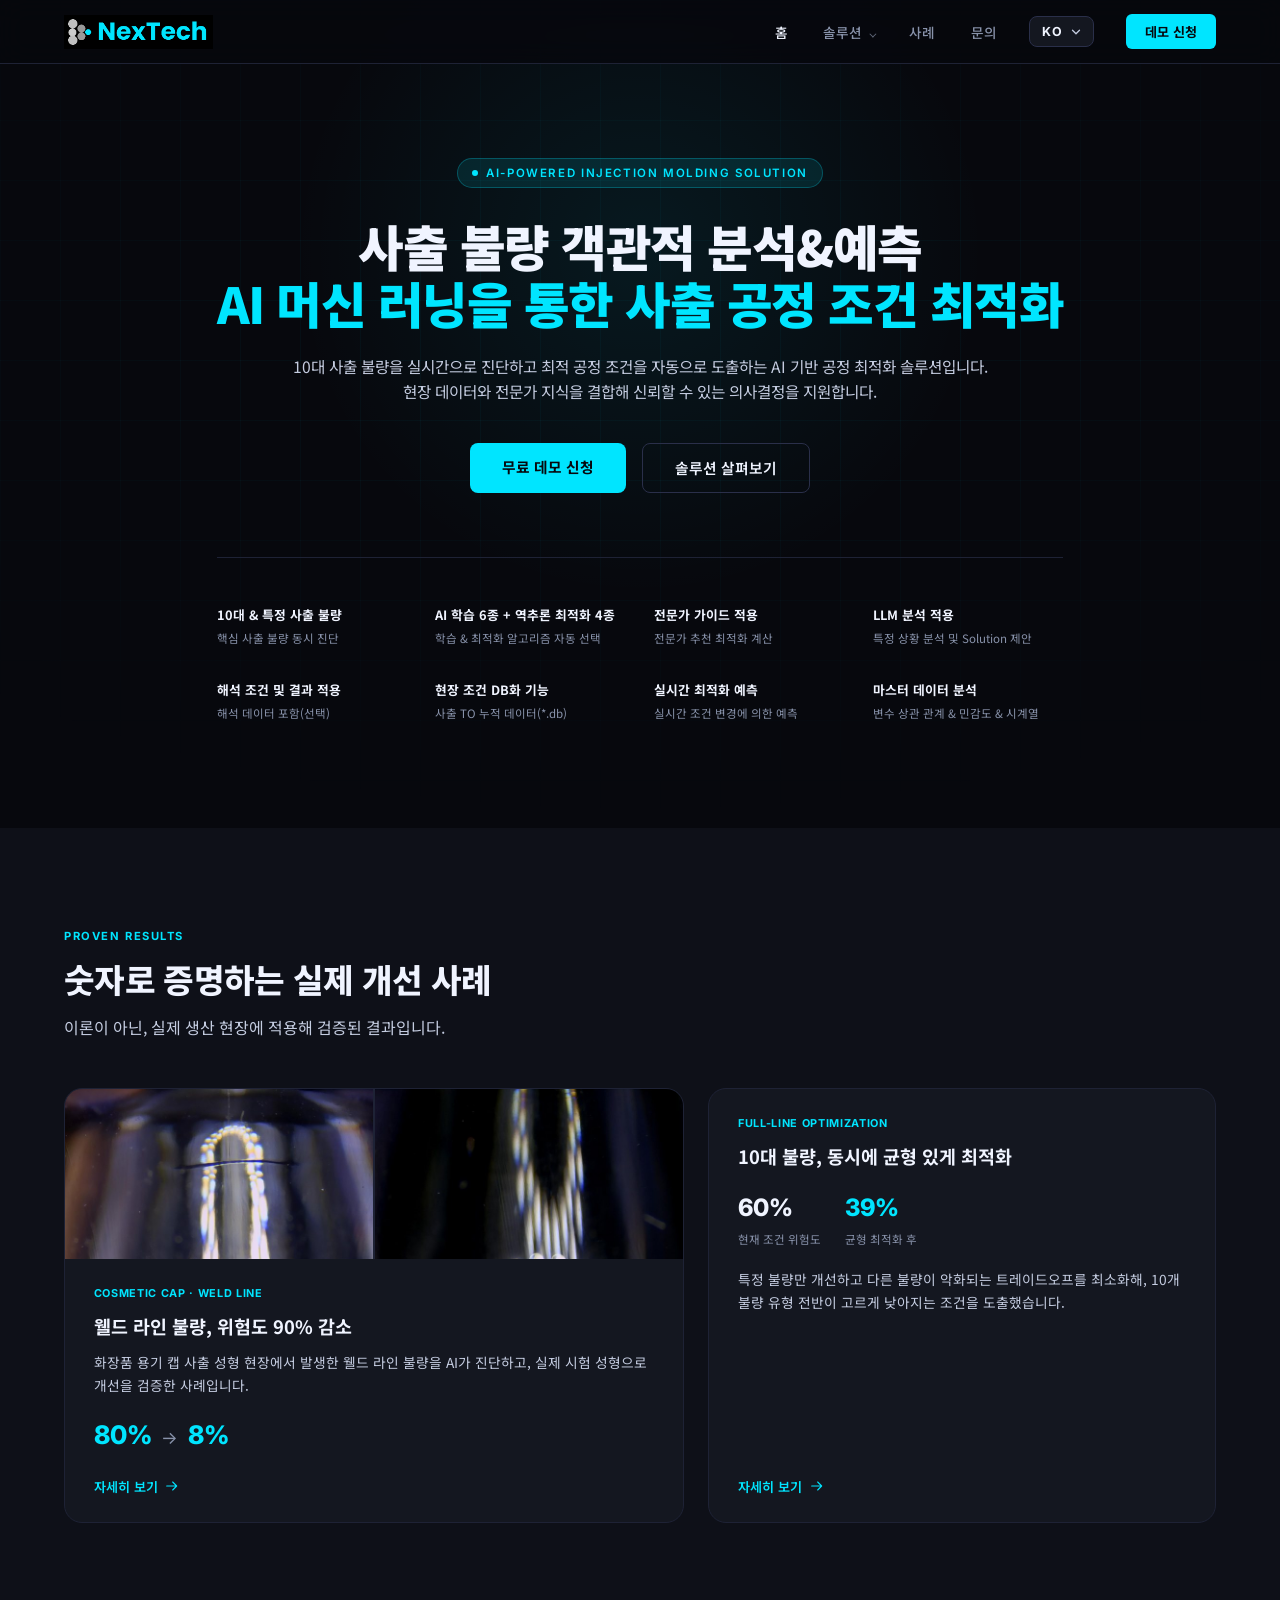
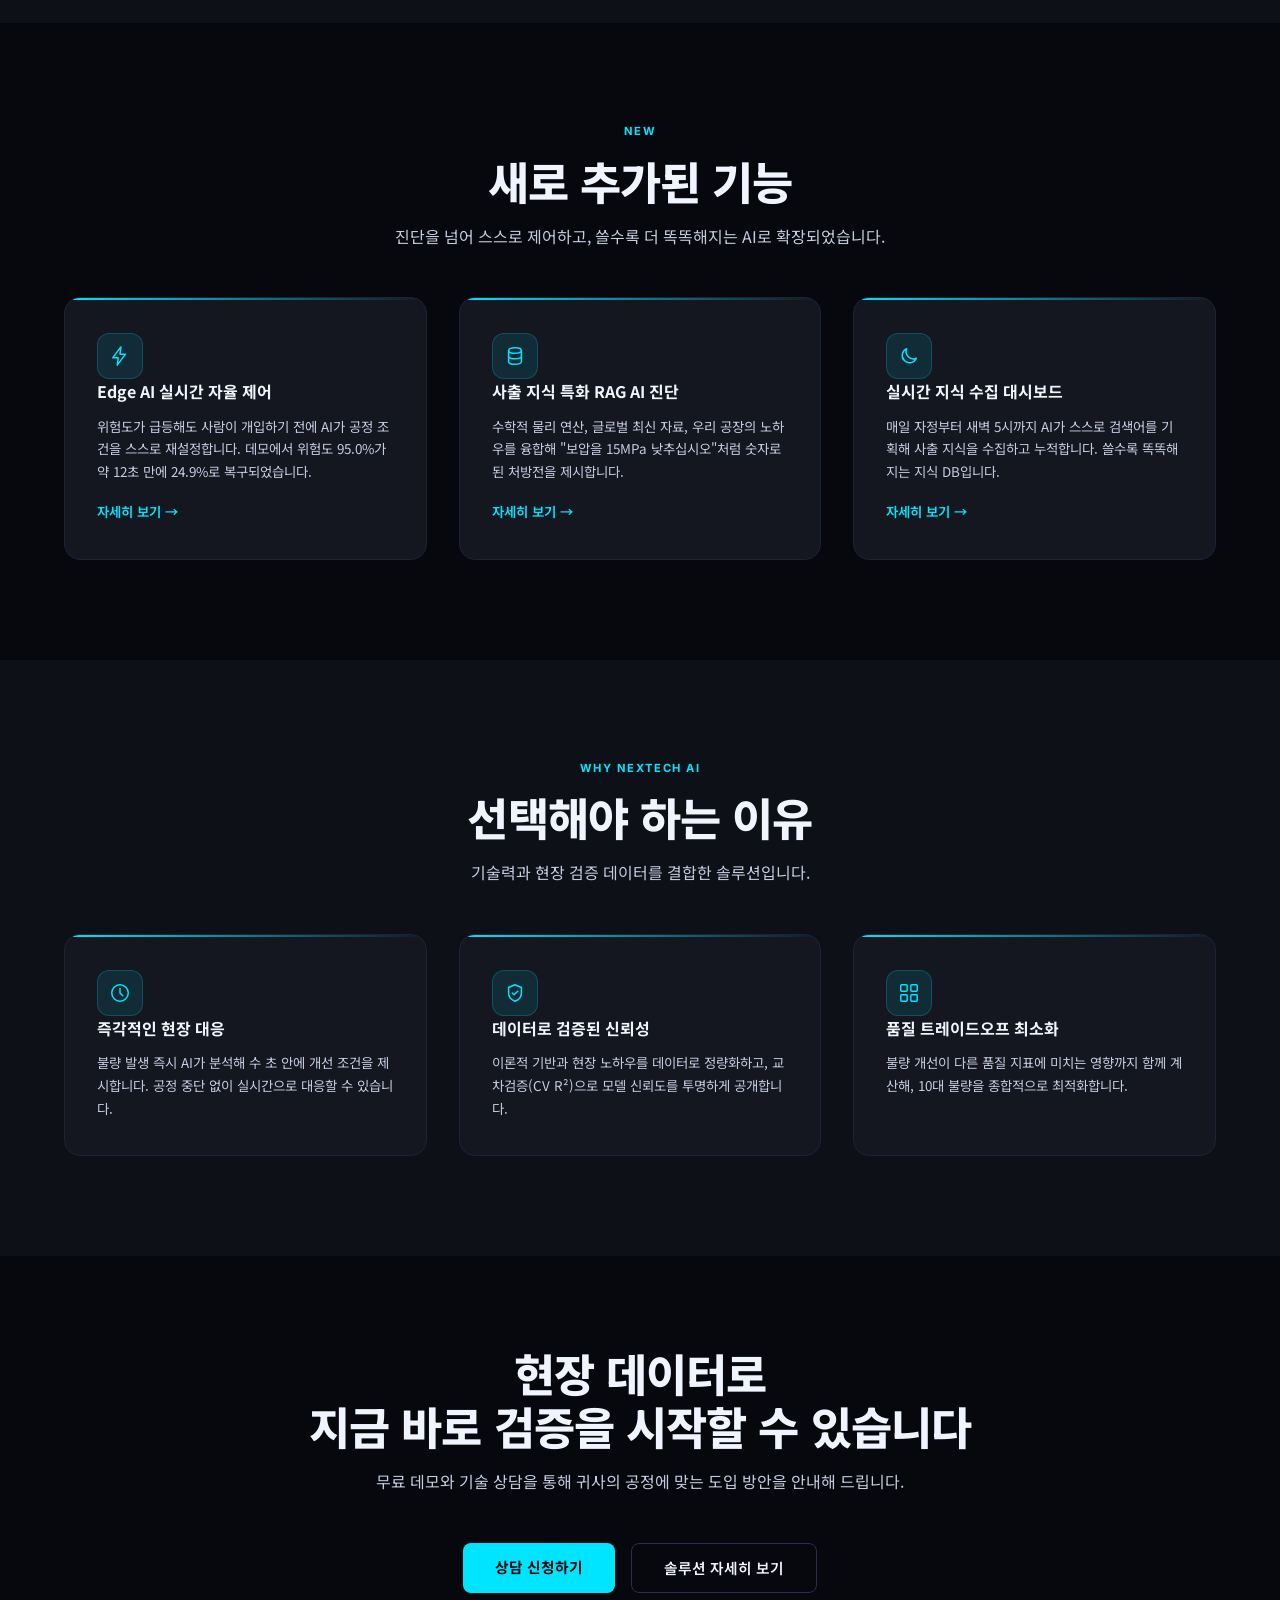
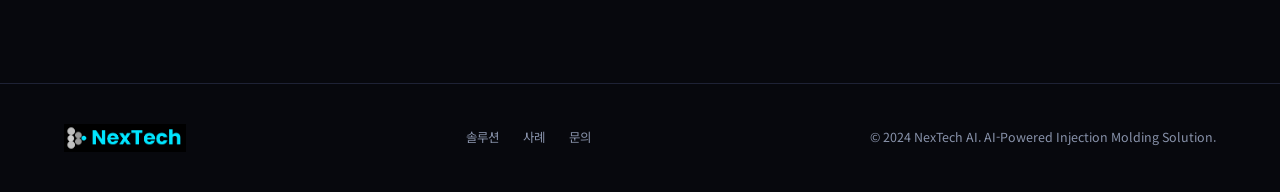
<file: index.html>
<!DOCTYPE html>
<html lang="ko">
<head>
<meta charset="UTF-8">
<meta name="viewport" content="width=device-width, initial-scale=1.0">
<title data-i18n="page-title">NexTech AI — 사출 AI 솔루션 | 통합 사출 불량 AI 진단·최적화</title>

<meta name="description" content="사출 AI 솔루션 NexTech AI — 10대 사출 불량(웰드라인, 싱크마크, 플래시, 미성형 등)을 AI가 실시간 진단하고 최적 공정 조건을 자동 도출합니다. 현장 전문가 노하우와 머신러닝을 결합한 사출 성형 불량 개선 솔루션.">
<meta name="keywords" content="사출 AI, 사출 불량, 사출 성형 AI, 웰드라인 개선, 싱크마크, 사출 공정 최적화, 머신러닝 품질관리, 스마트팩토리, 사출성형 불량 진단, NexTech AI">
<meta name="author" content="NexTech AI">
<link rel="canonical" href="https://nextech315.github.io/Injection-Molding-Solution/">
<meta property="og:type" content="website">
<meta property="og:site_name" content="NexTech AI">
<meta property="og:title" content="NexTech AI — 사출 AI 솔루션">
<meta property="og:description" content="10대 사출 불량을 실시간으로 진단하고, 최적 공정 조건을 자동으로 도출하는 AI 기반 사출 성형 최적화 솔루션.">
<meta property="og:url" content="https://nextech315.github.io/Injection-Molding-Solution/">
<meta property="og:locale" content="ko_KR">
<meta name="twitter:card" content="summary">
<meta name="twitter:title" content="NexTech AI — 사출 AI 솔루션">
<meta name="twitter:description" content="10대 사출 불량을 실시간으로 진단하고, 최적 공정 조건을 자동으로 도출하는 AI 기반 사출 성형 최적화 솔루션.">
<script type="application/ld+json">
{
  "@context": "https://schema.org",
  "@type": "SoftwareApplication",
  "name": "NexTech AI 사출 AI 솔루션",
  "applicationCategory": "BusinessApplication",
  "operatingSystem": "Web",
  "description": "10대 사출 불량을 실시간으로 진단하고 최적 공정 조건을 자동으로 도출하는 AI 기반 공정 최적화 솔루션.",
  "url": "https://nextech315.github.io/Injection-Molding-Solution/",
  "provider": { "@type": "Organization", "name": "NexTech AI", "email": "nextech315@gmail.com" },
  "inLanguage": ["ko", "en"]
}
</script>

<link rel="preconnect" href="https://fonts.googleapis.com">
<link href="https://fonts.googleapis.com/css2?family=Inter:wght@300;400;500;600;700;800;900&family=Noto+Sans+KR:wght@300;400;500;700;900&family=Noto+Sans+JP:wght@300;400;500;700;900&display=swap" rel="stylesheet">
<link rel="stylesheet" href="css/style.css?v=5">
<link rel="stylesheet" href="css/nav-extra.css?v=2">
</head>
<body>

<!-- NAV -->
<nav>
  <a href="index.html" class="nav-logo"><img src="images/logo/logo-nav.png" alt="NexTech"></a>
  <div class="nav-right">
    <ul class="nav-links">
      <li><a href="index.html" data-i18n="nav-home">홈</a></li>
      <li><a href="solution.html" data-i18n="nav-solution">솔루션</a></li>
      <li><a href="case.html" data-i18n="nav-case">사례</a></li>
      <li><a href="contact.html" data-i18n="nav-contact">문의</a></li>
    </ul>
    <div class="lang-select">
      <button type="button" class="lang-current" aria-haspopup="listbox" aria-expanded="false" aria-label="Language"><span class="lang-current-code">KO</span><svg class="lang-chev" viewBox="0 0 24 24" aria-hidden="true"><path d="M6 9l6 6 6-6"/></svg></button>
      <div class="lang-menu" role="listbox" aria-label="Language">
        <button type="button" class="lang-btn active" data-lang-btn="ko" role="option">KO</button>
        <button type="button" class="lang-btn" data-lang-btn="en" role="option">EN</button>
        <button type="button" class="lang-btn" data-lang-btn="ja" role="option">JA</button>
      </div>
    </div>
    <a href="contact.html" class="nav-cta" data-i18n="nav-cta">데모 신청</a>
  </div>
  <button type="button" class="nav-toggle" aria-label="메뉴 열기" aria-expanded="false">
    <svg class="icon" viewBox="0 0 24 24"><path d="M3 6h18M3 12h18M3 18h18"/></svg>
  </button>
</nav>
<div class="mobile-menu">
  <a href="index.html" data-i18n="nav-home">홈</a>
  <a href="solution.html" data-i18n="nav-solution">솔루션</a>
  <a href="case.html" data-i18n="nav-case">사례</a>
  <a href="contact.html" data-i18n="nav-contact">문의</a>
  <div class="lang-select">
    <button type="button" class="lang-current" aria-haspopup="listbox" aria-expanded="false" aria-label="Language"><span class="lang-current-code">KO</span><svg class="lang-chev" viewBox="0 0 24 24" aria-hidden="true"><path d="M6 9l6 6 6-6"/></svg></button>
    <div class="lang-menu" role="listbox" aria-label="Language">
      <button type="button" class="lang-btn active" data-lang-btn="ko" role="option">KO</button>
      <button type="button" class="lang-btn" data-lang-btn="en" role="option">EN</button>
      <button type="button" class="lang-btn" data-lang-btn="ja" role="option">JA</button>
    </div>
  </div>
  <a href="contact.html" class="nav-cta" data-i18n="nav-cta">데모 신청</a>
</div>

<!-- HERO -->
<section id="hero">
  <div class="hero-grid"></div>
  <div class="hero-glow"></div>
  <div class="hero-inner">
    <div class="hero-eyebrow">AI-Powered Injection Molding Solution</div>
    <h1 class="hero-title hero-title-sm" data-i18n="hero-title">
      사출 불량 객관적 분석&amp;예측<br>
      <em>AI 머신 러닝을 통한 사출 공정 조건 최적화</em>
    </h1>
    <p class="hero-sub hero-sub-wide" data-i18n="hero-sub">
      10대 사출 불량을 실시간으로 진단하고 최적 공정 조건을 자동으로 도출하는 AI 기반 공정 최적화 솔루션입니다.<br>
      현장 데이터와 전문가 지식을 결합해 신뢰할 수 있는 의사결정을 지원합니다.
    </p>
    <div class="hero-actions">
      <a href="contact.html" class="btn-primary" data-i18n="hero-btn-primary">무료 데모 신청</a>
      <a href="solution.html" class="btn-outline" data-i18n="hero-btn-outline">솔루션 살펴보기</a>
    </div>
    <div class="hero-features-grid">
      <div class="hero-feature-item">
        <div class="main" data-i18n="hf1-main">10대 & 특정 사출 불량</div>
        <div class="sub" data-i18n="hf1-sub">핵심 사출 불량 동시 진단</div>
      </div>
      <div class="hero-feature-item">
        <div class="main" data-i18n="hf2-main">AI 학습 6종 + 역추론 최적화 4종</div>
        <div class="sub" data-i18n="hf2-sub">학습 & 최적화 알고리즘 자동 선택</div>
      </div>
      <div class="hero-feature-item">
        <div class="main" data-i18n="hf3-main">전문가 가이드 적용</div>
        <div class="sub" data-i18n="hf3-sub">전문가 추천 최적화 계산</div>
      </div>
      <div class="hero-feature-item">
        <div class="main" data-i18n="hf4-main">LLM 분석 적용</div>
        <div class="sub" data-i18n="hf4-sub">특정 상황 분석 및 Solution 제안</div>
      </div>
      <div class="hero-feature-item">
        <div class="main" data-i18n="hf5-main">해석 조건 및 결과 적용</div>
        <div class="sub" data-i18n="hf5-sub">해석 데이터 포함(선택)</div>
      </div>
      <div class="hero-feature-item">
        <div class="main" data-i18n="hf6-main">현장 조건 DB화 기능</div>
        <div class="sub" data-i18n="hf6-sub">사출 TO 누적 데이터(*.db)</div>
      </div>
      <div class="hero-feature-item">
        <div class="main" data-i18n="hf7-main">실시간 최적화 예측</div>
        <div class="sub" data-i18n="hf7-sub">실시간 조건 변경에 의한 예측</div>
      </div>
      <div class="hero-feature-item">
        <div class="main" data-i18n="hf8-main">마스터 데이터 분석</div>
        <div class="sub" data-i18n="hf8-sub">변수 상관 관계 & 민감도 & 시계열</div>
      </div>
    </div>
  </div>
</section>

<!-- CASE HIGHLIGHT (사례 우선 배치) -->
<section id="case-highlight">
  <div class="reveal">
    <span class="section-tag">Proven Results</span>
    <h2 class="section-title title-oneline" data-i18n="hl-title">숫자로 증명하는 실제 개선 사례</h2>
    <p class="section-sub" data-i18n="hl-sub">이론이 아닌, 실제 생산 현장에 적용해 검증된 결과입니다.</p>
  </div>
  <div class="highlight-grid reveal">
    <a href="case.html#case" class="highlight-card">
      <div class="highlight-photos">
        <img src="images/case/transparent-before.jpg" alt="개선 전 화장품 캡 웰드 라인 불량" data-i18n-alt="hl-img1-alt">
        <img src="images/case/transparent-after.jpg" alt="개선 후 화장품 캡 웰드 라인 불량 해소" data-i18n-alt="hl-img2-alt">
      </div>
      <div class="highlight-body">
        <div class="highlight-tag">Cosmetic Cap · Weld Line</div>
        <h3 data-i18n="hl-card1-title">웰드 라인 불량, 위험도 90% 감소</h3>
        <p data-i18n="hl-card1-p">화장품 용기 캡 사출 성형 현장에서 발생한 웰드 라인 불량을 AI가 진단하고, 실제 시험 성형으로 개선을 검증한 사례입니다.</p>
        <div class="highlight-result">
          <span class="num accent">80%</span>
          <span class="arrow">→</span>
          <span class="num accent">8%</span>
        </div>
        <div class="highlight-link">
          <span data-i18n="hl-link">자세히 보기</span>
          <svg class="icon" viewBox="0 0 24 24" style="width:16px;height:16px"><path d="M4 12h15M13 6l6 6-6 6"/></svg>
        </div>
      </div>
    </a>
    <a href="case.html#multicase" class="highlight-card compact">
      <div class="highlight-body">
        <div class="highlight-tag">Full-Line Optimization</div>
        <h3 data-i18n="hl-card2-title">10대 불량, 동시에 균형 있게 최적화</h3>
        <div class="highlight-metric-row">
          <div class="highlight-metric">
            <div class="num">60%</div>
            <div class="lbl" data-i18n="hl-card2-m1">현재 조건 위험도</div>
          </div>
          <div class="highlight-metric">
            <div class="num accent">39%</div>
            <div class="lbl" data-i18n="hl-card2-m2">균형 최적화 후</div>
          </div>
        </div>
        <p data-i18n="hl-card2-p">특정 불량만 개선하고 다른 불량이 악화되는 트레이드오프를 최소화해, 10개 불량 유형 전반이 고르게 낮아지는 조건을 도출했습니다.</p>
        <div class="highlight-link">
          <span data-i18n="hl-link">자세히 보기</span>
          <svg class="icon" viewBox="0 0 24 24" style="width:16px;height:16px"><path d="M4 12h15M13 6l6 6-6 6"/></svg>
        </div>
      </div>
    </a>
  </div>
</section>

<!-- NEW FEATURES -->
<section id="new-features">
  <div class="reveal centered">
    <span class="section-tag">New</span>
    <h2 class="section-title" data-i18n="new-title">새로 추가된 기능</h2>
    <p class="section-sub" data-i18n="new-sub">진단을 넘어 스스로 제어하고, 쓸수록 더 똑똑해지는 AI로 확장되었습니다.</p>
  </div>
  <div class="adv-grid reveal">
    <div class="adv-card">
      <div class="icon-wrap">
        <svg class="icon" viewBox="0 0 24 24"><path d="M13 2 4 14h6l-1 8 9-12h-6l1-8z"/></svg>
      </div>
      <h3 data-i18n="new1-h3">Edge AI 실시간 자율 제어</h3>
      <p data-i18n="new1-p">위험도가 급등해도 사람이 개입하기 전에 AI가 공정 조건을 스스로 재설정합니다. 데모에서 위험도 95.0%가 약 12초 만에 24.9%로 복구되었습니다.</p>
      <a href="solution.html#edge-ai" style="display:inline-block; margin-top:1.1rem; color:var(--cyan); font-size:0.84rem; font-weight:600; text-decoration:none" data-i18n="new-more">자세히 보기 →</a>
    </div>
    <div class="adv-card">
      <div class="icon-wrap">
        <svg class="icon" viewBox="0 0 24 24"><ellipse cx="12" cy="6" rx="7" ry="3"/><path d="M5 6v6c0 1.7 3.1 3 7 3s7-1.3 7-3V6M5 12v6c0 1.7 3.1 3 7 3s7-1.3 7-3v-6"/></svg>
      </div>
      <h3 data-i18n="new2-h3">사출 지식 특화 RAG AI 진단</h3>
      <p data-i18n="new2-p">수학적 물리 연산, 글로벌 최신 자료, 우리 공장의 노하우를 융합해 "보압을 15MPa 낮추십시오"처럼 숫자로 된 처방전을 제시합니다.</p>
      <a href="solution.html#rag-diagnosis" style="display:inline-block; margin-top:1.1rem; color:var(--cyan); font-size:0.84rem; font-weight:600; text-decoration:none" data-i18n="new-more2">자세히 보기 →</a>
    </div>
    <div class="adv-card">
      <div class="icon-wrap">
        <svg class="icon" viewBox="0 0 24 24"><path d="M20 14.5A8 8 0 0 1 9.5 4a8 8 0 1 0 10.5 10.5z"/></svg>
      </div>
      <h3 data-i18n="new3-h3">실시간 지식 수집 대시보드</h3>
      <p data-i18n="new3-p">매일 자정부터 새벽 5시까지 AI가 스스로 검색어를 기획해 사출 지식을 수집하고 누적합니다. 쓸수록 똑똑해지는 지식 DB입니다.</p>
      <a href="solution.html#rag-collect" style="display:inline-block; margin-top:1.1rem; color:var(--cyan); font-size:0.84rem; font-weight:600; text-decoration:none" data-i18n="new-more3">자세히 보기 →</a>
    </div>
  </div>
</section>

<!-- WHY (condensed) -->
<section id="why" style="background:var(--surface)">
  <div class="reveal centered">
    <span class="section-tag">Why NexTech AI</span>
    <h2 class="section-title" data-i18n="why-title">선택해야 하는 이유</h2>
    <p class="section-sub" data-i18n="why-sub">기술력과 현장 검증 데이터를 결합한 솔루션입니다.</p>
  </div>
  <div class="adv-grid reveal">
    <div class="adv-card">
      <div class="icon-wrap">
        <svg class="icon" viewBox="0 0 24 24"><circle cx="12" cy="12" r="9"/><path d="M12 7v5l3 3"/></svg>
      </div>
      <h3 data-i18n="why1-h3">즉각적인 현장 대응</h3>
      <p data-i18n="why1-p">불량 발생 즉시 AI가 분석해 수 초 안에 개선 조건을 제시합니다. 공정 중단 없이 실시간으로 대응할 수 있습니다.</p>
    </div>
    <div class="adv-card">
      <div class="icon-wrap">
        <svg class="icon" viewBox="0 0 24 24"><path d="M12 3l7 3v6c0 4.5-3 7.5-7 9-4-1.5-7-4.5-7-9V6z"/><path d="M9 12l2 2 4-4"/></svg>
      </div>
      <h3 data-i18n="why2-h3">데이터로 검증된 신뢰성</h3>
      <p data-i18n="why2-p">이론적 기반과 현장 노하우를 데이터로 정량화하고, 교차검증(CV R²)으로 모델 신뢰도를 투명하게 공개합니다.</p>
    </div>
    <div class="adv-card">
      <div class="icon-wrap">
        <svg class="icon" viewBox="0 0 24 24"><rect x="3" y="3" width="7" height="7" rx="1"/><rect x="14" y="3" width="7" height="7" rx="1"/><rect x="3" y="14" width="7" height="7" rx="1"/><rect x="14" y="14" width="7" height="7" rx="1"/></svg>
      </div>
      <h3 data-i18n="why3-h3">품질 트레이드오프 최소화</h3>
      <p data-i18n="why3-p">불량 개선이 다른 품질 지표에 미치는 영향까지 함께 계산해, 10대 불량을 종합적으로 최적화합니다.</p>
    </div>
  </div>
</section>

<!-- CONTACT BANNER -->
<section id="cta-banner" style="text-align:center; padding:90px 5vw;">
  <div class="reveal">
    <h2 class="section-title" data-i18n="cta-title">현장 데이터로<br>지금 바로 검증을 시작할 수 있습니다</h2>
    <p class="section-sub" style="margin-left:auto;margin-right:auto" data-i18n="cta-sub">무료 데모와 기술 상담을 통해 귀사의 공정에 맞는 도입 방안을 안내해 드립니다.</p>
    <div class="hero-actions" style="justify-content:center">
      <a href="contact.html" class="btn-primary" data-i18n="cta-btn1">상담 신청하기</a>
      <a href="solution.html" class="btn-outline" data-i18n="cta-btn2">솔루션 자세히 보기</a>
    </div>
  </div>
</section>

<!-- FOOTER -->
<footer>
  <a href="index.html" class="footer-logo"><img src="images/logo/logo-nav.png" alt="NexTech"></a>
  <div class="footer-links">
    <a href="solution.html" data-i18n="nav-solution">솔루션</a>
    <a href="case.html" data-i18n="nav-case">사례</a>
    <a href="contact.html" data-i18n="nav-contact">문의</a>
  </div>
  <span>© 2024 NexTech AI. AI-Powered Injection Molding Solution.</span>
</footer>

<script>
const PAGE_EN = {
  "page-title": "NexTech AI — Integrated Injection Defect AI Solution",
  "nav-home": "Home",
  "nav-solution": "Solution",
  "nav-case": "Case Studies",
  "nav-contact": "Contact",
  "nav-cta": "Request Demo",
  "hero-title": "Objective Analysis &amp; Prediction of Injection Defects<br>\n      <em>AI Machine Learning-Based Injection Process Optimization</em>",
  "hero-sub": "An AI-driven process optimization solution that diagnoses the top 10 injection molding defects in real time and automatically derives optimal process conditions.<br>\n      Combines field data with expert knowledge to support reliable decision-making.",
  "hero-btn-primary": "Request Free Demo",
  "hero-btn-outline": "Explore the Solution",
  "hero-stat1-unit": "",
  "hero-stat1-label": "Core defects diagnosed at once",
  "hero-stat2-unit": "",
  "hero-stat2-label": "AI algorithms auto-selected",
  "hero-stat3-unit": "s",
  "hero-stat3-label": "Time to optimal process",
  "hero-stat4-label": "Korean & English supported",
  "hf1-main": "Top 10 &amp; Specific Injection Defects",
  "hf1-sub": "Core defects diagnosed simultaneously",
  "hf2-main": "6 Learning Models + 4 Inverse Optimizers",
  "hf2-sub": "Learning &amp; optimization algorithms auto-selected",
  "hf3-main": "Expert Guidance Applied",
  "hf3-sub": "Expert-recommended optimal calculation",
  "hf4-main": "LLM Analysis Applied",
  "hf4-sub": "Situation-specific analysis and solution proposal",
  "hf5-main": "CAE Conditions &amp; Results Integration",
  "hf5-sub": "CAE simulation data included (optional)",
  "hf6-main": "Field Condition DB Function",
  "hf6-sub": "Accumulated injection TO data (*.db)",
  "hf7-main": "Real-Time Optimization Prediction",
  "hf7-sub": "Prediction based on real-time condition changes",
  "hf8-main": "Master Data Analysis",
  "hf8-sub": "Variable correlation &amp; sensitivity &amp; time series",
  "hl-title": "Results Proven in Numbers",
  "hl-sub": "Not theory &mdash; outcomes verified on the actual production floor.",
  "hl-img1-alt": "Before: cosmetic cap with weld line defect",
  "hl-img2-alt": "After: cosmetic cap weld line defect resolved",
  "hl-card1-title": "Weld Line Risk Cut by 90%",
  "hl-card1-p": "AI diagnosed a weld line defect on a cosmetic cap injection line, and the improvement was verified through actual trial molding.",
  "hl-card2-title": "All 10 Defects Optimized Together, in Balance",
  "hl-card2-m1": "Current condition risk",
  "hl-card2-m2": "After balanced optimization",
  "hl-card2-p": "Minimizes the trade-off where fixing one defect worsens another, arriving at conditions where all 10 defect types decrease evenly.",
  "hl-link": "View Details",
  "why-title": "Why Choose NexTech AI",
  "why-sub": "A solution built by combining technical expertise with field-verified data.",
  "why1-h3": "Immediate On-Site Response",
  "why1-p": "The moment a defect occurs, AI analyzes it and proposes improved conditions within seconds &mdash; enabling real-time response without stopping production.",
  "why2-h3": "Reliability Backed by Data",
  "why2-p": "Quantifies theoretical foundations and field know-how as data, transparently disclosing model reliability through cross-validation (CV R&sup2;).",
  "why3-h3": "Minimized Quality Trade-Offs",
  "why3-p": "Calculates how improving one defect affects other quality metrics, comprehensively optimizing across all 10 defect types.",
  "new-title": "New Features",
  "new-sub": "Now going beyond diagnosis &mdash; AI that controls on its own and gets smarter the more you use it.",
  "new1-h3": "Edge AI Real-Time Autonomous Control",
  "new1-p": "Even when risk spikes, AI resets the process conditions on its own before a human has to step in. In the demo, risk of 95.0% was brought back to 24.9% in about 12 seconds.",
  "new-more": "Learn more &rarr;",
  "new2-h3": "Knowledge-RAG AI Diagnosis for Injection Molding",
  "new2-p": "It fuses physics-based calculation, the latest global research, and your plant&rsquo;s own know-how to prescribe in numbers &mdash; like &ldquo;lower the packing pressure by 15 MPa.&rdquo;",
  "new-more2": "Learn more &rarr;",
  "new3-h3": "Real-Time Knowledge Collection Dashboard",
  "new3-p": "From midnight to 5 a.m. every day, AI plans its own search queries to collect and accumulate injection molding knowledge &mdash; a knowledge DB that gets smarter the more it is used.",
  "new-more3": "Learn more &rarr;",
  "cta-title": "Start Verification Right Now<br>With Your Field Data",
  "cta-sub": "We'll guide you through a deployment plan tailored to your process via a free demo and technical consultation.",
  "cta-btn1": "Request a Consultation",
  "cta-btn2": "Explore the Solution"
};
const PAGE_JA = {
  "page-title": "NexTech AI — 射出成形不良 統合AIソリューション",
  "nav-home": "ホーム",
  "nav-solution": "ソリューション",
  "nav-case": "導入事例",
  "nav-contact": "お問い合わせ",
  "nav-cta": "デモ申込",
  "hero-title": "射出成形不良を客観的に分析・予測<br>\n      <em>AI機械学習による射出成形条件の最適化</em>",
  "hero-sub": "射出成形の10大不良をリアルタイムで診断し、最適な成形条件を自動で導き出すAIベースの工程最適化ソリューションです。<br>\n      現場データと専門家の知見を組み合わせ、信頼できる意思決定を支援します。",
  "hero-btn-primary": "無料デモを申し込む",
  "hero-btn-outline": "ソリューションを見る",
  "hf1-main": "10大不良 &amp; 特定の射出成形不良",
  "hf1-sub": "主要不良を同時に診断",
  "hf2-main": "学習モデル6種 + 逆最適化4種",
  "hf2-sub": "学習・最適化アルゴリズムを自動選択",
  "hf3-main": "専門家ガイドを反映",
  "hf3-sub": "専門家の推奨を反映した最適計算",
  "hf4-main": "LLM分析を適用",
  "hf4-sub": "状況に応じた分析と解決策の提案",
  "hf5-main": "CAE条件・結果の統合",
  "hf5-sub": "CAEシミュレーションデータを含む(任意)",
  "hf6-main": "現場条件DB機能",
  "hf6-sub": "射出成形トライ(T/O)データの蓄積 (*.db)",
  "hf7-main": "リアルタイム最適化予測",
  "hf7-sub": "条件変更に応じたリアルタイム予測",
  "hf8-main": "マスターデータ分析",
  "hf8-sub": "変数の相関・感度・時系列",
  "hl-title": "数字で証明された成果",
  "hl-sub": "理論ではなく、実際の生産現場で検証した結果です。",
  "hl-img1-alt": "改善前：ウェルドライン不良が発生した化粧品キャップ",
  "hl-img2-alt": "改善後：ウェルドライン不良が解消された化粧品キャップ",
  "hl-card1-title": "ウェルドラインのリスクを90%低減",
  "hl-card1-p": "化粧品キャップの射出成形ラインで発生したウェルドライン不良をAIが診断し、実際の試し打ちで改善効果を確認しました。",
  "hl-card2-title": "10大不良をバランスよく同時最適化",
  "hl-card2-m1": "現在条件のリスク",
  "hl-card2-m2": "バランス最適化後",
  "hl-card2-p": "ある不良を改善すると別の不良が悪化するトレードオフを最小限に抑え、10種類の不良すべてが均等に下がる条件を導き出します。",
  "hl-link": "詳しく見る",
  "why-title": "NexTech AIが選ばれる理由",
  "why-sub": "技術的な専門性と現場で検証されたデータを組み合わせて作ったソリューションです。",
  "why1-h3": "現場で即時対応",
  "why1-p": "不良が発生した瞬間にAIが分析し、数秒で改善条件を提案します。生産を止めずにリアルタイムで対応できます。",
  "why2-h3": "データに裏付けられた信頼性",
  "why2-p": "理論的な根拠と現場のノウハウをデータとして定量化し、交差検証(CV R&sup2;)によってモデルの信頼性を透明に開示します。",
  "why3-h3": "品質トレードオフを最小化",
  "why3-p": "ある不良の改善がほかの品質指標にどう影響するかを計算し、10種類の不良全体で総合的に最適化します。",
  "new-title": "新機能",
  "new-sub": "診断にとどまらず、自ら制御し、使うほど賢くなるAIへ。",
  "new1-h3": "Edge AI リアルタイム自律制御",
  "new1-p": "リスクが急上昇しても、人が介入する前にAIが自ら成形条件を再設定します。デモでは95.0%のリスクを約12秒で24.9%まで戻しました。",
  "new-more": "詳しく見る &rarr;",
  "new2-h3": "射出成形特化 ナレッジRAG AI診断",
  "new2-p": "物理ベースの計算、世界の最新研究、自社工場のノウハウを融合し、「保圧を15 MPa下げる」といった数値で処方します。",
  "new-more2": "詳しく見る &rarr;",
  "new3-h3": "リアルタイム知識収集ダッシュボード",
  "new3-p": "毎日深夜0時から午前5時まで、AIが自ら検索クエリを立てて射出成形の知識を収集・蓄積します。使うほど賢くなる知識DBです。",
  "new-more3": "詳しく見る &rarr;",
  "cta-title": "現場データで<br>今すぐ検証を始めましょう",
  "cta-sub": "無料デモと技術相談を通じて、お客様の工程に合わせた導入プランをご案内します。",
  "cta-btn1": "相談を申し込む",
  "cta-btn2": "ソリューションを見る"
};
</script>
<script src="js/main.js?v=3"></script>
<script src="js/nav-extra.js?v=2"></script>
</body>
</html>
</file>
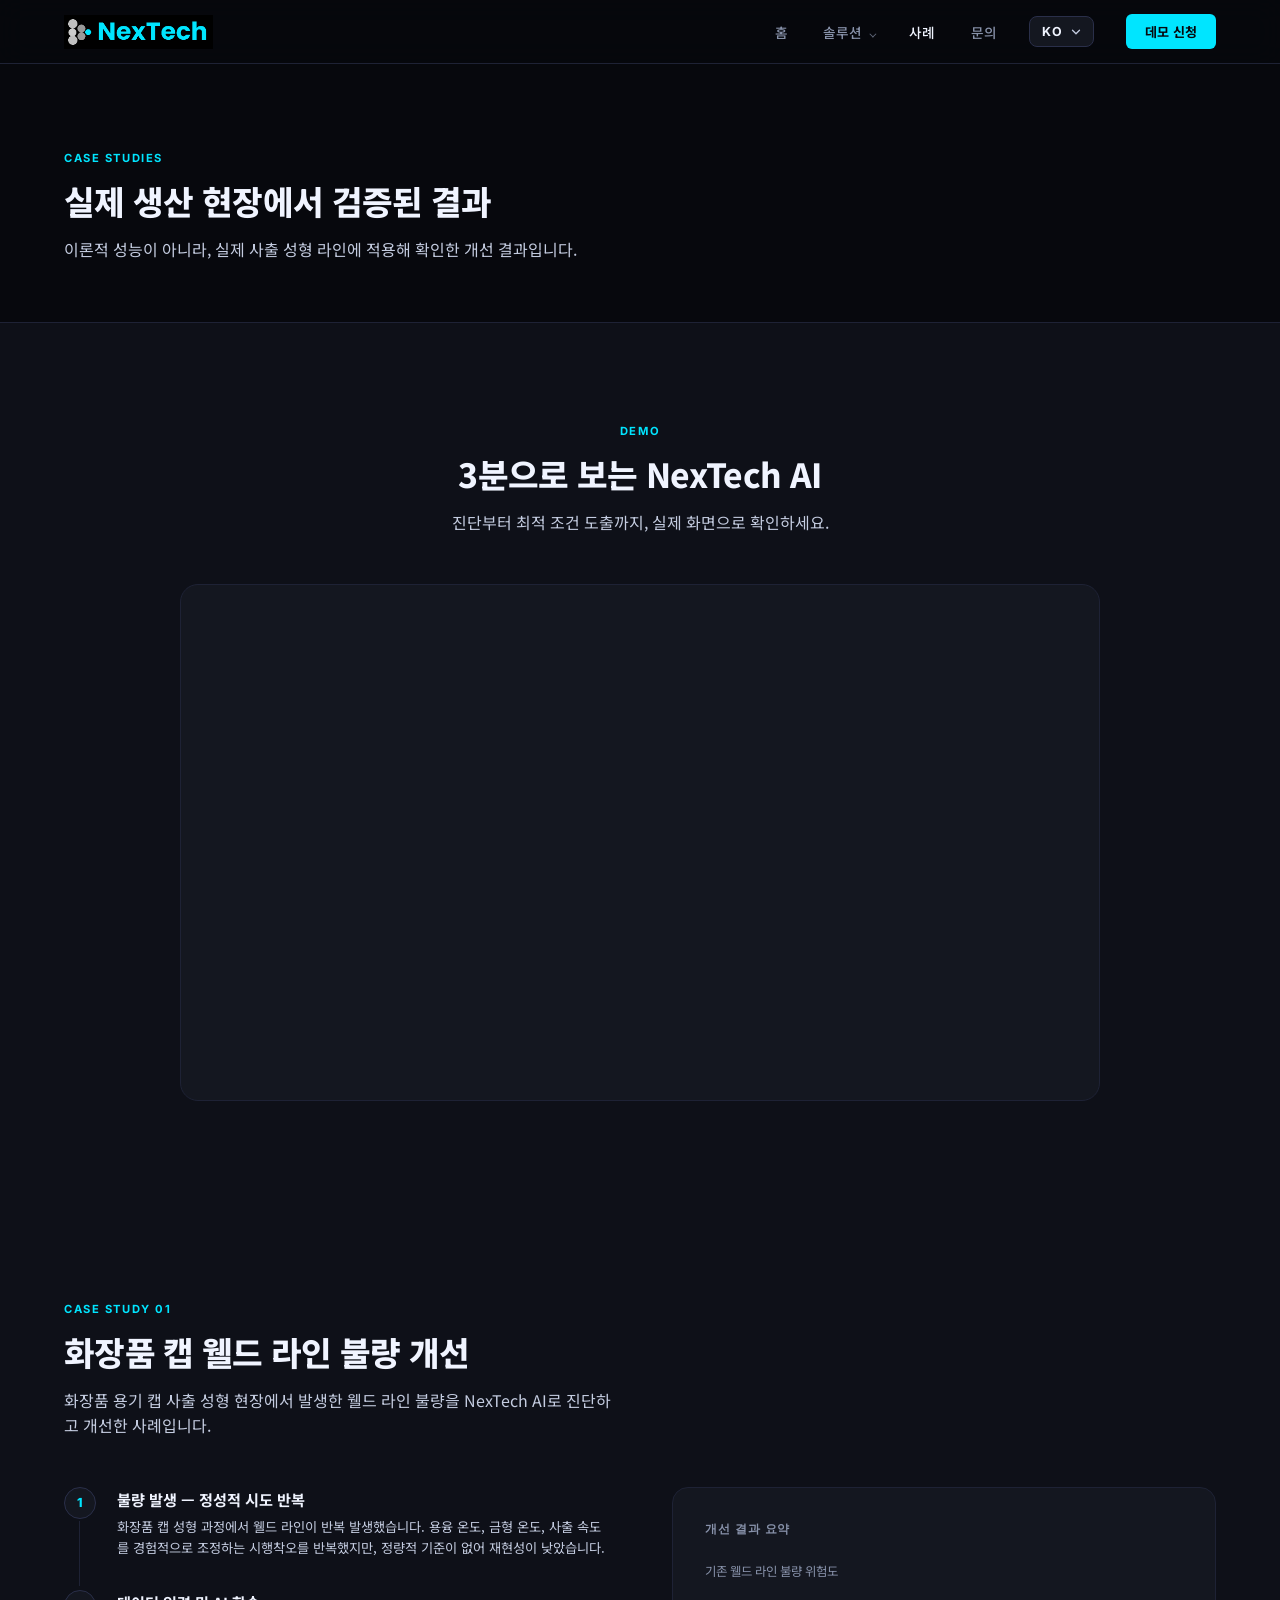
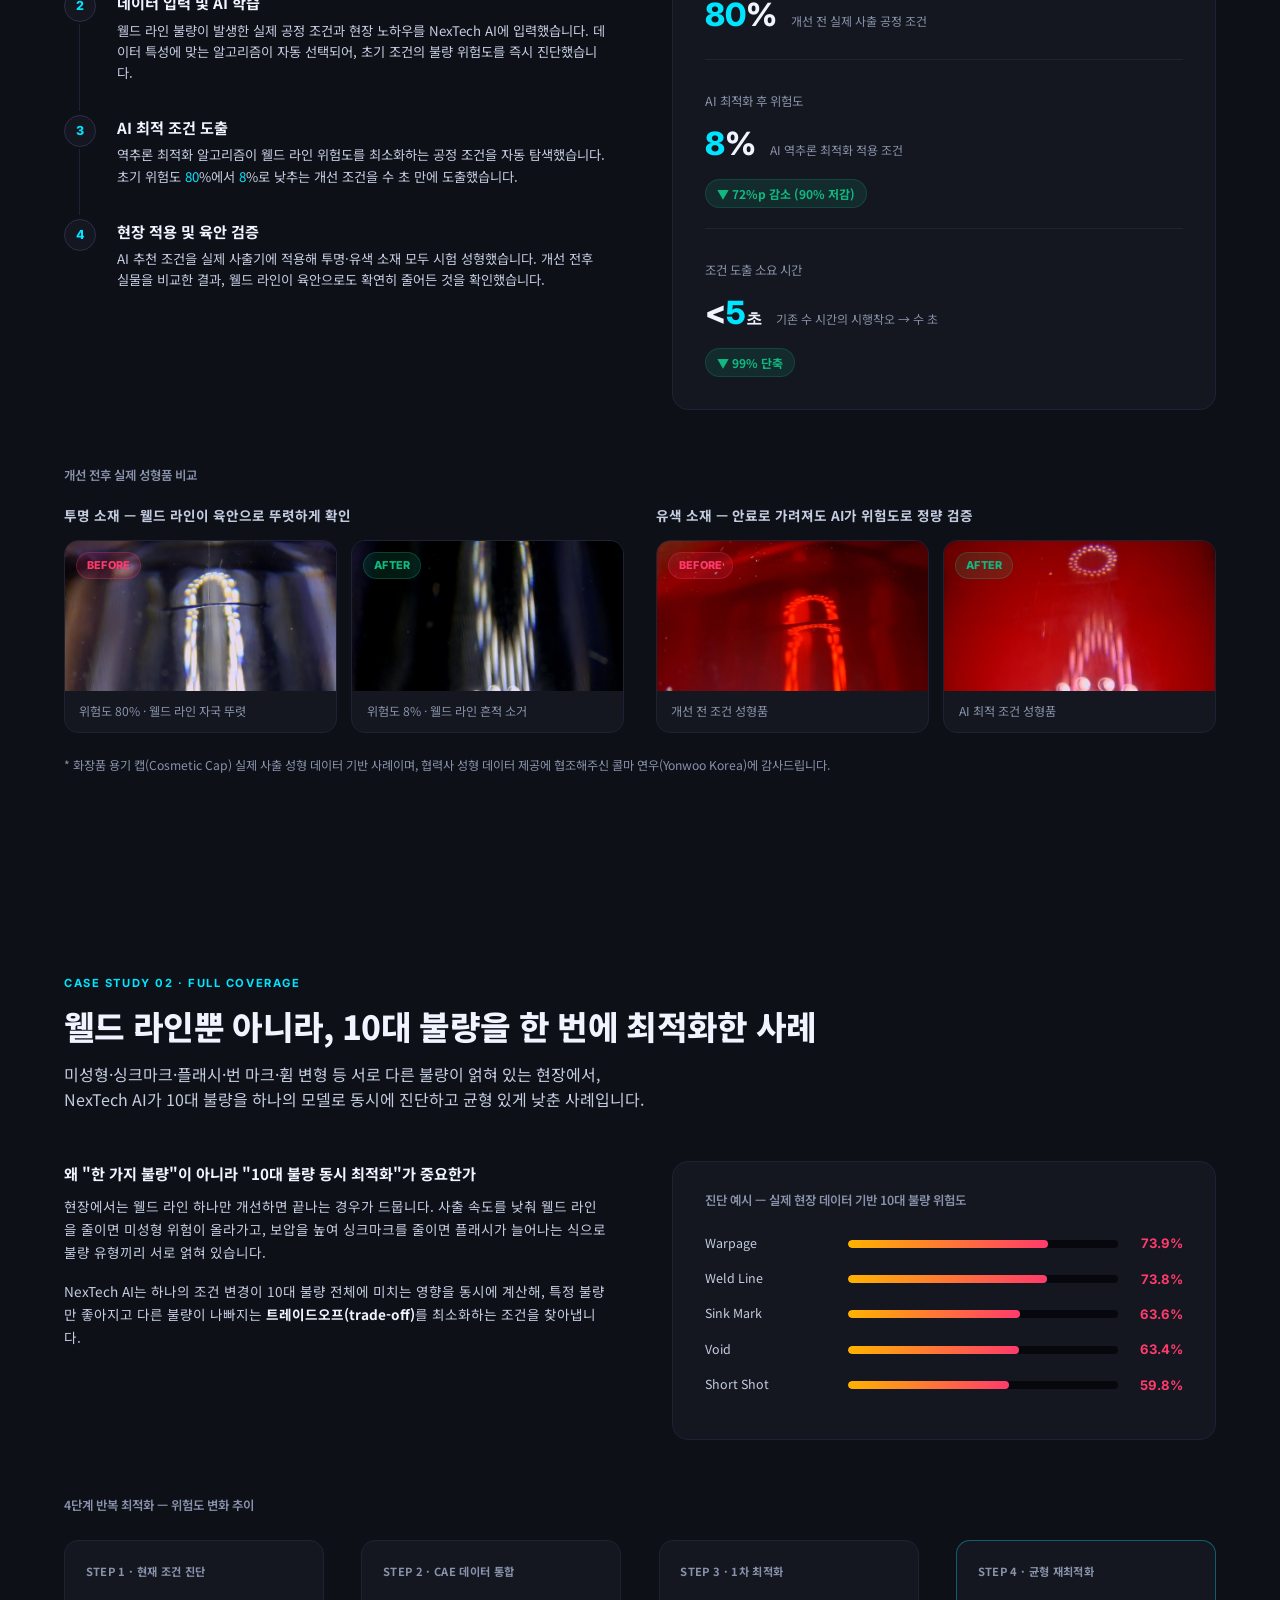
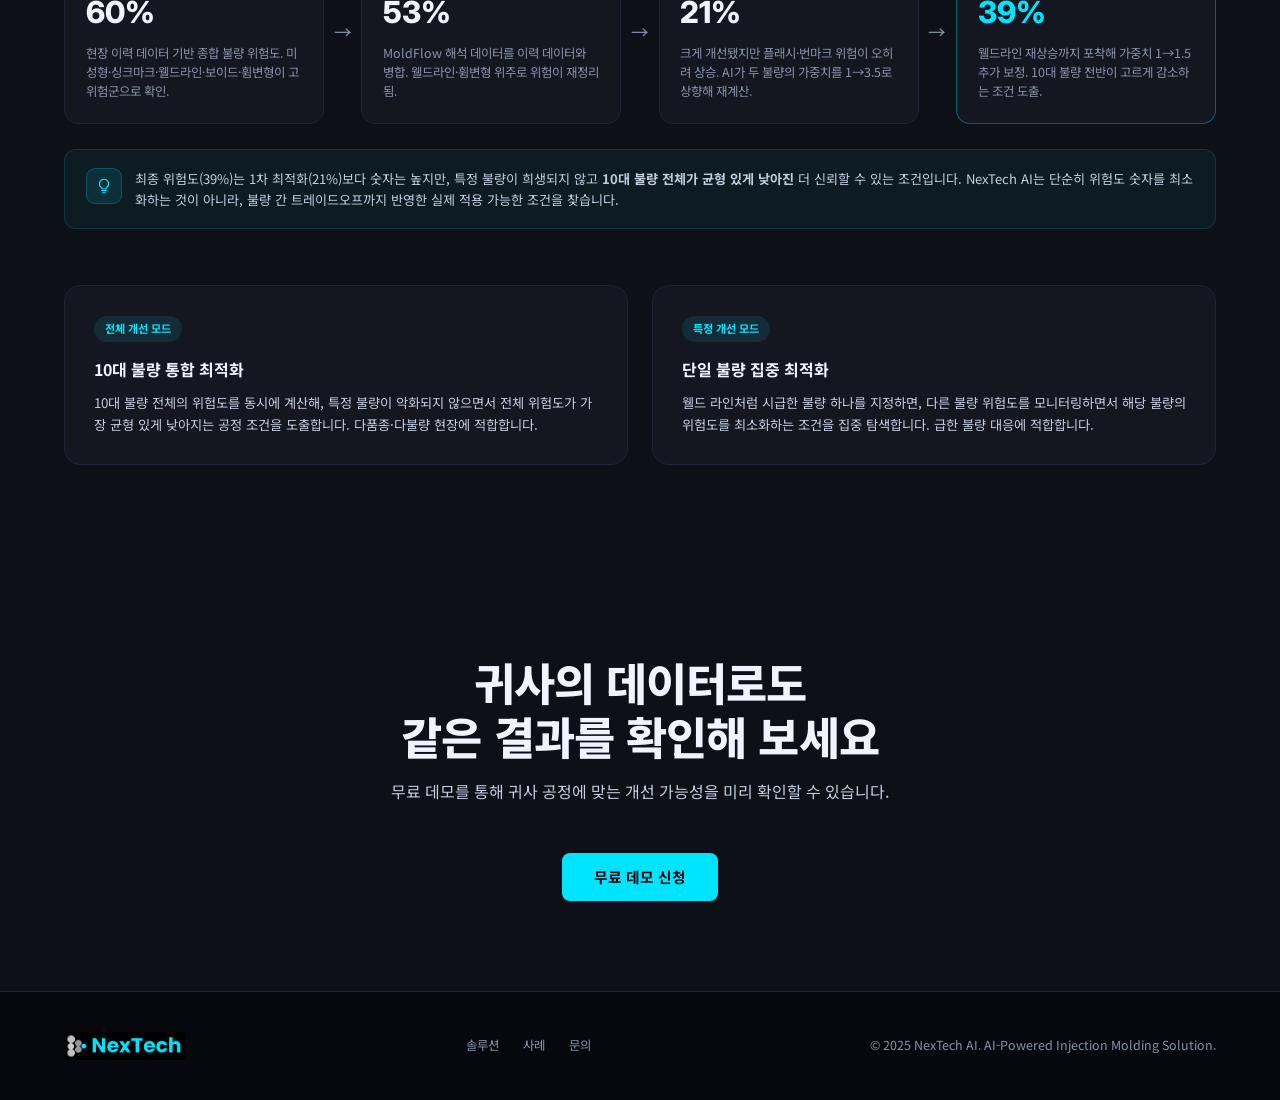
<file: case.html>
<!DOCTYPE html>
<html lang="ko">
<head>
<meta charset="UTF-8">
<meta name="viewport" content="width=device-width, initial-scale=1.0">
<title data-i18n="page-title">적용 사례 | NexTech AI 사출 불량 개선 솔루션</title>
<meta name="description" content="화장품 캡 웰드 라인 불량 90% 개선, 10대 불량 동시 최적화 등 NexTech AI를 실제 생산 현장에 적용해 검증한 사례를 소개합니다.">
<link rel="canonical" href="https://nextech315.github.io/Injection-Molding-Solution/case.html">
<link rel="preconnect" href="https://fonts.googleapis.com">
<link href="https://fonts.googleapis.com/css2?family=Inter:wght@300;400;500;600;700;800;900&family=Noto+Sans+KR:wght@300;400;500;700;900&family=Noto+Sans+JP:wght@300;400;500;700;900&display=swap" rel="stylesheet">
<link rel="stylesheet" href="css/style.css?v=5">
<link rel="stylesheet" href="css/nav-extra.css?v=2">
</head>
<body>

<!-- NAV -->
<nav>
  <a href="index.html" class="nav-logo"><img src="images/logo/logo-nav.png" alt="NexTech"></a>
  <div class="nav-right">
    <ul class="nav-links">
      <li><a href="index.html" data-i18n="nav-home">홈</a></li>
      <li><a href="solution.html" data-i18n="nav-solution">솔루션</a></li>
      <li><a href="case.html" data-i18n="nav-case">사례</a></li>
      <li><a href="contact.html" data-i18n="nav-contact">문의</a></li>
    </ul>
    <div class="lang-select">
      <button type="button" class="lang-current" aria-haspopup="listbox" aria-expanded="false" aria-label="Language"><span class="lang-current-code">KO</span><svg class="lang-chev" viewBox="0 0 24 24" aria-hidden="true"><path d="M6 9l6 6 6-6"/></svg></button>
      <div class="lang-menu" role="listbox" aria-label="Language">
        <button type="button" class="lang-btn active" data-lang-btn="ko" role="option">KO</button>
        <button type="button" class="lang-btn" data-lang-btn="en" role="option">EN</button>
        <button type="button" class="lang-btn" data-lang-btn="ja" role="option">JA</button>
      </div>
    </div>
    <a href="contact.html" class="nav-cta" data-i18n="nav-cta">데모 신청</a>
  </div>
  <button type="button" class="nav-toggle" aria-label="메뉴 열기" aria-expanded="false">
    <svg class="icon" viewBox="0 0 24 24"><path d="M3 6h18M3 12h18M3 18h18"/></svg>
  </button>
</nav>
<div class="mobile-menu">
  <a href="index.html" data-i18n="nav-home">홈</a>
  <a href="solution.html" data-i18n="nav-solution">솔루션</a>
  <a href="case.html" data-i18n="nav-case">사례</a>
  <a href="contact.html" data-i18n="nav-contact">문의</a>
  <div class="lang-select">
    <button type="button" class="lang-current" aria-haspopup="listbox" aria-expanded="false" aria-label="Language"><span class="lang-current-code">KO</span><svg class="lang-chev" viewBox="0 0 24 24" aria-hidden="true"><path d="M6 9l6 6 6-6"/></svg></button>
    <div class="lang-menu" role="listbox" aria-label="Language">
      <button type="button" class="lang-btn active" data-lang-btn="ko" role="option">KO</button>
      <button type="button" class="lang-btn" data-lang-btn="en" role="option">EN</button>
      <button type="button" class="lang-btn" data-lang-btn="ja" role="option">JA</button>
    </div>
  </div>
  <a href="contact.html" class="nav-cta" data-i18n="nav-cta">데모 신청</a>
</div>

<!-- PAGE HEADER -->
<header class="page-header">
  <span class="section-tag">Case Studies</span>
  <h1 class="title-oneline" data-i18n="ph-h1">실제 생산 현장에서 검증된 결과</h1>
  <p data-i18n="ph-p">이론적 성능이 아니라, 실제 사출 성형 라인에 적용해 확인한 개선 결과입니다.</p>
</header>

<!-- DEMO VIDEO -->
<section id="demo">
  <div class="reveal centered">
    <span class="section-tag">Demo</span>
    <h2 class="section-title title-oneline" data-i18n="demo-title">3분으로 보는 NexTech AI</h2>
    <p class="section-sub" data-i18n="demo-sub">진단부터 최적 조건 도출까지, 실제 화면으로 확인하세요.</p>
  </div>
  <div class="video-frame reveal" style="margin-left:auto;margin-right:auto">
    <iframe src="https://www.youtube.com/embed/htqqAATOg1E" title="NexTech AI Demo" allow="accelerometer; autoplay; clipboard-write; encrypted-media; gyroscope; picture-in-picture; web-share" allowfullscreen loading="lazy"></iframe>
  </div>
</section>

<!-- CASE STUDY -->
<section id="case" style="background:var(--surface)">
  <div class="reveal">
    <span class="section-tag">Case Study 01</span>
    <h2 class="section-title title-oneline" data-i18n="case-title">화장품 캡 웰드 라인 불량 개선</h2>
    <p class="section-sub" data-i18n="case-sub">화장품 용기 캡 사출 성형 현장에서 발생한 웰드 라인 불량을 NexTech AI로 진단하고 개선한 사례입니다.</p>
  </div>
  <div class="case-wrap reveal">
    <div class="case-timeline">
      <div class="case-step">
        <div class="case-dot">1</div>
        <div class="case-step-body">
          <h4 data-i18n="case1-h4">불량 발생 — 정성적 시도 반복</h4>
          <p data-i18n="case1-p">화장품 캡 성형 과정에서 웰드 라인이 반복 발생했습니다. 용융 온도, 금형 온도, 사출 속도를 경험적으로 조정하는 시행착오를 반복했지만, 정량적 기준이 없어 재현성이 낮았습니다.</p>
        </div>
      </div>
      <div class="case-step">
        <div class="case-dot">2</div>
        <div class="case-step-body">
          <h4 data-i18n="case2-h4">데이터 입력 및 AI 학습</h4>
          <p data-i18n="case2-p">웰드 라인 불량이 발생한 실제 공정 조건과 현장 노하우를 NexTech AI에 입력했습니다. 데이터 특성에 맞는 알고리즘이 자동 선택되어, 초기 조건의 불량 위험도를 즉시 진단했습니다.</p>
        </div>
      </div>
      <div class="case-step">
        <div class="case-dot">3</div>
        <div class="case-step-body">
          <h4 data-i18n="case3-h4">AI 최적 조건 도출</h4>
          <p data-i18n="case3-p">역추론 최적화 알고리즘이 웰드 라인 위험도를 최소화하는 공정 조건을 자동 탐색했습니다. 초기 위험도 <span class="accent">80</span>%에서 <span class="accent">8</span>%로 낮추는 개선 조건을 수 초 만에 도출했습니다.</p>
        </div>
      </div>
      <div class="case-step">
        <div class="case-dot">4</div>
        <div class="case-step-body">
          <h4 data-i18n="case4-h4">현장 적용 및 육안 검증</h4>
          <p data-i18n="case4-p">AI 추천 조건을 실제 사출기에 적용해 투명·유색 소재 모두 시험 성형했습니다. 개선 전후 실물을 비교한 결과, 웰드 라인이 육안으로도 확연히 줄어든 것을 확인했습니다.</p>
        </div>
      </div>
    </div>
    <div>
      <div class="case-result">
        <div class="case-result-title" data-i18n="case-result-title">개선 결과 요약</div>
        <div class="case-metrics">
          <div class="case-metric">
            <div class="case-metric-label" data-i18n="case-m1-label">기존 웰드 라인 불량 위험도</div>
            <div class="case-metric-row">
              <div class="case-metric-val"><span class="accent">80</span>%</div>
              <div class="case-metric-sub" data-i18n="case-m1-sub">개선 전 실제 사출 공정 조건</div>
            </div>
          </div>
          <div class="case-metric">
            <div class="case-metric-label" data-i18n="case-m2-label">AI 최적화 후 위험도</div>
            <div class="case-metric-row">
              <div class="case-metric-val"><span class="accent">8</span>%</div>
              <div class="case-metric-sub" data-i18n="case-m2-sub">AI 역추론 최적화 적용 조건</div>
            </div>
            <span class="case-badge badge-green" data-i18n="case-m2-badge">▼ 72%p 감소 (90% 저감)</span>
          </div>
          <div class="case-metric">
            <div class="case-metric-label" data-i18n="case-m3-label">조건 도출 소요 시간</div>
            <div class="case-metric-row">
              <div class="case-metric-val">&lt;<span class="accent">5</span><span data-i18n="case-m3-unit" style="font-size:1rem">초</span></div>
              <div class="case-metric-sub" data-i18n="case-m3-sub">기존 수 시간의 시행착오 → 수 초</div>
            </div>
            <span class="case-badge badge-green" data-i18n="case-m3-badge">▼ 99% 단축</span>
          </div>
        </div>
      </div>
    </div>
  </div>

  <div class="case-photos reveal">
    <div class="case-photos-label" data-i18n="case-photos-label">개선 전후 실제 성형품 비교</div>
    <div class="case-photo-groups">
      <div>
        <div class="case-photo-group-title" data-i18n="case-group1-title">투명 소재 — 웰드 라인이 육안으로 뚜렷하게 확인</div>
        <div class="case-photo-pair">
          <div class="case-photo-card">
            <span class="case-photo-tag tag-before">Before</span>
            <img src="images/case/transparent-before.jpg" alt="개선 전 투명 화장품 캡 - 웰드 라인 불량 발생" data-i18n-alt="case-img1-alt" loading="lazy">
            <div class="case-photo-caption" data-i18n="case-cap1">위험도 80% · 웰드 라인 자국 뚜렷</div>
          </div>
          <div class="case-photo-card">
            <span class="case-photo-tag tag-after">After</span>
            <img src="images/case/transparent-after.jpg" alt="개선 후 투명 화장품 캡 - 웰드 라인 불량 개선" data-i18n-alt="case-img2-alt" loading="lazy">
            <div class="case-photo-caption" data-i18n="case-cap2">위험도 8% · 웰드 라인 흔적 소거</div>
          </div>
        </div>
      </div>
      <div>
        <div class="case-photo-group-title" data-i18n="case-group2-title">유색 소재 — 안료로 가려져도 AI가 위험도로 정량 검증</div>
        <div class="case-photo-pair">
          <div class="case-photo-card">
            <span class="case-photo-tag tag-before">Before</span>
            <img src="images/case/colored-before.jpg" alt="개선 전 유색 화장품 캡" data-i18n-alt="case-img3-alt" loading="lazy">
            <div class="case-photo-caption" data-i18n="case-cap3">개선 전 조건 성형품</div>
          </div>
          <div class="case-photo-card">
            <span class="case-photo-tag tag-after">After</span>
            <img src="images/case/colored-after.jpg" alt="개선 후 유색 화장품 캡" data-i18n-alt="case-img4-alt" loading="lazy">
            <div class="case-photo-caption" data-i18n="case-cap4">AI 최적 조건 성형품</div>
          </div>
        </div>
      </div>
    </div>
    <p class="case-photo-note" data-i18n="case-note">* 화장품 용기 캡(Cosmetic Cap) 실제 사출 성형 데이터 기반 사례이며, 협력사 성형 데이터 제공에 협조해주신 콜마 연우(Yonwoo Korea)에 감사드립니다.</p>
  </div>
</section>

<!-- MULTI-DEFECT CASE -->
<section id="multicase">
  <div class="reveal">
    <span class="section-tag">Case Study 02 · Full Coverage</span>
    <h2 class="section-title title-oneline" data-i18n="multi-title">웰드 라인뿐 아니라, 10대 불량을 한 번에 최적화한 사례</h2>
    <p class="section-sub section-sub-wide" data-i18n="multi-sub">미성형·싱크마크·플래시·번 마크·휨 변형 등 서로 다른 불량이 얽혀 있는 현장에서,<br>NexTech AI가 10대 불량을 하나의 모델로 동시에 진단하고 균형 있게 낮춘 사례입니다.</p>
  </div>

  <div class="multi-intro reveal">
    <div class="multi-intro-text">
      <h4 data-i18n="multi-h4">왜 "한 가지 불량"이 아니라 "10대 불량 동시 최적화"가 중요한가</h4>
      <p data-i18n="multi-p1">현장에서는 웰드 라인 하나만 개선하면 끝나는 경우가 드뭅니다. 사출 속도를 낮춰 웰드 라인을 줄이면 미성형 위험이 올라가고, 보압을 높여 싱크마크를 줄이면 플래시가 늘어나는 식으로 불량 유형끼리 서로 얽혀 있습니다.</p>
      <p data-i18n="multi-p2">NexTech AI는 하나의 조건 변경이 10대 불량 전체에 미치는 영향을 동시에 계산해, 특정 불량만 좋아지고 다른 불량이 나빠지는 <strong style="color:var(--white)">트레이드오프(trade-off)</strong>를 최소화하는 조건을 찾아냅니다.</p>
    </div>
    <div class="riskbars">
      <div class="riskbars-title" data-i18n="riskbars-title">진단 예시 — 실제 현장 데이터 기반 10대 불량 위험도</div>
      <div class="riskbar-row"><div class="riskbar-label">Warpage</div><div class="riskbar-track"><div class="riskbar-fill" style="width:73.9%"></div></div><div class="riskbar-val">73.9%</div></div>
      <div class="riskbar-row"><div class="riskbar-label">Weld Line</div><div class="riskbar-track"><div class="riskbar-fill" style="width:73.8%"></div></div><div class="riskbar-val">73.8%</div></div>
      <div class="riskbar-row"><div class="riskbar-label">Sink Mark</div><div class="riskbar-track"><div class="riskbar-fill" style="width:63.6%"></div></div><div class="riskbar-val">63.6%</div></div>
      <div class="riskbar-row"><div class="riskbar-label">Void</div><div class="riskbar-track"><div class="riskbar-fill" style="width:63.4%"></div></div><div class="riskbar-val">63.4%</div></div>
      <div class="riskbar-row"><div class="riskbar-label">Short Shot</div><div class="riskbar-track"><div class="riskbar-fill" style="width:59.8%"></div></div><div class="riskbar-val">59.8%</div></div>
    </div>
  </div>

  <div class="multi-flow reveal">
    <div class="multi-flow-label" data-i18n="multi-flow-label">4단계 반복 최적화 — 위험도 변화 추이</div>
    <div class="risk-flow">
      <div class="risk-flow-step">
        <div class="risk-flow-tag" data-i18n="flow1-tag">Step 1 · 현재 조건 진단</div>
        <div class="risk-flow-num">60%</div>
        <div class="risk-flow-desc" data-i18n="flow1-desc">현장 이력 데이터 기반 종합 불량 위험도. 미성형·싱크마크·웰드라인·보이드·휨변형이 고위험군으로 확인.</div>
      </div>
      <div class="risk-flow-arrow">→</div>
      <div class="risk-flow-step">
        <div class="risk-flow-tag" data-i18n="flow2-tag">Step 2 · CAE 데이터 통합</div>
        <div class="risk-flow-num">53%</div>
        <div class="risk-flow-desc" data-i18n="flow2-desc">MoldFlow 해석 데이터를 이력 데이터와 병합. 웰드라인·휨변형 위주로 위험이 재정리됨.</div>
      </div>
      <div class="risk-flow-arrow">→</div>
      <div class="risk-flow-step">
        <div class="risk-flow-tag" data-i18n="flow3-tag">Step 3 · 1차 최적화</div>
        <div class="risk-flow-num">21%</div>
        <div class="risk-flow-desc" data-i18n="flow3-desc">크게 개선됐지만 플래시·번마크 위험이 오히려 상승. AI가 두 불량의 가중치를 1→3.5로 상향해 재계산.</div>
      </div>
      <div class="risk-flow-arrow">→</div>
      <div class="risk-flow-step final">
        <div class="risk-flow-tag" data-i18n="flow4-tag">Step 4 · 균형 재최적화</div>
        <div class="risk-flow-num">39%</div>
        <div class="risk-flow-desc" data-i18n="flow4-desc">웰드라인 재상승까지 포착해 가중치 1→1.5 추가 보정. 10대 불량 전반이 고르게 감소하는 조건 도출.</div>
      </div>
    </div>
    <div class="multi-note">
      <div class="icon-wrap sm"><svg class="icon" viewBox="0 0 24 24"><path d="M9 18h6M10 21h4"/><path d="M12 3a6 6 0 0 0-3.5 10.9c.6.4 1 1.1 1 1.9v.2h5v-.2c0-.8.4-1.5 1-1.9A6 6 0 0 0 12 3z"/></svg></div>
      <div data-i18n="multi-note">최종 위험도(39%)는 1차 최적화(21%)보다 숫자는 높지만, 특정 불량이 희생되지 않고 <strong>10대 불량 전체가 균형 있게 낮아진</strong> 더 신뢰할 수 있는 조건입니다. NexTech AI는 단순히 위험도 숫자를 최소화하는 것이 아니라, 불량 간 트레이드오프까지 반영한 실제 적용 가능한 조건을 찾습니다.</div>
    </div>
  </div>

  <div class="mode-grid reveal">
    <div class="mode-card">
      <span class="mode-card-tag" data-i18n="mode1-tag">전체 개선 모드</span>
      <h4 data-i18n="mode1-h4">10대 불량 통합 최적화</h4>
      <p data-i18n="mode1-p">10대 불량 전체의 위험도를 동시에 계산해, 특정 불량이 악화되지 않으면서 전체 위험도가 가장 균형 있게 낮아지는 공정 조건을 도출합니다. 다품종·다불량 현장에 적합합니다.</p>
    </div>
    <div class="mode-card">
      <span class="mode-card-tag" data-i18n="mode2-tag">특정 개선 모드</span>
      <h4 data-i18n="mode2-h4">단일 불량 집중 최적화</h4>
      <p data-i18n="mode2-p">웰드 라인처럼 시급한 불량 하나를 지정하면, 다른 불량 위험도를 모니터링하면서 해당 불량의 위험도를 최소화하는 조건을 집중 탐색합니다. 급한 불량 대응에 적합합니다.</p>
    </div>
  </div>
</section>

<!-- CTA -->
<section id="cta-banner" style="text-align:center; padding:90px 5vw; background:var(--surface)">
  <div class="reveal">
    <h2 class="section-title" data-i18n="cta3-title">귀사의 데이터로도<br>같은 결과를 확인해 보세요</h2>
    <p class="section-sub" style="margin-left:auto;margin-right:auto" data-i18n="cta3-sub">무료 데모를 통해 귀사 공정에 맞는 개선 가능성을 미리 확인할 수 있습니다.</p>
    <div class="hero-actions" style="justify-content:center">
      <a href="contact.html" class="btn-primary" data-i18n="cta3-btn">무료 데모 신청</a>
    </div>
  </div>
</section>

<!-- FOOTER -->
<footer>
  <a href="index.html" class="footer-logo"><img src="images/logo/logo-nav.png" alt="NexTech"></a>
  <div class="footer-links">
    <a href="solution.html" data-i18n="nav-solution">솔루션</a>
    <a href="case.html" data-i18n="nav-case">사례</a>
    <a href="contact.html" data-i18n="nav-contact">문의</a>
  </div>
  <span>© 2025 NexTech AI. AI-Powered Injection Molding Solution.</span>
</footer>

<script>
const PAGE_EN = {
  "page-title": "Case Studies | NexTech AI Injection Defect Solution",
  "nav-home": "Home", "nav-solution": "Solution", "nav-case": "Case Studies", "nav-contact": "Contact", "nav-cta": "Request Demo",
  "ph-h1": "Results Proven on the Production Floor",
  "ph-p": "Not theoretical performance &mdash; improvements verified on an actual injection molding line.",
  "demo-title": "NexTech AI in 3 Minutes",
  "demo-sub": "See the flow from diagnosis to optimal conditions, on the real screen.",
  "demo-placeholder": "Demo video coming soon.",
  "case-title": "Cosmetic Cap Weld Line Defect Improvement",
  "case-sub": "A real case where NexTech AI diagnosed and improved a weld line defect on a cosmetic cap injection line.",
  "case1-h4": "Defect Occurs &mdash; Repeated Trial and Error",
  "case1-p": "Weld lines kept appearing during cosmetic cap molding. The team adjusted melt temperature, mold temperature, and injection speed by experience, but without quantitative criteria the results weren&rsquo;t reproducible.",
  "case2-h4": "Data Input &amp; AI Training",
  "case2-p": "The actual process conditions where weld lines occurred, plus field know-how, were entered into NexTech AI. A suited algorithm was auto-selected, instantly diagnosing the initial defect risk.",
  "case3-h4": "AI Derives Optimal Conditions",
  "case3-p": "An inverse optimization algorithm automatically searched for conditions minimizing weld line risk, deriving in seconds an improved condition that lowered risk from <span class=\"accent\">80</span>% to <span class=\"accent\">8</span>%.",
  "case4-h4": "Field Application &amp; Visual Verification",
  "case4-p": "The AI-recommended conditions were applied on the actual molding machine, trial-molding both transparent and colored materials. Before/after comparison confirmed the weld line was visibly reduced.",
  "case-result-title": "Summary of Results",
  "case-m1-label": "Initial weld line defect risk",
  "case-m1-sub": "Actual process conditions before improvement",
  "case-m2-label": "Risk after AI optimization",
  "case-m2-sub": "Conditions with AI inverse optimization applied",
  "case-m2-badge": "&#9660; 72pp reduction (90% decrease)",
  "case-m3-label": "Time to derive conditions",
  "case-m3-sub": "From hours of trial and error &rarr; seconds",
  "case-m3-badge": "&#9660; 99% faster",
  "case-photos-label": "Before &amp; After: Actual Molded Parts",
  "case-group1-title": "Transparent Material &mdash; Weld Line Clearly Visible",
  "case-img1-alt": "Before: transparent cosmetic cap with weld line defect",
  "case-cap1": "80% risk &middot; Weld line mark clearly visible",
  "case-img2-alt": "After: transparent cosmetic cap with weld line improved",
  "case-cap2": "8% risk &middot; Weld line mark eliminated",
  "case-group2-title": "Colored Material &mdash; AI Quantifies Risk Even When Pigment Hides It",
  "case-img3-alt": "Before: colored cosmetic cap",
  "case-cap3": "Part molded under pre-improvement conditions",
  "case-img4-alt": "After: colored cosmetic cap",
  "case-cap4": "Part molded under AI-optimized conditions",
  "case-note": "* This case is based on real injection molding data for a cosmetic container cap. Thanks to Yonwoo Korea for providing the partner molding data used.",
  "multi-title": "Not Just Weld Lines &mdash; Optimizing All 10 Defects at Once",
  "multi-sub": "On a line where short shots, sink marks, flash, burn marks, and warpage are all intertwined,<br>here&rsquo;s how NexTech AI diagnosed and balanced all 10 defect types with a single model.",
  "multi-h4": "Why &ldquo;All 10 Defects at Once&rdquo; Beats Fixing Just One",
  "multi-p1": "On the shop floor, fixing just one defect is rarely the end of the story. Lower injection speed to reduce weld lines and short shot risk rises; raise holding pressure to reduce sink marks and flash increases. Defect types are inherently intertwined.",
  "multi-p2": "NexTech AI calculates how one condition change affects all 10 defect types at once, finding conditions that minimize the <strong style=\"color:var(--white)\">trade-off</strong> where one defect improves while another worsens.",
  "riskbars-title": "Sample Diagnosis &mdash; Risk Across 10 Defects From Real Field Data",
  "multi-flow-label": "4-Stage Iterative Optimization &mdash; Risk Trend",
  "flow1-tag": "Step 1 &middot; Diagnose Current Conditions",
  "flow1-desc": "Overall defect risk from field history data. Short shot, sink mark, weld line, void, and warpage identified as high-risk.",
  "flow2-tag": "Step 2 &middot; Integrate CAE Data",
  "flow2-desc": "MoldFlow simulation data merged with history data. Risk reorganizes around weld line and warpage.",
  "flow3-tag": "Step 3 &middot; First-Pass Optimization",
  "flow3-desc": "Major improvement, but flash and burn mark risk actually rose. AI raised their weights from 1&rarr;3.5 and recalculated.",
  "flow4-tag": "Step 4 &middot; Rebalanced Optimization",
  "flow4-desc": "Also caught a renewed rise in weld line risk and applied a further 1&rarr;1.5 correction, arriving at conditions where all 10 defects decrease evenly.",
  "multi-note": "The final risk (39%) is numerically higher than the first-pass result (21%), but it&rsquo;s more trustworthy &mdash; <strong>all 10 defects decrease in a balanced way</strong> without sacrificing any single one. NexTech AI doesn&rsquo;t just minimize a risk number; it finds practically applicable conditions that account for trade-offs.",
  "mode1-tag": "Full Optimization Mode",
  "mode1-h4": "Integrated Optimization of All 10 Defects",
  "mode1-p": "Calculates risk across all 10 defects at once, deriving conditions where overall risk drops in the most balanced way without worsening any single defect. Ideal for lines with many products and defect types.",
  "mode2-tag": "Targeted Optimization Mode",
  "mode2-h4": "Focused Optimization on a Single Defect",
  "mode2-p": "Specify one urgent defect, like weld line, and the system focuses on minimizing its risk while monitoring the others. Ideal for responding to urgent issues.",
  "cta3-title": "See the Same Results<br>With Your Own Data",
  "cta3-sub": "A free demo lets you preview the improvement potential for your own process.",
  "cta3-btn": "Request Free Demo"
};
const PAGE_JA = {
  "page-title": "導入事例 | NexTech AI 射出成形不良ソリューション",
  "nav-home": "ホーム", "nav-solution": "ソリューション", "nav-case": "導入事例", "nav-contact": "お問い合わせ", "nav-cta": "デモ申込",
  "ph-h1": "生産現場で証明された成果",
  "ph-p": "理論上の性能ではなく、実際の射出成形ラインで検証した改善結果です。",
  "demo-title": "3分でわかるNexTech AI",
  "demo-sub": "診断から最適条件の導出までの流れを、実際の画面でご覧ください。",
  "case-title": "化粧品キャップのウェルドライン不良改善",
  "case-sub": "化粧品キャップの射出成形ラインで発生したウェルドライン不良を、NexTech AIが診断して改善した実例です。",
  "case1-h4": "不良発生 &mdash; 試行錯誤の繰り返し",
  "case1-p": "化粧品キャップの成形中にウェルドラインが繰り返し発生しました。樹脂温度、金型温度、射出速度を経験で調整しましたが、定量的な基準がないため結果を再現できませんでした。",
  "case2-h4": "データ入力 &amp; AI学習",
  "case2-p": "ウェルドラインが発生した実際の成形条件と現場のノウハウをNexTech AIに入力しました。最適なアルゴリズムが自動で選ばれ、初期の不良リスクを即座に診断しました。",
  "case3-h4": "AIが最適条件を導出",
  "case3-p": "逆最適化アルゴリズムがウェルドラインのリスクを最小にする条件を自動で探索し、リスクを<span class=\"accent\">80</span>%から<span class=\"accent\">8</span>%まで下げる改善条件を数秒で導き出しました。",
  "case4-h4": "現場適用 &amp; 目視検証",
  "case4-p": "AIが推奨した条件を実際の成形機に適用し、透明材と着色材の両方で試し打ちを行いました。改善前後の比較で、ウェルドラインが目に見えて減ったことを確認しました。",
  "case-result-title": "成果のまとめ",
  "case-m1-label": "初期のウェルドライン不良リスク",
  "case-m1-sub": "改善前の実際の成形条件",
  "case-m2-label": "AI最適化後のリスク",
  "case-m2-sub": "AI逆最適化を適用した条件",
  "case-m2-badge": "&#9660; 72ポイント減少(90%低減)",
  "case-m3-label": "条件導出にかかる時間",
  "case-m3-unit": "秒",
  "case-m3-sub": "これまで数時間の試行錯誤 &rarr; 数秒",
  "case-m3-badge": "&#9660; 99%短縮",
  "case-photos-label": "改善前後：実際の成形品",
  "case-group1-title": "透明材 &mdash; ウェルドラインがはっきり見える",
  "case-img1-alt": "改善前：ウェルドライン不良が発生した透明の化粧品キャップ",
  "case-cap1": "リスク80% &middot; ウェルドラインの跡がはっきり見える",
  "case-img2-alt": "改善後：ウェルドラインが改善された透明の化粧品キャップ",
  "case-cap2": "リスク8% &middot; ウェルドラインの跡が消えた",
  "case-group2-title": "着色材 &mdash; 顔料で見えにくくてもAIがリスクを定量化",
  "case-img3-alt": "改善前：着色した化粧品キャップ",
  "case-cap3": "改善前の条件で成形した製品",
  "case-img4-alt": "改善後：着色した化粧品キャップ",
  "case-cap4": "AI最適化条件で成形した製品",
  "case-note": "* 本事例は化粧品容器キャップの実際の射出成形データに基づいています。パートナーの成形データをご提供いただいたYonwoo Koreaに感謝いたします。",
  "multi-title": "ウェルドラインだけではない &mdash; 10大不良を一度に最適化",
  "multi-sub": "ショートショット、ヒケ、バリ、ヤケ、反りが複雑に絡み合うラインで、<br>NexTech AIが一つのモデルで10種類の不良すべてを診断し、バランスを取った方法をご紹介します。",
  "multi-h4": "一つの不良だけを直すより「10大不良を同時に」が優れている理由",
  "multi-p1": "現場では、一つの不良を直して終わりということはほとんどありません。ウェルドラインを減らそうと射出速度を下げればショートショットのリスクが上がり、ヒケを減らそうと保圧を上げればバリが増えます。不良の種類は本来、互いに絡み合っています。",
  "multi-p2": "NexTech AIは、一つの条件変更が10種類の不良すべてにどう影響するかを同時に計算し、ある不良が改善すると別の不良が悪化する<strong style=\"color:var(--white)\">トレードオフ</strong>を最小にする条件を見つけます。",
  "riskbars-title": "診断例 &mdash; 実際の現場データによる10大不良のリスク",
  "multi-flow-label": "4段階の反復最適化 &mdash; リスクの推移",
  "flow1-tag": "Step 1 &middot; 現在条件の診断",
  "flow1-desc": "現場の履歴データによる総合不良リスク。ショートショット、ヒケ、ウェルドライン、ボイド、反りを高リスクとして特定。",
  "flow2-tag": "Step 2 &middot; CAEデータの統合",
  "flow2-desc": "MoldFlowシミュレーションデータを履歴データと統合。リスクがウェルドラインと反りを中心に再編される。",
  "flow3-tag": "Step 3 &middot; 1次最適化",
  "flow3-desc": "大きく改善したが、バリとヤケのリスクはむしろ上昇。AIがそれらの重みを1&rarr;3.5に上げて再計算。",
  "flow4-tag": "Step 4 &middot; バランス再最適化",
  "flow4-desc": "ウェルドラインのリスクが再び上がったことも捉えて1&rarr;1.5の補正を追加し、10種類の不良すべてが均等に下がる条件に到達。",
  "multi-note": "最終リスク(39%)は数値上は1次結果(21%)より高いものの、より信頼できる結果です &mdash; どの不良も犠牲にせず<strong>10種類の不良すべてがバランスよく下がる</strong>からです。NexTech AIはリスクの数値を最小にするだけでなく、トレードオフを考慮した、現場で実際に使える条件を見つけます。",
  "mode1-tag": "全体最適化モード",
  "mode1-h4": "10大不良の統合最適化",
  "mode1-p": "10種類の不良のリスクを同時に計算し、どの不良も悪化させずに全体のリスクが最もバランスよく下がる条件を導き出します。製品や不良の種類が多いラインに最適です。",
  "mode2-tag": "ターゲット最適化モード",
  "mode2-h4": "一つの不良に集中した最適化",
  "mode2-p": "ウェルドラインなど急を要する不良を一つ指定すると、ほかの不良を監視しながらそのリスクの最小化に集中します。緊急の問題への対応に最適です。",
  "cta3-title": "同じ成果を<br>お客様のデータで確かめてください",
  "cta3-sub": "無料デモで、お客様の工程の改善可能性を事前に確認できます。",
  "cta3-btn": "無料デモを申し込む"
};
</script>
<script src="js/main.js?v=3"></script>
<script src="js/nav-extra.js?v=2"></script>
</body>
</html>
</file>
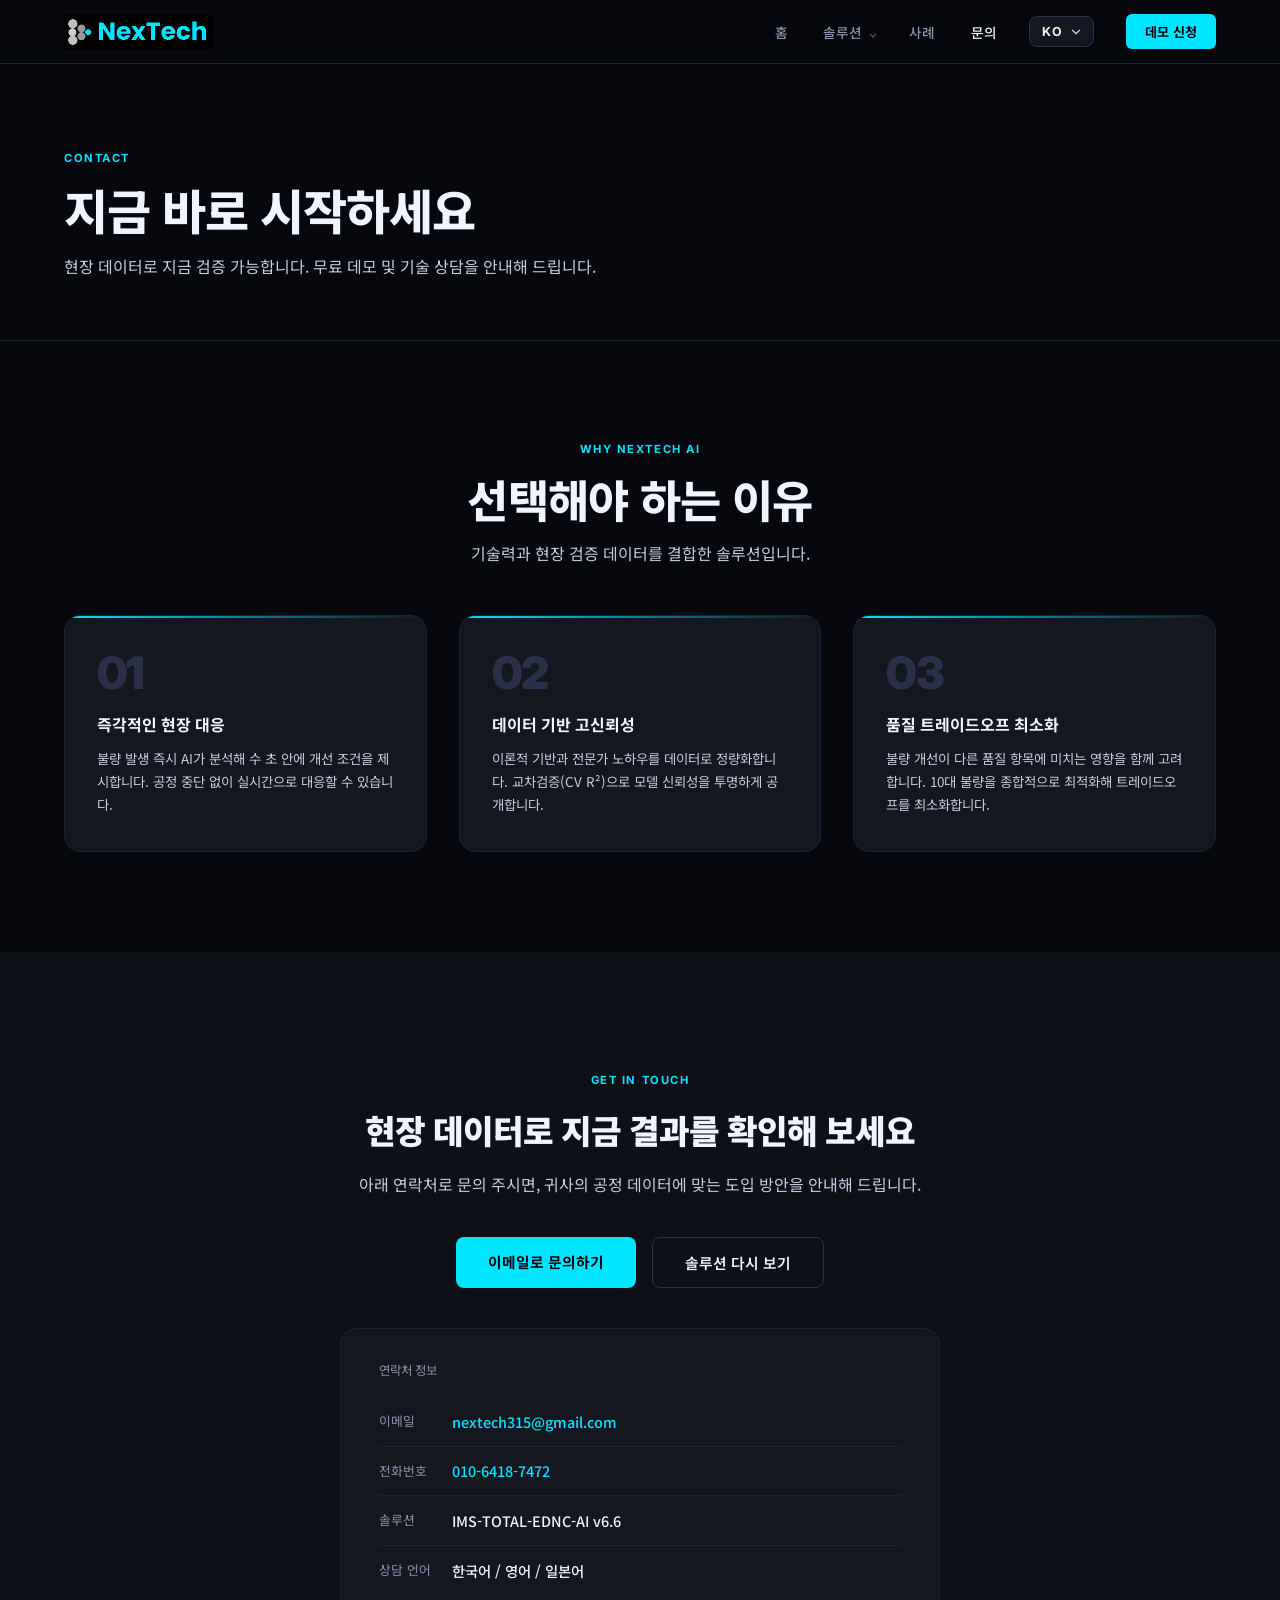
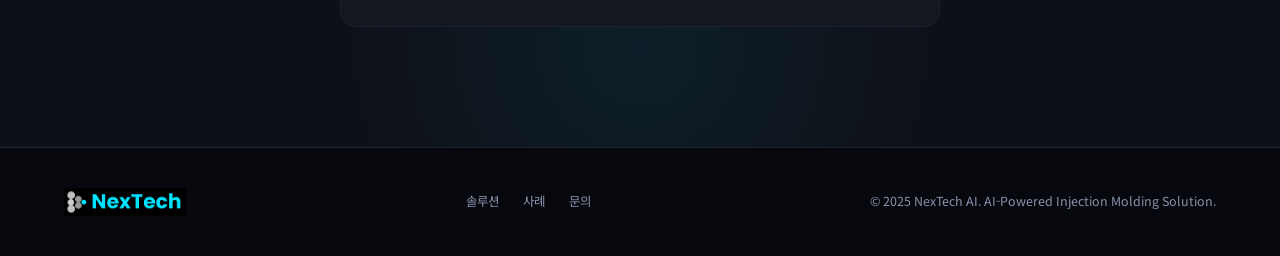
<file: contact.html>
<!DOCTYPE html>
<html lang="ko">
<head>
<meta charset="UTF-8">
<meta name="viewport" content="width=device-width, initial-scale=1.0">
<title data-i18n="page-title">문의하기 | NexTech AI 사출 불량 개선 솔루션</title>
<meta name="description" content="NexTech AI 사출 불량 개선 솔루션 도입 문의 및 무료 데모 신청. 데이터만 있으면 즉시 도입 가능합니다.">
<link rel="canonical" href="https://nextech315.github.io/Injection-Molding-Solution/contact.html">
<link rel="preconnect" href="https://fonts.googleapis.com">
<link href="https://fonts.googleapis.com/css2?family=Inter:wght@300;400;500;600;700;800;900&family=Noto+Sans+KR:wght@300;400;500;700;900&family=Noto+Sans+JP:wght@300;400;500;700;900&display=swap" rel="stylesheet">
<link rel="stylesheet" href="css/style.css?v=5">
<link rel="stylesheet" href="css/nav-extra.css?v=2">
</head>
<body>

<!-- NAV -->
<nav>
  <a href="index.html" class="nav-logo"><img src="images/logo/logo-nav.png" alt="NexTech"></a>
  <div class="nav-right">
    <ul class="nav-links">
      <li><a href="index.html" data-i18n="nav-home">홈</a></li>
      <li><a href="solution.html" data-i18n="nav-solution">솔루션</a></li>
      <li><a href="case.html" data-i18n="nav-case">사례</a></li>
      <li><a href="contact.html" data-i18n="nav-contact">문의</a></li>
    </ul>
    <div class="lang-select">
      <button type="button" class="lang-current" aria-haspopup="listbox" aria-expanded="false" aria-label="Language"><span class="lang-current-code">KO</span><svg class="lang-chev" viewBox="0 0 24 24" aria-hidden="true"><path d="M6 9l6 6 6-6"/></svg></button>
      <div class="lang-menu" role="listbox" aria-label="Language">
        <button type="button" class="lang-btn active" data-lang-btn="ko" role="option">KO</button>
        <button type="button" class="lang-btn" data-lang-btn="en" role="option">EN</button>
        <button type="button" class="lang-btn" data-lang-btn="ja" role="option">JA</button>
      </div>
    </div>
    <a href="contact.html" class="nav-cta" data-i18n="nav-cta">데모 신청</a>
  </div>
  <button type="button" class="nav-toggle" aria-label="메뉴 열기" aria-expanded="false">
    <svg class="icon" viewBox="0 0 24 24"><path d="M3 6h18M3 12h18M3 18h18"/></svg>
  </button>
</nav>
<div class="mobile-menu">
  <a href="index.html" data-i18n="nav-home">홈</a>
  <a href="solution.html" data-i18n="nav-solution">솔루션</a>
  <a href="case.html" data-i18n="nav-case">사례</a>
  <a href="contact.html" data-i18n="nav-contact">문의</a>
  <div class="lang-select">
    <button type="button" class="lang-current" aria-haspopup="listbox" aria-expanded="false" aria-label="Language"><span class="lang-current-code">KO</span><svg class="lang-chev" viewBox="0 0 24 24" aria-hidden="true"><path d="M6 9l6 6 6-6"/></svg></button>
    <div class="lang-menu" role="listbox" aria-label="Language">
      <button type="button" class="lang-btn active" data-lang-btn="ko" role="option">KO</button>
      <button type="button" class="lang-btn" data-lang-btn="en" role="option">EN</button>
      <button type="button" class="lang-btn" data-lang-btn="ja" role="option">JA</button>
    </div>
  </div>
  <a href="contact.html" class="nav-cta" data-i18n="nav-cta">데모 신청</a>
</div>

<!-- PAGE HEADER -->
<header class="page-header">
  <span class="section-tag">Contact</span>
  <h1 data-i18n="ph-h1">지금 바로 시작하세요</h1>
  <p data-i18n="ph-p">현장 데이터로 지금 검증 가능합니다. 무료 데모 및 기술 상담을 안내해 드립니다.</p>
</header>

<!-- ADVANTAGE -->
<section id="advantage">
  <div class="reveal centered">
    <span class="section-tag">Why NexTech AI</span>
    <h2 class="section-title" data-i18n="adv-title">선택해야 하는 이유</h2>
    <p class="section-sub" data-i18n="adv-sub">기술력과 현장 검증 데이터를 결합한 솔루션입니다.</p>
  </div>
  <div class="adv-grid reveal">
    <div class="adv-card">
      <div class="adv-num">01</div>
      <h3 data-i18n="adv1-h3">즉각적인 현장 대응</h3>
      <p data-i18n="adv1-p">불량 발생 즉시 AI가 분석해 수 초 안에 개선 조건을 제시합니다. 공정 중단 없이 실시간으로 대응할 수 있습니다.</p>
    </div>
    <div class="adv-card">
      <div class="adv-num">02</div>
      <h3 data-i18n="adv2-h3">데이터 기반 고신뢰성</h3>
      <p data-i18n="adv2-p">이론적 기반과 전문가 노하우를 데이터로 정량화합니다. 교차검증(CV R²)으로 모델 신뢰성을 투명하게 공개합니다.</p>
    </div>
    <div class="adv-card">
      <div class="adv-num">03</div>
      <h3 data-i18n="adv3-h3">품질 트레이드오프 최소화</h3>
      <p data-i18n="adv3-p">불량 개선이 다른 품질 항목에 미치는 영향을 함께 고려합니다. 10대 불량을 종합적으로 최적화해 트레이드오프를 최소화합니다.</p>
    </div>
  </div>
</section>

<!-- CONTACT -->
<section id="contact" style="background:var(--surface)">
  <div class="contact-glow"></div>
  <div class="contact-inner reveal">
    <span class="section-tag" style="justify-content:center;display:block">Get in Touch</span>
    <h2 class="contact-title title-oneline" data-i18n="contact-title">현장 데이터로 지금 결과를 확인해 보세요</h2>
    <p class="contact-sub" data-i18n="contact-sub">아래 연락처로 문의 주시면, 귀사의 공정 데이터에 맞는 도입 방안을 안내해 드립니다.</p>
    <div style="display:flex;gap:1rem;justify-content:center;flex-wrap:wrap">
      <a href="mailto:nextech315@gmail.com" class="btn-primary" data-i18n="contact-btn1">이메일로 문의하기</a>
      <a href="solution.html" class="btn-outline" data-i18n="contact-btn2">솔루션 다시 보기</a>
    </div>
    <div class="contact-card">
      <div class="contact-card-title" data-i18n="contact-card-title">연락처 정보</div>
      <div class="contact-row">
        <span class="contact-row-label" data-i18n="contact-row2-label">이메일</span>
        <span class="contact-row-val"><a href="mailto:nextech315@gmail.com">nextech315@gmail.com</a></span>
      </div>
      <div class="contact-row">
        <span class="contact-row-label" data-i18n="contact-row-phone-label">전화번호</span>
        <span class="contact-row-val"><a href="tel:+821064187472">010-6418-7472</a></span>
      </div>
      <div class="contact-row">
        <span class="contact-row-label" data-i18n="contact-row3-label">솔루션</span>
        <span class="contact-row-val">IMS-TOTAL-EDNC-AI v6.6</span>
      </div>
      <div class="contact-row">
        <span class="contact-row-label" data-i18n="contact-row4-label">상담 언어</span>
        <span class="contact-row-val" data-i18n="contact-row4-val">한국어 / 영어 / 일본어</span>
      </div>
    </div>
  </div>
</section>

<!-- FOOTER -->
<footer>
  <a href="index.html" class="footer-logo"><img src="images/logo/logo-nav.png" alt="NexTech"></a>
  <div class="footer-links">
    <a href="solution.html" data-i18n="nav-solution">솔루션</a>
    <a href="case.html" data-i18n="nav-case">사례</a>
    <a href="contact.html" data-i18n="nav-contact">문의</a>
  </div>
  <span>© 2025 NexTech AI. AI-Powered Injection Molding Solution.</span>
</footer>

<script>
const PAGE_EN = {
  "page-title": "Contact | NexTech AI Injection Defect Solution",
  "nav-home": "Home", "nav-solution": "Solution", "nav-case": "Case Studies", "nav-contact": "Contact", "nav-cta": "Request Demo",
  "ph-h1": "Get Started Right Now",
  "ph-p": "You can verify results right now with your own field data. We'll guide you through a free demo and technical consultation.",
  "adv-title": "Why Choose NexTech AI",
  "adv-sub": "A solution built by combining technical expertise with field-verified data.",
  "adv1-h3": "Immediate On-Site Response",
  "adv1-p": "The moment a defect occurs, AI analyzes it and suggests improved conditions within seconds &mdash; enabling real-time response without stopping production.",
  "adv2-h3": "Data-Driven Reliability",
  "adv2-p": "Quantifies theoretical foundations and expert know-how as data, transparently disclosing model reliability through cross-validation (CV R&sup2;).",
  "adv3-h3": "Minimized Quality Trade-Offs",
  "adv3-p": "Considers the impact on other quality metrics whenever a defect is improved, comprehensively optimizing all 10 defect types to minimize trade-offs.",
  "contact-title": "See Results Now With Your Field Data",
  "contact-sub": "Reach out via the contact info below, and we'll guide you through a deployment plan tailored to your process data.",
  "contact-btn1": "Contact via Email",
  "contact-btn2": "Revisit the Solution",
  "contact-card-title": "Contact Information",
  "contact-row1-label": "Contact",
  "contact-row2-label": "Email",
  "contact-row-phone-label": "Phone",
  "contact-row3-label": "Solution",
  "contact-row4-label": "Language",
  "contact-row4-val": "Korean / English / Japanese"
};
const PAGE_JA = {
  "page-title": "お問い合わせ | NexTech AI 射出成形不良ソリューション",
  "nav-home": "ホーム", "nav-solution": "ソリューション", "nav-case": "導入事例", "nav-contact": "お問い合わせ", "nav-cta": "デモ申込",
  "ph-h1": "今すぐ始めましょう",
  "ph-p": "お手持ちの現場データで、すぐに効果を確認できます。無料デモと技術相談をご案内します。",
  "adv-title": "NexTech AIが選ばれる理由",
  "adv-sub": "技術的な専門性と現場で検証されたデータを組み合わせて作ったソリューションです。",
  "adv1-h3": "現場で即時対応",
  "adv1-p": "不良が発生した瞬間にAIが分析し、数秒で改善条件を提案します。生産を止めずにリアルタイムで対応できます。",
  "adv2-h3": "データに基づく信頼性",
  "adv2-p": "理論的な根拠と専門家のノウハウをデータとして定量化し、交差検証(CV R&sup2;)によってモデルの信頼性を透明に開示します。",
  "adv3-h3": "品質トレードオフを最小化",
  "adv3-p": "不良を改善するたびにほかの品質指標への影響を考慮し、10種類の不良全体を総合的に最適化してトレードオフを最小限に抑えます。",
  "contact-title": "現場データで今すぐ効果を確認",
  "contact-sub": "下記の連絡先までお問い合わせいただければ、お客様の工程データに合わせた導入プランをご案内します。",
  "contact-btn1": "メールで問い合わせる",
  "contact-btn2": "ソリューションをもう一度見る",
  "contact-card-title": "お問い合わせ先",
  "contact-row2-label": "メール",
  "contact-row-phone-label": "電話",
  "contact-row3-label": "ソリューション",
  "contact-row4-label": "対応言語",
  "contact-row4-val": "韓国語 / 英語 / 日本語"
};
</script>
<script src="js/main.js?v=3"></script>
<script src="js/nav-extra.js?v=2"></script>
</body>
</html>
</file>
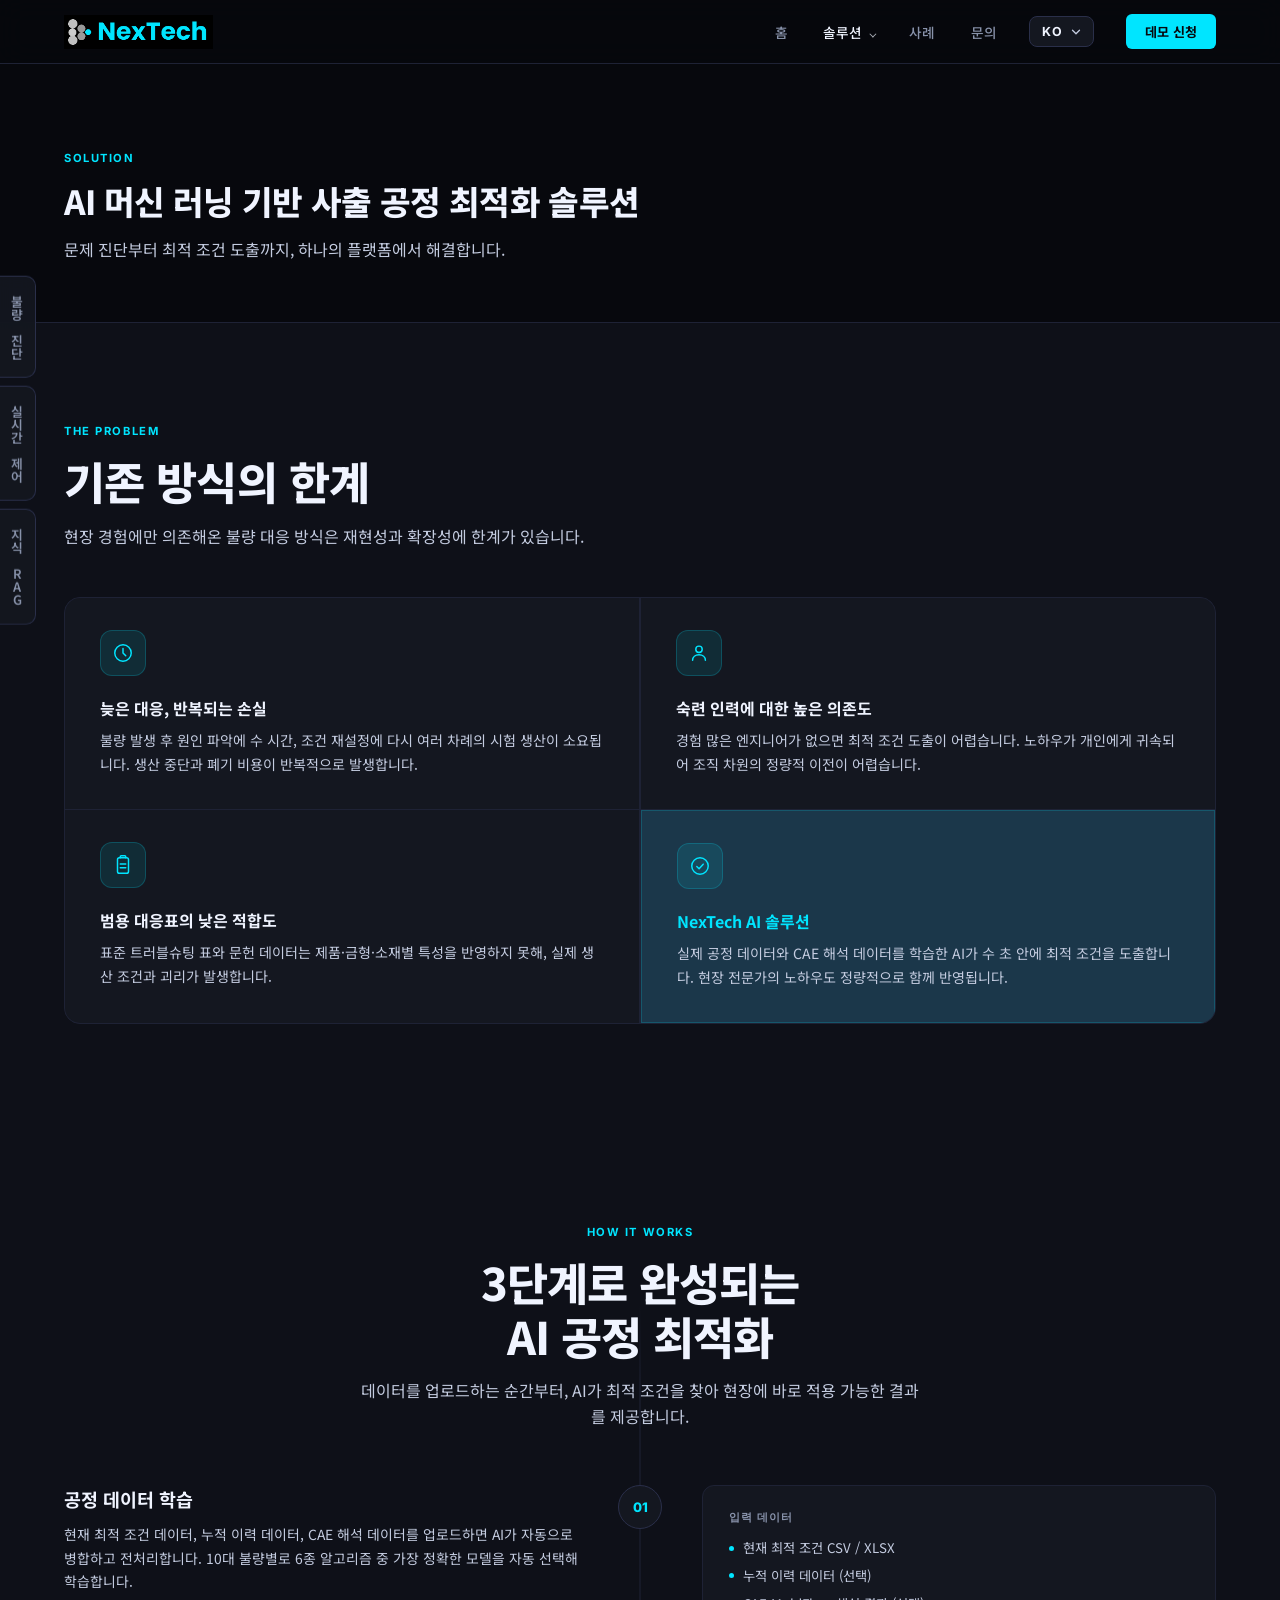
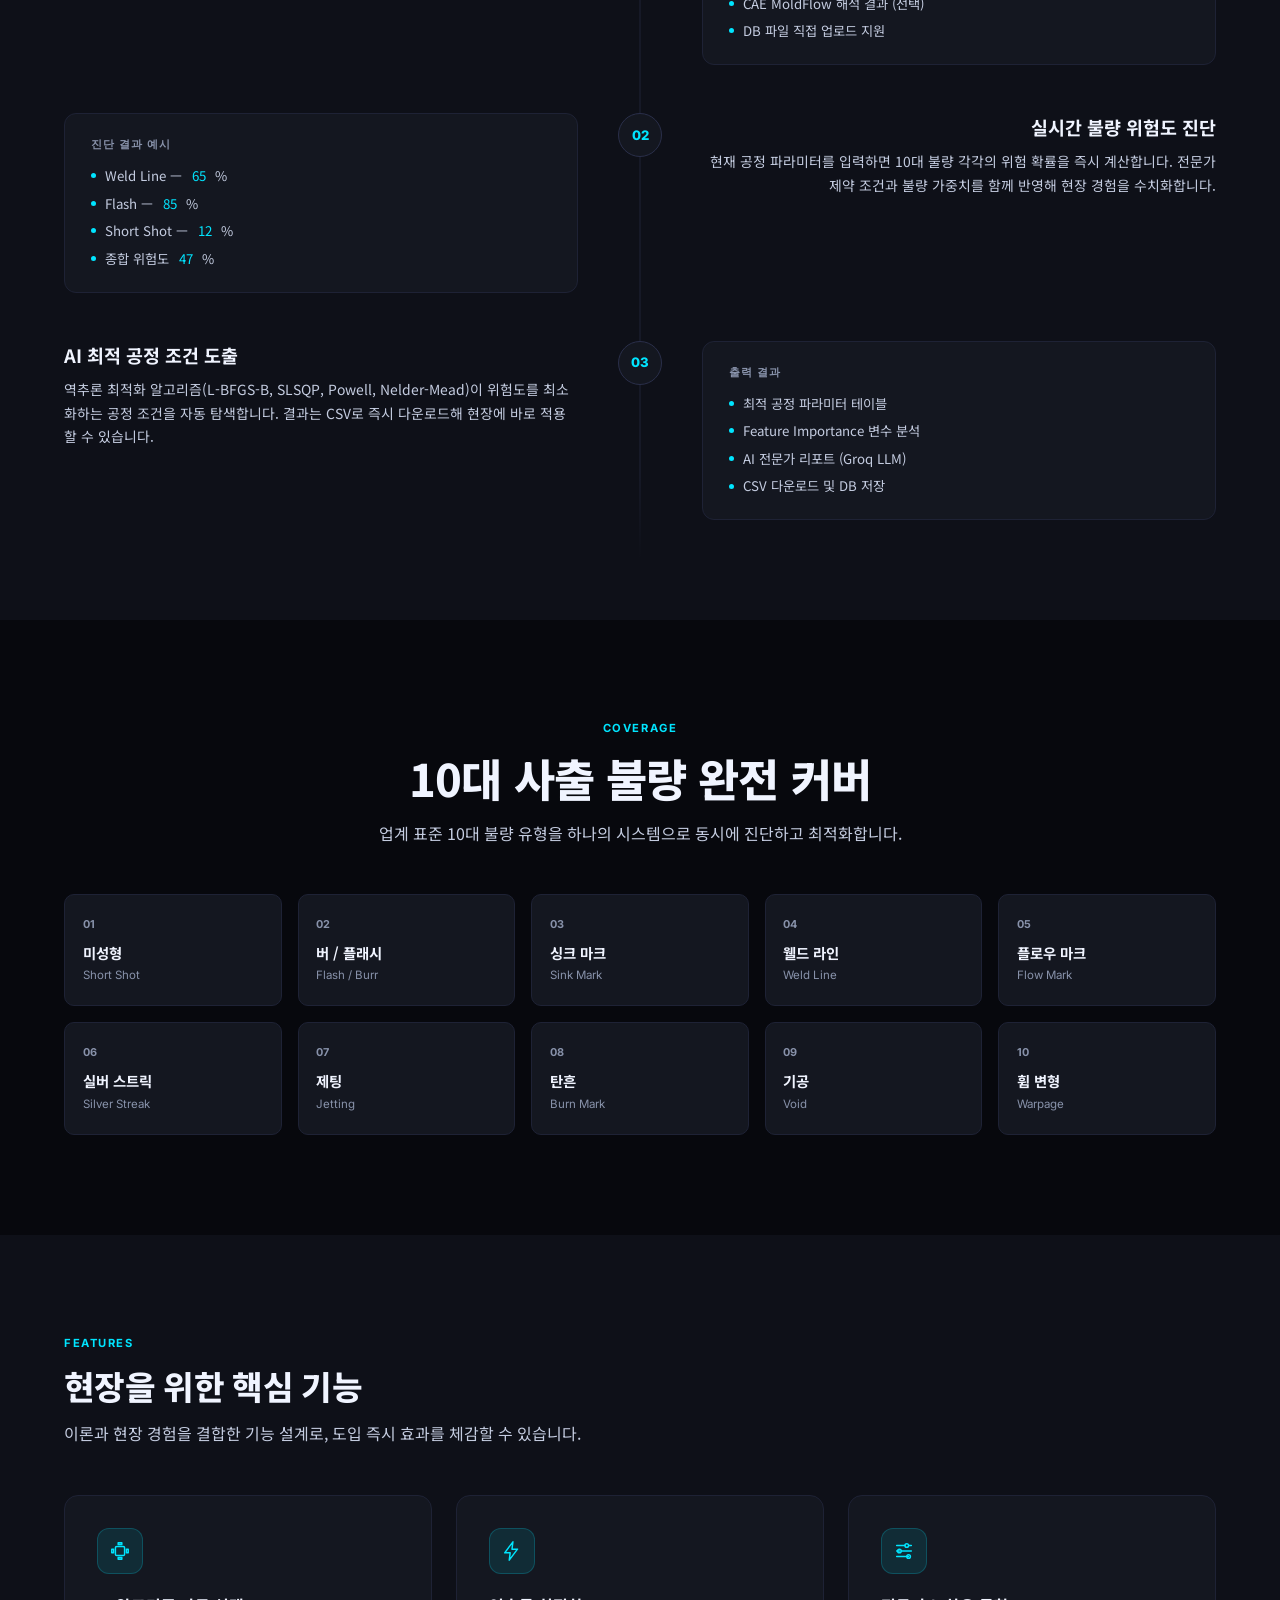
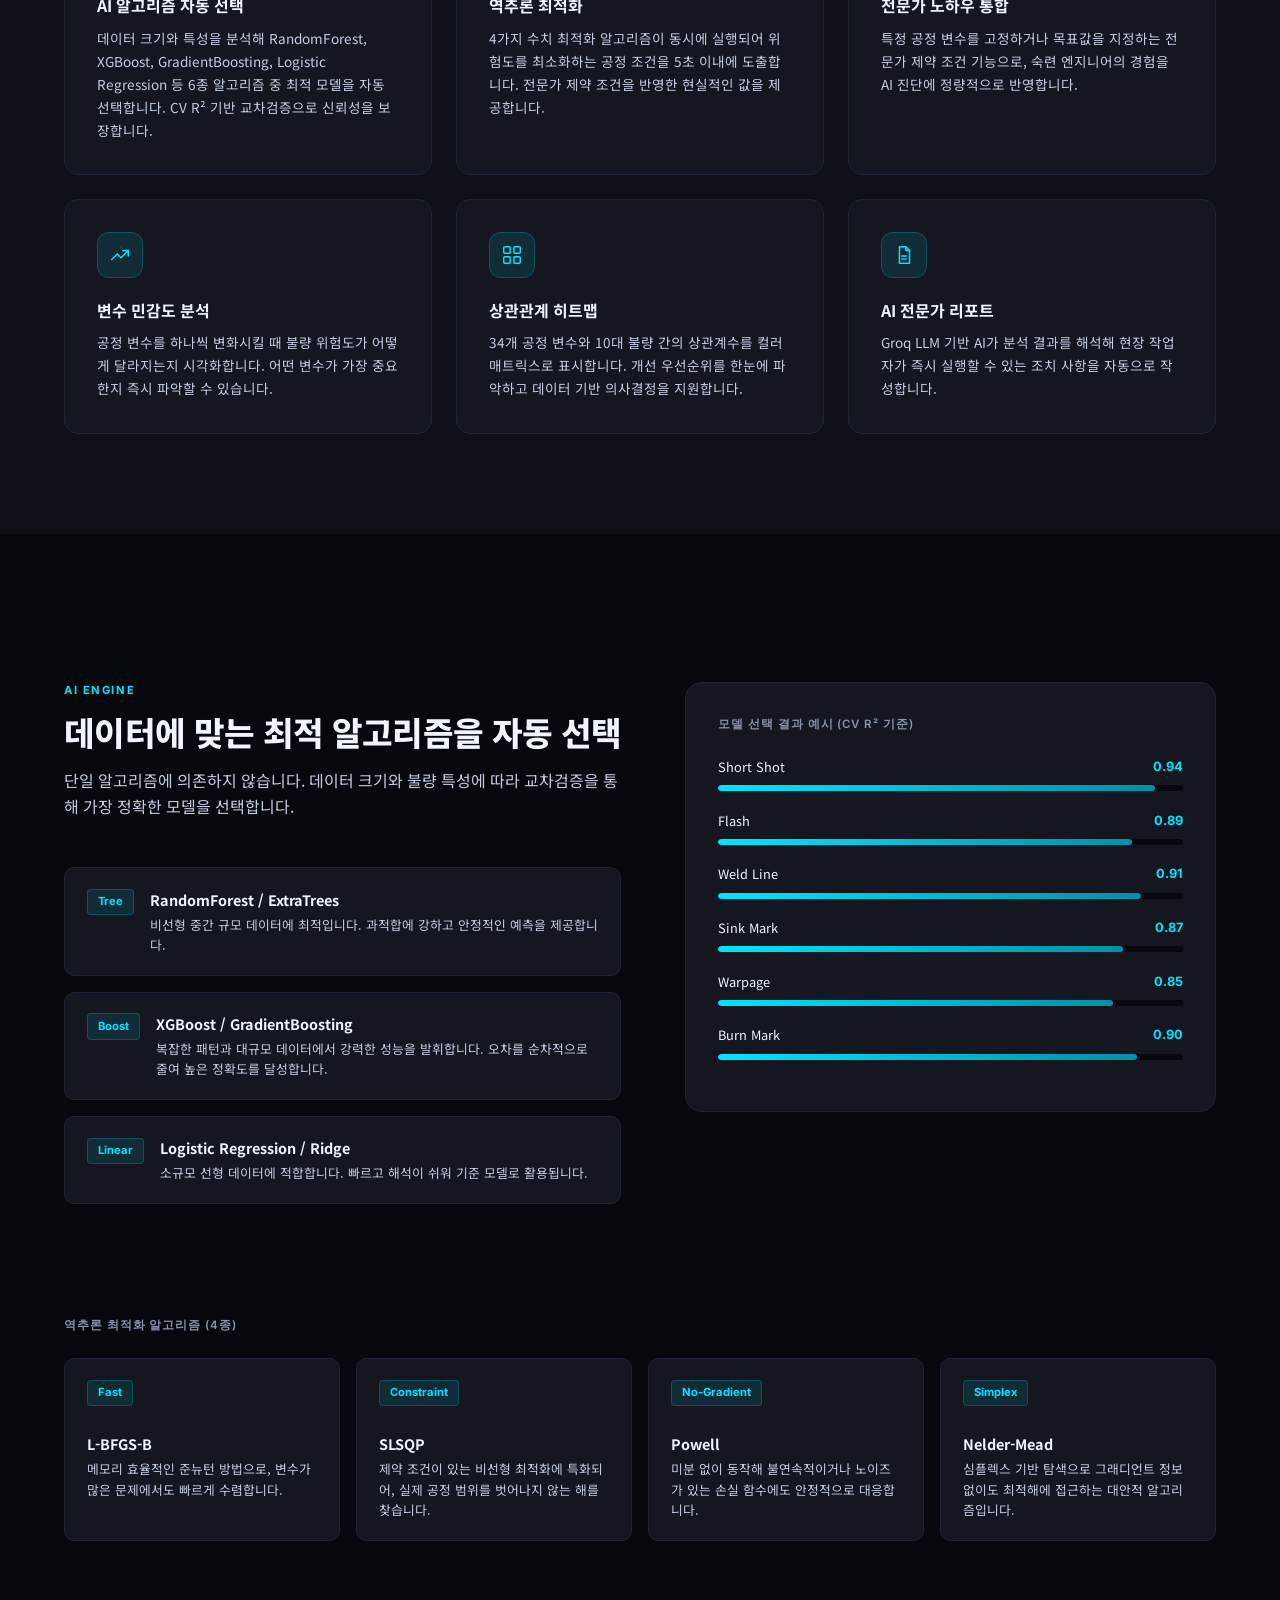
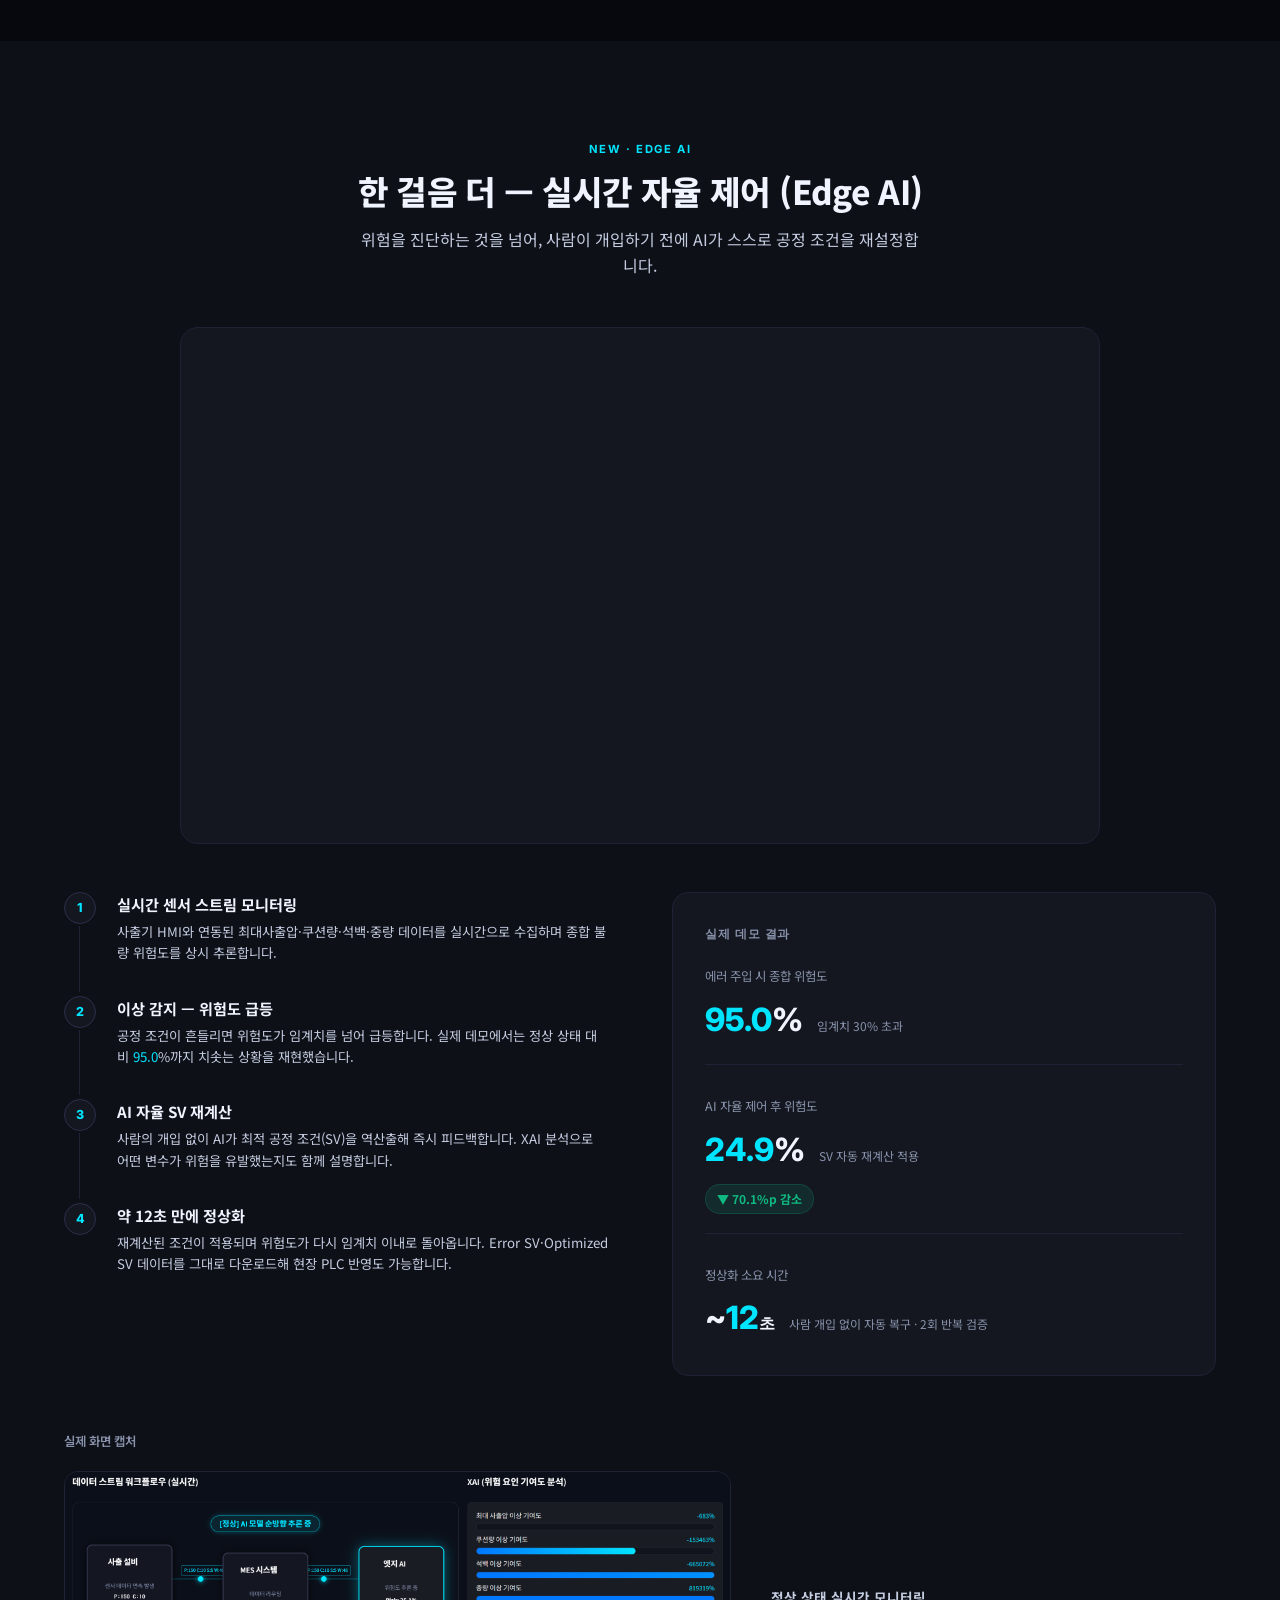
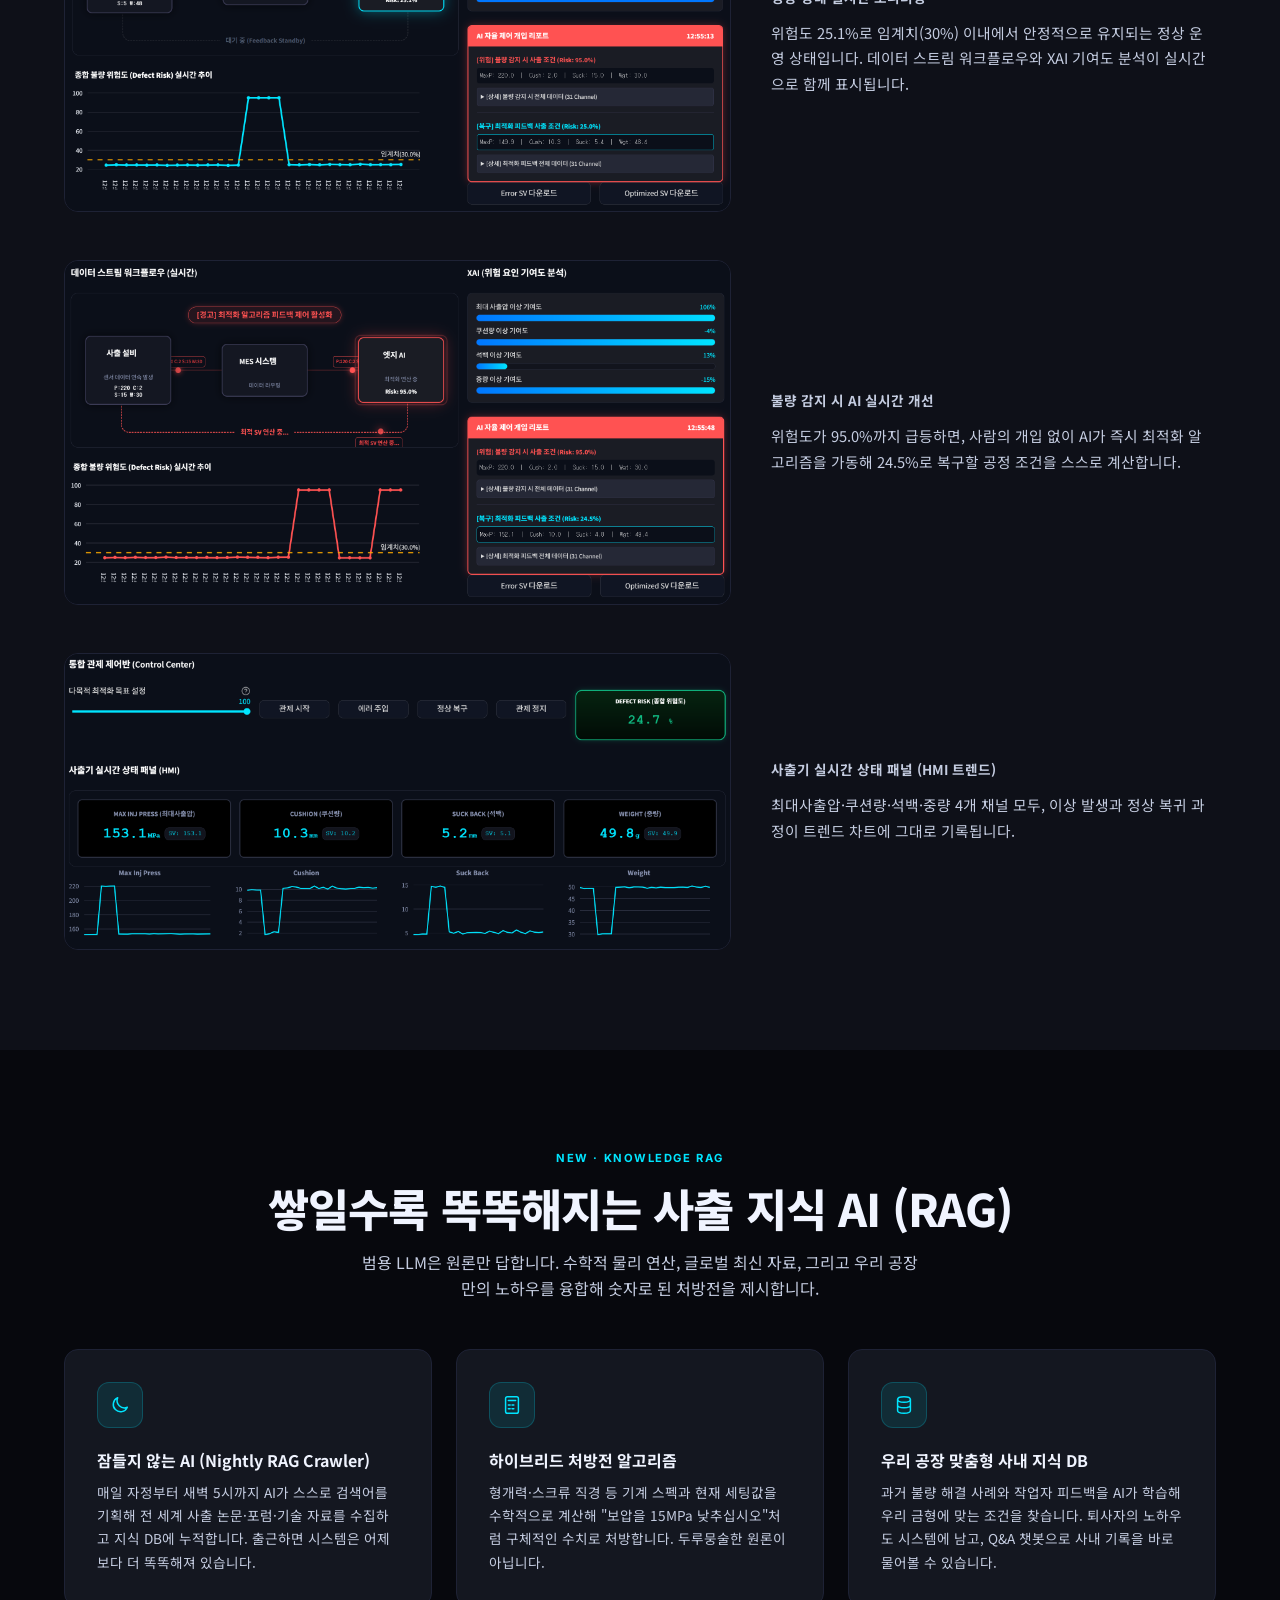
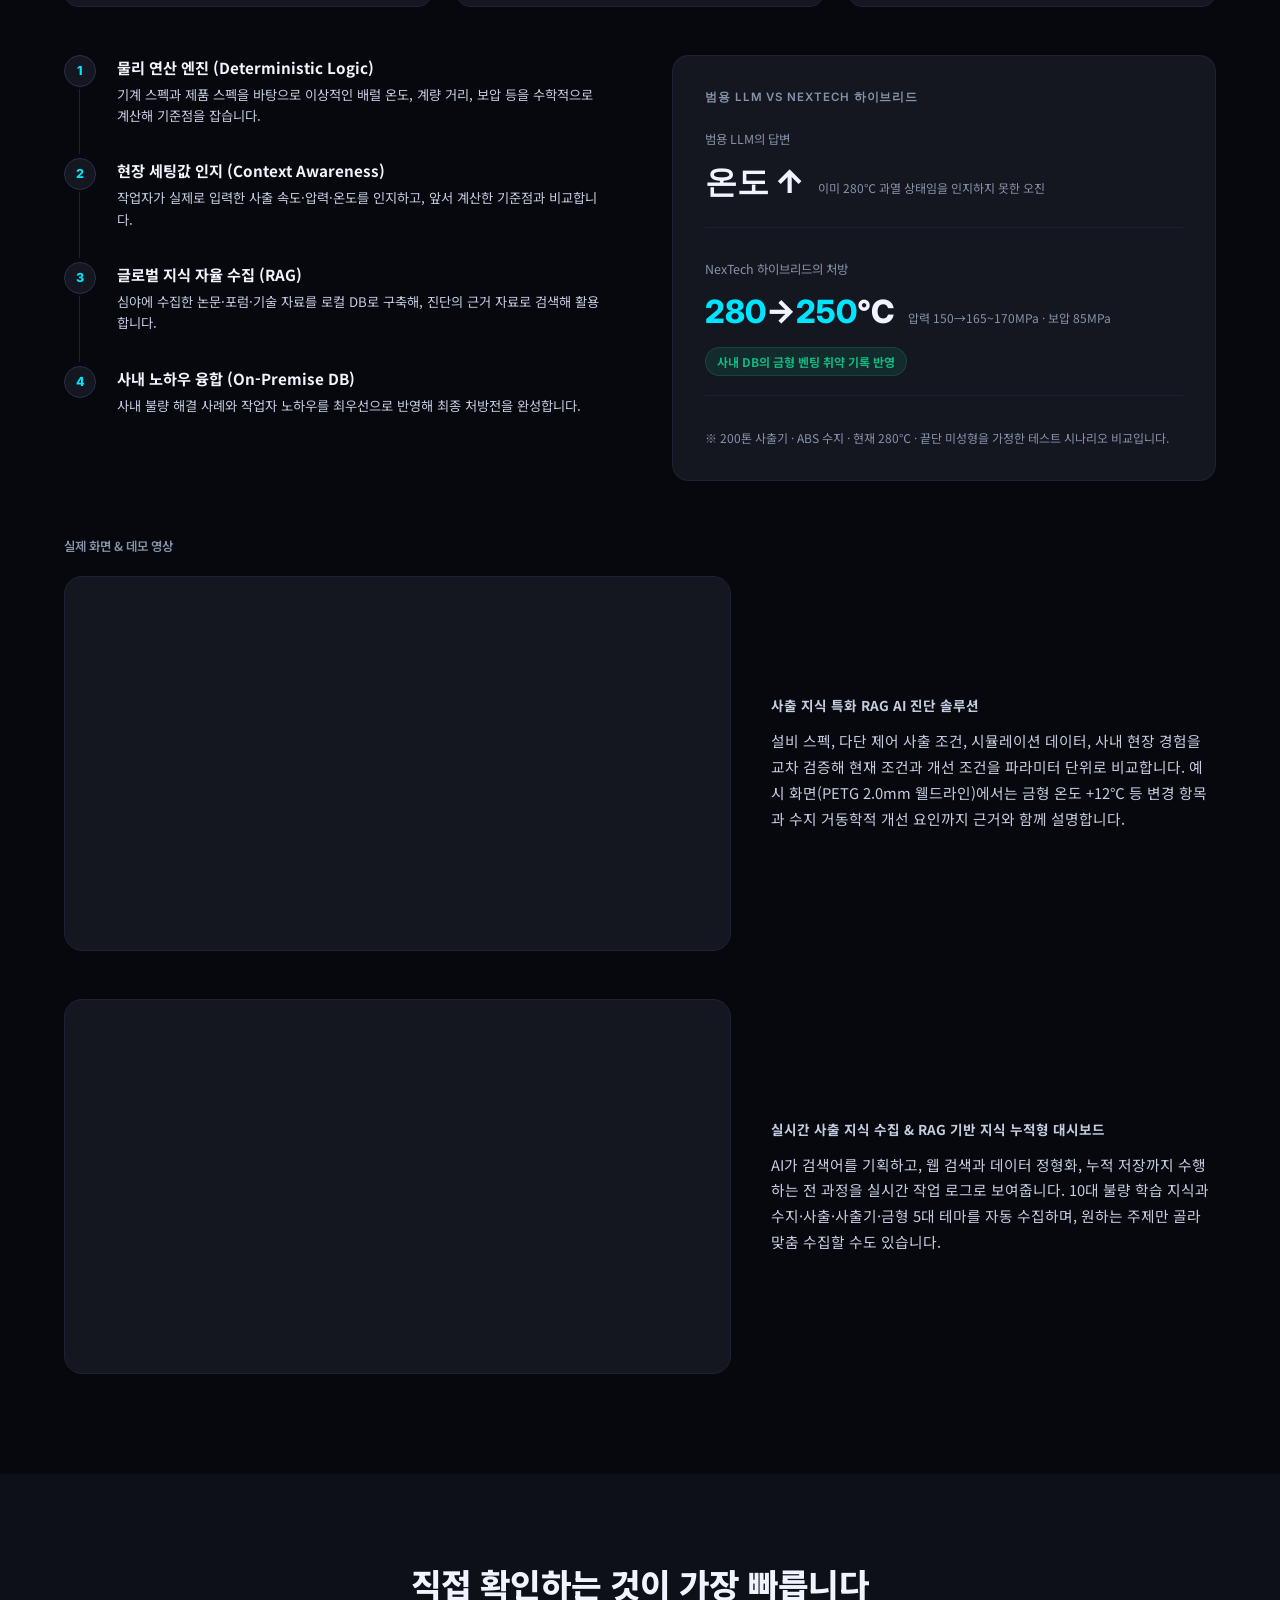
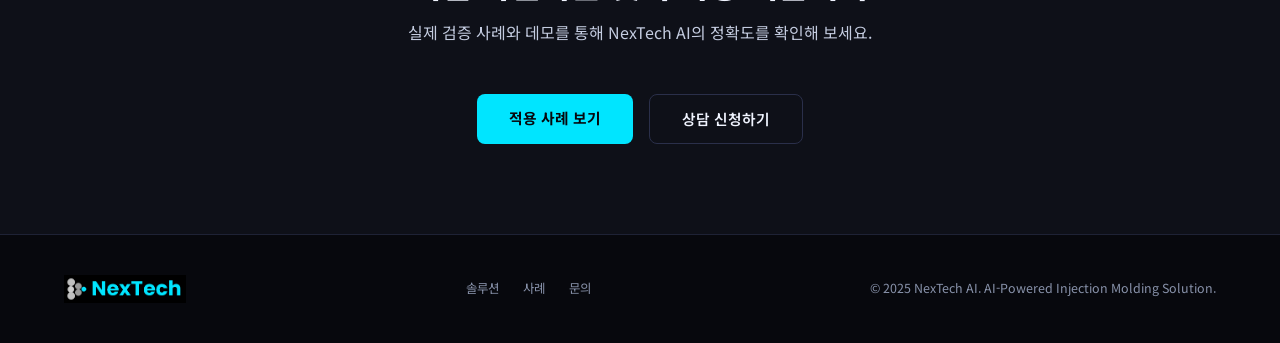
<file: solution.html>
<!DOCTYPE html>
<html lang="ko">
<head>
<meta charset="UTF-8">
<meta name="viewport" content="width=device-width, initial-scale=1.0">
<title data-i18n="page-title">솔루션 소개 | NexTech AI 사출 불량 개선 솔루션</title>
<meta name="description" content="AI 알고리즘 자동 선택, 역추론 최적화, 전문가 노하우 통합, 실시간 자율 제어(Edge AI), 사출 지식 RAG까지 — NexTech AI 사출 불량 개선 솔루션의 핵심 기능을 소개합니다.">
<link rel="canonical" href="https://nextech315.github.io/Injection-Molding-Solution/solution.html">
<link rel="preconnect" href="https://fonts.googleapis.com">
<link href="https://fonts.googleapis.com/css2?family=Inter:wght@300;400;500;600;700;800;900&family=Noto+Sans+KR:wght@300;400;500;700;900&family=Noto+Sans+JP:wght@300;400;500;700;900&display=swap" rel="stylesheet">
<link rel="stylesheet" href="css/style.css?v=5">
<link rel="stylesheet" href="css/nav-extra.css?v=2">
<style>
.edge-shot-list { display: flex; flex-direction: column; gap: 3rem; margin-top: 1.2rem; }
.edge-shot-row { display: grid; grid-template-columns: 3fr 2fr; gap: 2.5rem; align-items: center; }
.edge-shot-row img { width: 100%; height: auto; display: block; border-radius: 14px; border: 1px solid var(--border); }
.edge-shot-text .case-photo-group-title { margin-bottom: 0; }
.edge-shot-text p { color: var(--lgray); font-size: 0.92rem; line-height: 1.75; margin-top: 0.7rem; }
@media (max-width: 900px) {
  .edge-shot-row { grid-template-columns: 1fr; }
}
</style>
</head>
<body>

<!-- NAV -->
<nav>
  <a href="index.html" class="nav-logo"><img src="images/logo/logo-nav.png" alt="NexTech"></a>
  <div class="nav-right">
    <ul class="nav-links">
      <li><a href="index.html" data-i18n="nav-home">홈</a></li>
      <li><a href="solution.html" data-i18n="nav-solution">솔루션</a></li>
      <li><a href="case.html" data-i18n="nav-case">사례</a></li>
      <li><a href="contact.html" data-i18n="nav-contact">문의</a></li>
    </ul>
    <div class="lang-select">
      <button type="button" class="lang-current" aria-haspopup="listbox" aria-expanded="false" aria-label="Language"><span class="lang-current-code">KO</span><svg class="lang-chev" viewBox="0 0 24 24" aria-hidden="true"><path d="M6 9l6 6 6-6"/></svg></button>
      <div class="lang-menu" role="listbox" aria-label="Language">
        <button type="button" class="lang-btn active" data-lang-btn="ko" role="option">KO</button>
        <button type="button" class="lang-btn" data-lang-btn="en" role="option">EN</button>
        <button type="button" class="lang-btn" data-lang-btn="ja" role="option">JA</button>
      </div>
    </div>
    <a href="contact.html" class="nav-cta" data-i18n="nav-cta">데모 신청</a>
  </div>
  <button type="button" class="nav-toggle" aria-label="메뉴 열기" aria-expanded="false">
    <svg class="icon" viewBox="0 0 24 24"><path d="M3 6h18M3 12h18M3 18h18"/></svg>
  </button>
</nav>
<div class="mobile-menu">
  <a href="index.html" data-i18n="nav-home">홈</a>
  <a href="solution.html" data-i18n="nav-solution">솔루션</a>
  <a href="case.html" data-i18n="nav-case">사례</a>
  <a href="contact.html" data-i18n="nav-contact">문의</a>
  <div class="lang-select">
    <button type="button" class="lang-current" aria-haspopup="listbox" aria-expanded="false" aria-label="Language"><span class="lang-current-code">KO</span><svg class="lang-chev" viewBox="0 0 24 24" aria-hidden="true"><path d="M6 9l6 6 6-6"/></svg></button>
    <div class="lang-menu" role="listbox" aria-label="Language">
      <button type="button" class="lang-btn active" data-lang-btn="ko" role="option">KO</button>
      <button type="button" class="lang-btn" data-lang-btn="en" role="option">EN</button>
      <button type="button" class="lang-btn" data-lang-btn="ja" role="option">JA</button>
    </div>
  </div>
  <a href="contact.html" class="nav-cta" data-i18n="nav-cta">데모 신청</a>
</div>

<!-- PAGE HEADER -->
<header class="page-header">
  <span class="section-tag">Solution</span>
  <h1 class="title-oneline" data-i18n="ph-h1">AI 머신 러닝 기반 사출 공정 최적화 솔루션</h1>
  <p data-i18n="ph-p">문제 진단부터 최적 조건 도출까지, 하나의 플랫폼에서 해결합니다.</p>
</header>

<!-- PROBLEM -->
<section id="problem">
  <div class="reveal">
    <span class="section-tag">The Problem</span>
    <h2 class="section-title" data-i18n="problem-title">기존 방식의 한계</h2>
    <p class="section-sub" data-i18n="problem-sub">현장 경험에만 의존해온 불량 대응 방식은 재현성과 확장성에 한계가 있습니다.</p>
  </div>
  <div class="prob-grid reveal">
    <div class="prob-cell">
      <div class="icon-wrap"><svg class="icon" viewBox="0 0 24 24"><circle cx="12" cy="12" r="9"/><path d="M12 7v5l3 3"/></svg></div>
      <h4 data-i18n="prob1-h4">늦은 대응, 반복되는 손실</h4>
      <p data-i18n="prob1-p">불량 발생 후 원인 파악에 수 시간, 조건 재설정에 다시 여러 차례의 시험 생산이 소요됩니다. 생산 중단과 폐기 비용이 반복적으로 발생합니다.</p>
    </div>
    <div class="prob-cell">
      <div class="icon-wrap"><svg class="icon" viewBox="0 0 24 24"><circle cx="12" cy="8" r="3.5"/><path d="M5 20c0-3.5 3-6 7-6s7 2.5 7 6"/></svg></div>
      <h4 data-i18n="prob2-h4">숙련 인력에 대한 높은 의존도</h4>
      <p data-i18n="prob2-p">경험 많은 엔지니어가 없으면 최적 조건 도출이 어렵습니다. 노하우가 개인에게 귀속되어 조직 차원의 정량적 이전이 어렵습니다.</p>
    </div>
    <div class="prob-cell">
      <div class="icon-wrap"><svg class="icon" viewBox="0 0 24 24"><rect x="6" y="4" width="12" height="17" rx="2"/><path d="M9 4V3a1 1 0 0 1 1-1h4a1 1 0 0 1 1 1v1"/><path d="M9 11h6M9 15h6"/></svg></div>
      <h4 data-i18n="prob3-h4">범용 대응표의 낮은 적합도</h4>
      <p data-i18n="prob3-p">표준 트러블슈팅 표와 문헌 데이터는 제품·금형·소재별 특성을 반영하지 못해, 실제 생산 조건과 괴리가 발생합니다.</p>
    </div>
    <div class="prob-cell highlight">
      <div class="icon-wrap"><svg class="icon" viewBox="0 0 24 24"><circle cx="12" cy="12" r="9"/><path d="M8.5 12.5l2.5 2.5 4.5-5"/></svg></div>
      <h4 data-i18n="prob4-h4">NexTech AI 솔루션</h4>
      <p data-i18n="prob4-p">실제 공정 데이터와 CAE 해석 데이터를 학습한 AI가 수 초 안에 최적 조건을 도출합니다. 현장 전문가의 노하우도 정량적으로 함께 반영됩니다.</p>
    </div>
  </div>
</section>

<!-- HOW IT WORKS -->
<section id="how" style="background:var(--surface)">
  <div class="reveal centered">
    <span class="section-tag">How It Works</span>
    <h2 class="section-title" data-i18n="how-title">3단계로 완성되는<br>AI 공정 최적화</h2>
    <p class="section-sub" data-i18n="how-sub">데이터를 업로드하는 순간부터, AI가 최적 조건을 찾아 현장에 바로 적용 가능한 결과를 제공합니다.</p>
  </div>
  <div class="how-line"></div>
  <div class="how-steps reveal">
    <div class="how-step">
      <div class="step-content">
        <h3 data-i18n="how1-h3">공정 데이터 학습</h3>
        <p data-i18n="how1-p">현재 최적 조건 데이터, 누적 이력 데이터, CAE 해석 데이터를 업로드하면 AI가 자동으로 병합하고 전처리합니다. 10대 불량별로 6종 알고리즘 중 가장 정확한 모델을 자동 선택해 학습합니다.</p>
      </div>
      <div class="step-num-wrap step-spacer"><div class="step-num">01</div></div>
      <div class="step-card">
        <div class="step-card-label" data-i18n="how1-card-label">입력 데이터</div>
        <div class="step-card-items">
          <div class="step-card-item" data-i18n="how1-item1">현재 최적 조건 CSV / XLSX</div>
          <div class="step-card-item" data-i18n="how1-item2">누적 이력 데이터 (선택)</div>
          <div class="step-card-item" data-i18n="how1-item3">CAE MoldFlow 해석 결과 (선택)</div>
          <div class="step-card-item" data-i18n="how1-item4">DB 파일 직접 업로드 지원</div>
        </div>
      </div>
    </div>
    <div class="how-step">
      <div class="step-card">
        <div class="step-card-label" data-i18n="how2-card-label">진단 결과 예시</div>
        <div class="step-card-items">
          <div class="step-card-item">Weld Line — <span class="accent">65</span>%</div>
          <div class="step-card-item">Flash — <span class="accent">85</span>%</div>
          <div class="step-card-item">Short Shot — <span class="accent">12</span>%</div>
          <div class="step-card-item" data-i18n="how2-item4">종합 위험도 <span class="accent">47</span>%</div>
        </div>
      </div>
      <div class="step-num-wrap step-spacer"><div class="step-num">02</div></div>
      <div class="step-content">
        <h3 data-i18n="how2-h3">실시간 불량 위험도 진단</h3>
        <p data-i18n="how2-p">현재 공정 파라미터를 입력하면 10대 불량 각각의 위험 확률을 즉시 계산합니다. 전문가 제약 조건과 불량 가중치를 함께 반영해 현장 경험을 수치화합니다.</p>
      </div>
    </div>
    <div class="how-step">
      <div class="step-content">
        <h3 data-i18n="how3-h3">AI 최적 공정 조건 도출</h3>
        <p data-i18n="how3-p">역추론 최적화 알고리즘(L-BFGS-B, SLSQP, Powell, Nelder-Mead)이 위험도를 최소화하는 공정 조건을 자동 탐색합니다. 결과는 CSV로 즉시 다운로드해 현장에 바로 적용할 수 있습니다.</p>
      </div>
      <div class="step-num-wrap step-spacer"><div class="step-num">03</div></div>
      <div class="step-card">
        <div class="step-card-label" data-i18n="how3-card-label">출력 결과</div>
        <div class="step-card-items">
          <div class="step-card-item" data-i18n="how3-item1">최적 공정 파라미터 테이블</div>
          <div class="step-card-item" data-i18n="how3-item2">Feature Importance 변수 분석</div>
          <div class="step-card-item" data-i18n="how3-item3">AI 전문가 리포트 (Groq LLM)</div>
          <div class="step-card-item" data-i18n="how3-item4">CSV 다운로드 및 DB 저장</div>
        </div>
      </div>
    </div>
  </div>
</section>

<!-- TARGETS / DEFECTS -->
<section id="defects">
  <div class="reveal centered">
    <span class="section-tag">Coverage</span>
    <h2 class="section-title" data-i18n="defects-title">10대 사출 불량 완전 커버</h2>
    <p class="section-sub" data-i18n="defects-sub">업계 표준 10대 불량 유형을 하나의 시스템으로 동시에 진단하고 최적화합니다.</p>
  </div>
  <div class="defects-grid reveal">
    <div class="defect-card"><div class="defect-num">01</div><div class="defect-name-ko" data-i18n="defect1-name">미성형</div><div class="defect-name-en">Short Shot</div></div>
    <div class="defect-card"><div class="defect-num">02</div><div class="defect-name-ko" data-i18n="defect2-name">버 / 플래시</div><div class="defect-name-en">Flash / Burr</div></div>
    <div class="defect-card"><div class="defect-num">03</div><div class="defect-name-ko" data-i18n="defect3-name">싱크 마크</div><div class="defect-name-en">Sink Mark</div></div>
    <div class="defect-card"><div class="defect-num">04</div><div class="defect-name-ko" data-i18n="defect4-name">웰드 라인</div><div class="defect-name-en">Weld Line</div></div>
    <div class="defect-card"><div class="defect-num">05</div><div class="defect-name-ko" data-i18n="defect5-name">플로우 마크</div><div class="defect-name-en">Flow Mark</div></div>
    <div class="defect-card"><div class="defect-num">06</div><div class="defect-name-ko" data-i18n="defect6-name">실버 스트릭</div><div class="defect-name-en">Silver Streak</div></div>
    <div class="defect-card"><div class="defect-num">07</div><div class="defect-name-ko" data-i18n="defect7-name">제팅</div><div class="defect-name-en">Jetting</div></div>
    <div class="defect-card"><div class="defect-num">08</div><div class="defect-name-ko" data-i18n="defect8-name">탄흔</div><div class="defect-name-en">Burn Mark</div></div>
    <div class="defect-card"><div class="defect-num">09</div><div class="defect-name-ko" data-i18n="defect9-name">기공</div><div class="defect-name-en">Void</div></div>
    <div class="defect-card"><div class="defect-num">10</div><div class="defect-name-ko" data-i18n="defect10-name">휨 변형</div><div class="defect-name-en">Warpage</div></div>
  </div>
</section>

<!-- FEATURES -->
<section id="features" style="background:var(--surface)">
  <div class="reveal">
    <span class="section-tag">Features</span>
    <h2 class="section-title title-oneline" data-i18n="features-title">현장을 위한 핵심 기능</h2>
    <p class="section-sub" data-i18n="features-sub">이론과 현장 경험을 결합한 기능 설계로, 도입 즉시 효과를 체감할 수 있습니다.</p>
  </div>
  <div class="features-grid reveal">
    <div class="feature-card">
      <div class="icon-wrap"><svg class="icon" viewBox="0 0 24 24"><rect x="7" y="7" width="10" height="10" rx="1.5"/><rect x="3" y="10" width="2" height="4"/><rect x="19" y="10" width="2" height="4"/><rect x="10" y="3" width="4" height="2"/><rect x="10" y="19" width="4" height="2"/></svg></div>
      <h3 data-i18n="feat1-h3">AI 알고리즘 자동 선택</h3>
      <p data-i18n="feat1-p">데이터 크기와 특성을 분석해 RandomForest, XGBoost, GradientBoosting, Logistic Regression 등 6종 알고리즘 중 최적 모델을 자동 선택합니다. CV R² 기반 교차검증으로 신뢰성을 보장합니다.</p>
    </div>
    <div class="feature-card">
      <div class="icon-wrap"><svg class="icon" viewBox="0 0 24 24"><path d="M13 2 4 14h6l-1 8 9-12h-6l1-8z"/></svg></div>
      <h3 data-i18n="feat2-h3">역추론 최적화</h3>
      <p data-i18n="feat2-p">4가지 수치 최적화 알고리즘이 동시에 실행되어 위험도를 최소화하는 공정 조건을 5초 이내에 도출합니다. 전문가 제약 조건을 반영한 현실적인 값을 제공합니다.</p>
    </div>
    <div class="feature-card">
      <div class="icon-wrap"><svg class="icon" viewBox="0 0 24 24"><path d="M4 6h9M17 6h3M4 12h3M9 12h11M4 18h13"/><circle cx="15" cy="6" r="2"/><circle cx="7" cy="12" r="2"/><circle cx="17" cy="18" r="2"/></svg></div>
      <h3 data-i18n="feat3-h3">전문가 노하우 통합</h3>
      <p data-i18n="feat3-p">특정 공정 변수를 고정하거나 목표값을 지정하는 전문가 제약 조건 기능으로, 숙련 엔지니어의 경험을 AI 진단에 정량적으로 반영합니다.</p>
    </div>
    <div class="feature-card">
      <div class="icon-wrap"><svg class="icon" viewBox="0 0 24 24"><path d="M3 17l6-6 4 4 8-8"/><path d="M15 7h6v6"/></svg></div>
      <h3 data-i18n="feat4-h3">변수 민감도 분석</h3>
      <p data-i18n="feat4-p">공정 변수를 하나씩 변화시킬 때 불량 위험도가 어떻게 달라지는지 시각화합니다. 어떤 변수가 가장 중요한지 즉시 파악할 수 있습니다.</p>
    </div>
    <div class="feature-card">
      <div class="icon-wrap"><svg class="icon" viewBox="0 0 24 24"><rect x="3" y="3" width="7" height="7" rx="1"/><rect x="14" y="3" width="7" height="7" rx="1"/><rect x="3" y="14" width="7" height="7" rx="1"/><rect x="14" y="14" width="7" height="7" rx="1"/></svg></div>
      <h3 data-i18n="feat5-h3">상관관계 히트맵</h3>
      <p data-i18n="feat5-p">34개 공정 변수와 10대 불량 간의 상관계수를 컬러 매트릭스로 표시합니다. 개선 우선순위를 한눈에 파악하고 데이터 기반 의사결정을 지원합니다.</p>
    </div>
    <div class="feature-card">
      <div class="icon-wrap"><svg class="icon" viewBox="0 0 24 24"><path d="M7 3h7l4 4v14H7z"/><path d="M14 3v4h4"/><path d="M9.5 13h5M9.5 16.5h5"/></svg></div>
      <h3 data-i18n="feat6-h3">AI 전문가 리포트</h3>
      <p data-i18n="feat6-p">Groq LLM 기반 AI가 분석 결과를 해석해 현장 작업자가 즉시 실행할 수 있는 조치 사항을 자동으로 작성합니다.</p>
    </div>
  </div>
</section>

<!-- ALGORITHM -->
<section id="algorithm">
  <div class="algo-wrap reveal">
    <div>
      <span class="section-tag">AI Engine</span>
      <h2 class="section-title title-oneline" data-i18n="algo-title">데이터에 맞는 최적 알고리즘을 자동 선택</h2>
      <p class="section-sub" data-i18n="algo-sub">단일 알고리즘에 의존하지 않습니다. 데이터 크기와 불량 특성에 따라 교차검증을 통해 가장 정확한 모델을 선택합니다.</p>
      <div class="algo-list">
        <div class="algo-item">
          <div class="algo-badge">Tree</div>
          <div><h4>RandomForest / ExtraTrees</h4><p data-i18n="algo1-p">비선형 중간 규모 데이터에 최적입니다. 과적합에 강하고 안정적인 예측을 제공합니다.</p></div>
        </div>
        <div class="algo-item">
          <div class="algo-badge">Boost</div>
          <div><h4>XGBoost / GradientBoosting</h4><p data-i18n="algo2-p">복잡한 패턴과 대규모 데이터에서 강력한 성능을 발휘합니다. 오차를 순차적으로 줄여 높은 정확도를 달성합니다.</p></div>
        </div>
        <div class="algo-item">
          <div class="algo-badge">Linear</div>
          <div><h4>Logistic Regression / Ridge</h4><p data-i18n="algo3-p">소규모 선형 데이터에 적합합니다. 빠르고 해석이 쉬워 기준 모델로 활용됩니다.</p></div>
        </div>
      </div>
    </div>
    <div class="algo-visual">
      <div class="algo-visual-title" data-i18n="algo-visual-title">모델 선택 결과 예시 (CV R² 기준)</div>
      <div class="algo-bar-row"><div class="algo-bar-label"><span>Short Shot</span><span>0.94</span></div><div class="algo-bar-track"><div class="algo-bar-fill" style="width:94%"></div></div></div>
      <div class="algo-bar-row"><div class="algo-bar-label"><span>Flash</span><span>0.89</span></div><div class="algo-bar-track"><div class="algo-bar-fill" style="width:89%"></div></div></div>
      <div class="algo-bar-row"><div class="algo-bar-label"><span>Weld Line</span><span>0.91</span></div><div class="algo-bar-track"><div class="algo-bar-fill" style="width:91%"></div></div></div>
      <div class="algo-bar-row"><div class="algo-bar-label"><span>Sink Mark</span><span>0.87</span></div><div class="algo-bar-track"><div class="algo-bar-fill" style="width:87%"></div></div></div>
      <div class="algo-bar-row"><div class="algo-bar-label"><span>Warpage</span><span>0.85</span></div><div class="algo-bar-track"><div class="algo-bar-fill" style="width:85%"></div></div></div>
      <div class="algo-bar-row"><div class="algo-bar-label"><span>Burn Mark</span><span>0.90</span></div><div class="algo-bar-track"><div class="algo-bar-fill" style="width:90%"></div></div></div>
    </div>
  </div>

  <div class="algo-opt-section reveal">
    <div class="algo-opt-label" data-i18n="algo-opt-label">역추론 최적화 알고리즘 (4종)</div>
    <div class="algo-list algo-list-4col">
      <div class="algo-item">
        <div class="algo-badge">Fast</div>
        <div><h4>L-BFGS-B</h4><p data-i18n="opt1-p">메모리 효율적인 준뉴턴 방법으로, 변수가 많은 문제에서도 빠르게 수렴합니다.</p></div>
      </div>
      <div class="algo-item">
        <div class="algo-badge">Constraint</div>
        <div><h4>SLSQP</h4><p data-i18n="opt2-p">제약 조건이 있는 비선형 최적화에 특화되어, 실제 공정 범위를 벗어나지 않는 해를 찾습니다.</p></div>
      </div>
      <div class="algo-item">
        <div class="algo-badge">No-Gradient</div>
        <div><h4>Powell</h4><p data-i18n="opt3-p">미분 없이 동작해 불연속적이거나 노이즈가 있는 손실 함수에도 안정적으로 대응합니다.</p></div>
      </div>
      <div class="algo-item">
        <div class="algo-badge">Simplex</div>
        <div><h4>Nelder-Mead</h4><p data-i18n="opt4-p">심플렉스 기반 탐색으로 그래디언트 정보 없이도 최적해에 접근하는 대안적 알고리즘입니다.</p></div>
      </div>
    </div>
  </div>
</section>

<!-- EDGE AI -->
<section id="edge-ai" style="background:var(--surface)">
  <div class="reveal centered">
    <span class="section-tag">New · Edge AI</span>
    <h2 class="section-title title-oneline" data-i18n="edge-title">한 걸음 더 — 실시간 자율 제어 (Edge AI)</h2>
    <p class="section-sub" data-i18n="edge-sub">위험을 진단하는 것을 넘어, 사람이 개입하기 전에 AI가 스스로 공정 조건을 재설정합니다.</p>
  </div>

  <div class="video-frame reveal" style="margin-left:auto;margin-right:auto">
    <iframe src="https://www.youtube.com/embed/Kub_MypZVxU" title="Edge AI Controller Demo" allow="accelerometer; autoplay; clipboard-write; encrypted-media; gyroscope; picture-in-picture; web-share" allowfullscreen loading="lazy"></iframe>
  </div>

  <div class="case-wrap reveal">
    <div class="case-timeline">
      <div class="case-step">
        <div class="case-dot">1</div>
        <div class="case-step-body">
          <h4 data-i18n="edge1-h4">실시간 센서 스트림 모니터링</h4>
          <p data-i18n="edge1-p">사출기 HMI와 연동된 최대사출압·쿠션량·석백·중량 데이터를 실시간으로 수집하며 종합 불량 위험도를 상시 추론합니다.</p>
        </div>
      </div>
      <div class="case-step">
        <div class="case-dot">2</div>
        <div class="case-step-body">
          <h4 data-i18n="edge2-h4">이상 감지 — 위험도 급등</h4>
          <p data-i18n="edge2-p">공정 조건이 흔들리면 위험도가 임계치를 넘어 급등합니다. 실제 데모에서는 정상 상태 대비 <span class="accent">95.0</span>%까지 치솟는 상황을 재현했습니다.</p>
        </div>
      </div>
      <div class="case-step">
        <div class="case-dot">3</div>
        <div class="case-step-body">
          <h4 data-i18n="edge3-h4">AI 자율 SV 재계산</h4>
          <p data-i18n="edge3-p">사람의 개입 없이 AI가 최적 공정 조건(SV)을 역산출해 즉시 피드백합니다. XAI 분석으로 어떤 변수가 위험을 유발했는지도 함께 설명합니다.</p>
        </div>
      </div>
      <div class="case-step">
        <div class="case-dot">4</div>
        <div class="case-step-body">
          <h4 data-i18n="edge4-h4">약 12초 만에 정상화</h4>
          <p data-i18n="edge4-p">재계산된 조건이 적용되며 위험도가 다시 임계치 이내로 돌아옵니다. Error SV·Optimized SV 데이터를 그대로 다운로드해 현장 PLC 반영도 가능합니다.</p>
        </div>
      </div>
    </div>
    <div>
      <div class="case-result">
        <div class="case-result-title" data-i18n="edge-result-title">실제 데모 결과</div>
        <div class="case-metrics">
          <div class="case-metric">
            <div class="case-metric-label" data-i18n="edge-m1-label">에러 주입 시 종합 위험도</div>
            <div class="case-metric-row">
              <div class="case-metric-val"><span class="accent">95.0</span>%</div>
              <div class="case-metric-sub" data-i18n="edge-m1-sub">임계치 30% 초과</div>
            </div>
          </div>
          <div class="case-metric">
            <div class="case-metric-label" data-i18n="edge-m2-label">AI 자율 제어 후 위험도</div>
            <div class="case-metric-row">
              <div class="case-metric-val"><span class="accent">24.9</span>%</div>
              <div class="case-metric-sub" data-i18n="edge-m2-sub">SV 자동 재계산 적용</div>
            </div>
            <span class="case-badge badge-green" data-i18n="edge-m2-badge">▼ 70.1%p 감소</span>
          </div>
          <div class="case-metric">
            <div class="case-metric-label" data-i18n="edge-m3-label">정상화 소요 시간</div>
            <div class="case-metric-row">
              <div class="case-metric-val">~<span class="accent">12</span><span data-i18n="edge-m3-unit" style="font-size:1rem">초</span></div>
              <div class="case-metric-sub" data-i18n="edge-m3-sub">사람 개입 없이 자동 복구 · 2회 반복 검증</div>
            </div>
          </div>
        </div>
      </div>
    </div>
  </div>

  <div class="case-photos reveal">
    <div class="case-photos-label" data-i18n="edge-photos-label">실제 화면 캡처</div>
    <div class="edge-shot-list">
      <div class="edge-shot-row">
        <img src="images/edge-ai/normal-state.png" alt="정상 상태의 데이터 스트림 워크플로우와 XAI 기여도 분석, AI 자율 제어 개입 리포트 화면. 위험도 25.1%로 임계치 이내 안정 유지" loading="lazy">
        <div class="edge-shot-text">
          <div class="case-photo-group-title" data-i18n="edge-group1-title">정상 상태 실시간 모니터링</div>
          <p data-i18n="edge-group1-desc">위험도 25.1%로 임계치(30%) 이내에서 안정적으로 유지되는 정상 운영 상태입니다. 데이터 스트림 워크플로우와 XAI 기여도 분석이 실시간으로 함께 표시됩니다.</p>
        </div>
      </div>
      <div class="edge-shot-row">
        <img src="images/edge-ai/defect-state.png" alt="불량 감지 시 위험도가 95.0%로 급등하고 AI가 최적화 알고리즘으로 24.5%까지 복구 조건을 재계산하는 화면" loading="lazy">
        <div class="edge-shot-text">
          <div class="case-photo-group-title" data-i18n="edge-group2-title">불량 감지 시 AI 실시간 개선</div>
          <p data-i18n="edge-group2-desc">위험도가 95.0%까지 급등하면, 사람의 개입 없이 AI가 즉시 최적화 알고리즘을 가동해 24.5%로 복구할 공정 조건을 스스로 계산합니다.</p>
        </div>
      </div>
      <div class="edge-shot-row">
        <img src="images/edge-ai/hmi-real.png" alt="사출기 실시간 상태 패널. 최대사출압·쿠션량·석백·중량 4개 채널 트렌드 차트에 급등 후 정상 복귀 패턴이 기록됨" loading="lazy">
        <div class="edge-shot-text">
          <div class="case-photo-group-title" data-i18n="edge-group3-title">사출기 실시간 상태 패널 (HMI 트렌드)</div>
          <p data-i18n="edge-group3-desc">최대사출압·쿠션량·석백·중량 4개 채널 모두, 이상 발생과 정상 복귀 과정이 트렌드 차트에 그대로 기록됩니다.</p>
        </div>
      </div>
    </div>
  </div>
</section>

<!-- RAG KNOWLEDGE AI -->
<section id="rag-ai">
  <div class="reveal centered">
    <span class="section-tag">New · Knowledge RAG</span>
    <h2 class="section-title" data-i18n="rag-title">쌓일수록 똑똑해지는 사출 지식 AI (RAG)</h2>
    <p class="section-sub" data-i18n="rag-sub">범용 LLM은 원론만 답합니다. 수학적 물리 연산, 글로벌 최신 자료, 그리고 우리 공장만의 노하우를 융합해 숫자로 된 처방전을 제시합니다.</p>
  </div>

  <div class="features-grid reveal">
    <div class="feature-card">
      <div class="icon-wrap"><svg class="icon" viewBox="0 0 24 24"><path d="M20 14.5A8 8 0 0 1 9.5 4a8 8 0 1 0 10.5 10.5z"/></svg></div>
      <h3 data-i18n="rag-f1-h3">잠들지 않는 AI (Nightly RAG Crawler)</h3>
      <p data-i18n="rag-f1-p">매일 자정부터 새벽 5시까지 AI가 스스로 검색어를 기획해 전 세계 사출 논문·포럼·기술 자료를 수집하고 지식 DB에 누적합니다. 출근하면 시스템은 어제보다 더 똑똑해져 있습니다.</p>
    </div>
    <div class="feature-card">
      <div class="icon-wrap"><svg class="icon" viewBox="0 0 24 24"><rect x="5" y="3" width="14" height="18" rx="2"/><path d="M8 7h8M8 12h2M12 12h2M8 16h2M12 16h2"/></svg></div>
      <h3 data-i18n="rag-f2-h3">하이브리드 처방전 알고리즘</h3>
      <p data-i18n="rag-f2-p">형개력·스크류 직경 등 기계 스펙과 현재 세팅값을 수학적으로 계산해 "보압을 15MPa 낮추십시오"처럼 구체적인 수치로 처방합니다. 두루뭉술한 원론이 아닙니다.</p>
    </div>
    <div class="feature-card">
      <div class="icon-wrap"><svg class="icon" viewBox="0 0 24 24"><ellipse cx="12" cy="6" rx="7" ry="3"/><path d="M5 6v6c0 1.7 3.1 3 7 3s7-1.3 7-3V6M5 12v6c0 1.7 3.1 3 7 3s7-1.3 7-3v-6"/></svg></div>
      <h3 data-i18n="rag-f3-h3">우리 공장 맞춤형 사내 지식 DB</h3>
      <p data-i18n="rag-f3-p">과거 불량 해결 사례와 작업자 피드백을 AI가 학습해 우리 금형에 맞는 조건을 찾습니다. 퇴사자의 노하우도 시스템에 남고, Q&amp;A 챗봇으로 사내 기록을 바로 물어볼 수 있습니다.</p>
    </div>
  </div>

  <div class="case-wrap reveal">
    <div class="case-timeline">
      <div class="case-step">
        <div class="case-dot">1</div>
        <div class="case-step-body">
          <h4 data-i18n="rag-c1-h4">물리 연산 엔진 (Deterministic Logic)</h4>
          <p data-i18n="rag-c1-p">기계 스펙과 제품 스펙을 바탕으로 이상적인 배럴 온도, 계량 거리, 보압 등을 수학적으로 계산해 기준점을 잡습니다.</p>
        </div>
      </div>
      <div class="case-step">
        <div class="case-dot">2</div>
        <div class="case-step-body">
          <h4 data-i18n="rag-c2-h4">현장 세팅값 인지 (Context Awareness)</h4>
          <p data-i18n="rag-c2-p">작업자가 실제로 입력한 사출 속도·압력·온도를 인지하고, 앞서 계산한 기준점과 비교합니다.</p>
        </div>
      </div>
      <div class="case-step">
        <div class="case-dot">3</div>
        <div class="case-step-body">
          <h4 data-i18n="rag-c3-h4">글로벌 지식 자율 수집 (RAG)</h4>
          <p data-i18n="rag-c3-p">심야에 수집한 논문·포럼·기술 자료를 로컬 DB로 구축해, 진단의 근거 자료로 검색해 활용합니다.</p>
        </div>
      </div>
      <div class="case-step">
        <div class="case-dot">4</div>
        <div class="case-step-body">
          <h4 data-i18n="rag-c4-h4">사내 노하우 융합 (On-Premise DB)</h4>
          <p data-i18n="rag-c4-p">사내 불량 해결 사례와 작업자 노하우를 최우선으로 반영해 최종 처방전을 완성합니다.</p>
        </div>
      </div>
    </div>
    <div>
      <div class="case-result">
        <div class="case-result-title" data-i18n="rag-r-title">범용 LLM vs NexTech 하이브리드</div>
        <div class="case-metrics">
          <div class="case-metric">
            <div class="case-metric-label" data-i18n="rag-r1-label">범용 LLM의 답변</div>
            <div class="case-metric-row">
              <div class="case-metric-val" data-i18n="rag-r1-val">온도 ↑</div>
              <div class="case-metric-sub" data-i18n="rag-r1-sub">이미 280℃ 과열 상태임을 인지하지 못한 오진</div>
            </div>
          </div>
          <div class="case-metric">
            <div class="case-metric-label" data-i18n="rag-r2-label">NexTech 하이브리드의 처방</div>
            <div class="case-metric-row">
              <div class="case-metric-val"><span class="accent">280</span>→<span class="accent">250</span>℃</div>
              <div class="case-metric-sub" data-i18n="rag-r2-sub">압력 150→165~170MPa · 보압 85MPa</div>
            </div>
            <span class="case-badge badge-green" data-i18n="rag-r2-badge">사내 DB의 금형 벤팅 취약 기록 반영</span>
          </div>
          <div class="case-metric">
            <div class="case-metric-sub" data-i18n="rag-r-note">※ 200톤 사출기 · ABS 수지 · 현재 280℃ · 끝단 미성형을 가정한 테스트 시나리오 비교입니다.</div>
          </div>
        </div>
      </div>
    </div>
  </div>

  <div class="case-photos reveal">
    <div class="case-photos-label" data-i18n="rag-photos-label">실제 화면 &amp; 데모 영상</div>
    <div class="edge-shot-list">
      <div class="edge-shot-row" id="rag-diagnosis">
        <div class="rag-media" data-yt="iOXkFUcBjCU" data-title="사출 지식 특화 RAG AI 진단 솔루션">
          <img src="images/rag/rag-diagnosis.jpg" alt="사출 지식 특화 RAG AI 진단 화면. 현재 조건과 개선 최종 조건을 파라미터별로 비교한 표와 수지 거동학 관점의 개선 요인 분석" loading="lazy">
        </div>
        <div class="edge-shot-text">
          <div class="case-photo-group-title" data-i18n="rag-v1-title">사출 지식 특화 RAG AI 진단 솔루션</div>
          <p data-i18n="rag-v1-desc">설비 스펙, 다단 제어 사출 조건, 시뮬레이션 데이터, 사내 현장 경험을 교차 검증해 현재 조건과 개선 조건을 파라미터 단위로 비교합니다. 예시 화면(PETG 2.0mm 웰드라인)에서는 금형 온도 +12℃ 등 변경 항목과 수지 거동학적 개선 요인까지 근거와 함께 설명합니다.</p>
        </div>
      </div>
      <div class="edge-shot-row" id="rag-collect">
        <div class="rag-media" data-yt="x2Gni_Pp26c" data-title="실시간 사출 지식 수집 &amp; RAG 기반 지식 누적형 대시보드">
          <img src="images/rag/rag-collect.jpg" alt="실시간 사출 지식 수집 및 RAG 기반 지식 누적형 대시보드. 제어판과 AI 작업 로그 터미널이 표시된 화면" loading="lazy">
        </div>
        <div class="edge-shot-text">
          <div class="case-photo-group-title" data-i18n="rag-v2-title">실시간 사출 지식 수집 &amp; RAG 기반 지식 누적형 대시보드</div>
          <p data-i18n="rag-v2-desc">AI가 검색어를 기획하고, 웹 검색과 데이터 정형화, 누적 저장까지 수행하는 전 과정을 실시간 작업 로그로 보여줍니다. 10대 불량 학습 지식과 수지·사출·사출기·금형 5대 테마를 자동 수집하며, 원하는 주제만 골라 맞춤 수집할 수도 있습니다.</p>
        </div>
      </div>
    </div>
  </div>
</section>

<!-- CTA -->
<section id="cta-banner" style="text-align:center; padding:90px 5vw; background:var(--surface)">
  <div class="reveal">
    <h2 class="section-title title-oneline" data-i18n="cta2-title">직접 확인하는 것이 가장 빠릅니다</h2>
    <p class="section-sub" style="margin-left:auto;margin-right:auto" data-i18n="cta2-sub">실제 검증 사례와 데모를 통해 NexTech AI의 정확도를 확인해 보세요.</p>
    <div class="hero-actions" style="justify-content:center">
      <a href="case.html" class="btn-primary" data-i18n="cta2-btn1">적용 사례 보기</a>
      <a href="contact.html" class="btn-outline" data-i18n="cta2-btn2">상담 신청하기</a>
    </div>
  </div>
</section>

<!-- FOOTER -->
<footer>
  <a href="index.html" class="footer-logo"><img src="images/logo/logo-nav.png" alt="NexTech"></a>
  <div class="footer-links">
    <a href="solution.html" data-i18n="nav-solution">솔루션</a>
    <a href="case.html" data-i18n="nav-case">사례</a>
    <a href="contact.html" data-i18n="nav-contact">문의</a>
  </div>
  <span>© 2025 NexTech AI. AI-Powered Injection Molding Solution.</span>
</footer>

<script>
const PAGE_EN = {
  "page-title": "Solution | NexTech AI Injection Defect Solution",
  "nav-home": "Home", "nav-solution": "Solution", "nav-case": "Case Studies", "nav-contact": "Contact", "nav-cta": "Request Demo",
  "ph-h1": "AI Machine Learning-Based Injection Process Optimization",
  "ph-p": "From diagnosis to optimal conditions, solved on a single platform.",
  "problem-title": "Limits of the Old Approach",
  "problem-sub": "Defect response built solely on field experience has limited reproducibility and scalability.",
  "prob1-h4": "Slow Response, Repeated Losses",
  "prob1-p": "Hours are spent diagnosing the cause after a defect occurs, then more trial runs to reset conditions &mdash; production stoppages and scrap costs recur.",
  "prob2-h4": "Heavy Reliance on Skilled Staff",
  "prob2-p": "Without an experienced engineer, finding optimal conditions is difficult. Know-how stays with individuals and can&rsquo;t be transferred quantitatively across the organization.",
  "prob3-h4": "Generic Tables Don&rsquo;t Fit Well",
  "prob3-p": "Standard troubleshooting tables and literature data don&rsquo;t reflect the specific traits of each product, mold, and material &mdash; leaving a gap from actual production.",
  "prob4-h4": "The NexTech AI Solution",
  "prob4-p": "AI trained on real process data and CAE simulation data derives optimal conditions within seconds, with field expert know-how quantitatively built in.",
  "how-title": "AI Process Optimization<br>in 3 Steps",
  "how-sub": "From the moment you upload data, AI finds optimal conditions ready to apply on the floor.",
  "how1-h3": "Learn From Process Data",
  "how1-p": "Upload current optimal conditions, accumulated history, and CAE simulation data, and AI merges and preprocesses them automatically. For each of the 10 defect types, it selects and trains the most accurate model among 6 algorithms.",
  "how1-card-label": "Input Data",
  "how1-item1": "Current optimal condition CSV / XLSX",
  "how1-item2": "Accumulated history data (optional)",
  "how1-item3": "CAE MoldFlow simulation results (optional)",
  "how1-item4": "Direct DB file upload supported",
  "how2-card-label": "Sample Diagnosis Result",
  "how2-item4": "Overall risk <span class=\"accent\">47</span>%",
  "how2-h3": "Real-Time Defect Risk Diagnosis",
  "how2-p": "Enter current process parameters and the risk probability for each of the 10 defect types is calculated instantly. Expert constraints and defect weights quantify field experience.",
  "how3-h3": "AI Derives Optimal Process Conditions",
  "how3-p": "Inverse optimization algorithms (L-BFGS-B, SLSQP, Powell, Nelder-Mead) automatically search for risk-minimizing conditions. Results can be downloaded as CSV and applied on the floor immediately.",
  "how3-card-label": "Output",
  "how3-item1": "Optimal process parameter table",
  "how3-item2": "Feature importance variable analysis",
  "how3-item3": "AI expert report (Groq LLM)",
  "how3-item4": "CSV download and DB storage",
  "defects-title": "Full Coverage of the Top 10 Injection Defects",
  "defects-sub": "Diagnoses and optimizes all 10 industry-standard defect types simultaneously in one system.",
  "features-title": "Key Features for the Shop Floor",
  "features-sub": "Designed by combining theory with field experience, so you feel the impact from day one.",
  "feat1-h3": "Automatic AI Algorithm Selection",
  "feat1-p": "Analyzes data size and characteristics to automatically select the best model among 6 algorithms including RandomForest, XGBoost, GradientBoosting, and Logistic Regression. Reliability is ensured via CV R&sup2;-based cross-validation.",
  "feat2-h3": "Inverse Optimization",
  "feat2-p": "Four numerical optimization algorithms run simultaneously to derive risk-minimizing process conditions within 5 seconds, reflecting expert constraints for realistic values.",
  "feat3-h3": "Integrated Expert Know-How",
  "feat3-p": "Expert constraint features let you fix specific process variables or set target values, quantitatively reflecting skilled engineers&rsquo; experience in the AI diagnosis.",
  "feat4-h3": "Variable Sensitivity Analysis",
  "feat4-p": "Visualizes how defect risk changes as each process variable is varied individually, letting you instantly see which variables matter most.",
  "feat5-h3": "Correlation Heatmap",
  "feat5-p": "Displays correlation coefficients between 34 process variables and the 10 defect types as a color matrix, helping you spot improvement priorities at a glance.",
  "feat6-h3": "AI Expert Report",
  "feat6-p": "Groq LLM-based AI interprets the analysis and automatically drafts action items floor operators can execute immediately.",
  "algo-title": "Automatically Selects the Best Algorithm for Your Data",
  "algo-sub": "We don&rsquo;t rely on a single algorithm. Cross-validation selects the most accurate model based on data size and defect characteristics.",
  "algo1-p": "Optimal for mid-sized nonlinear data. Resistant to overfitting and delivers stable predictions.",
  "algo2-p": "Powerful performance on complex patterns and large-scale data. Sequentially reduces error to achieve high accuracy.",
  "algo3-p": "Well-suited to small linear datasets. Fast and easy to interpret, making it a solid baseline model.",
  "algo-opt-label": "Inverse Optimization Algorithms (4 Types)",
  "opt1-p": "A memory-efficient quasi-Newton method that converges quickly even on problems with many variables.",
  "opt2-p": "Specialized for constrained nonlinear optimization, finding solutions that stay within real process ranges.",
  "opt3-p": "Works without derivatives, handling discontinuous or noisy loss functions with stable results.",
  "opt4-p": "A simplex-based search &mdash; an alternative approach that reaches the optimum without gradient information.",
  "algo-visual-title": "Sample Model Selection Result (by CV R&sup2;)",
  "cta2-title": "Seeing It Yourself Is the Fastest Way",
  "cta2-sub": "Check NexTech AI&rsquo;s accuracy through real case studies and a live demo.",
  "cta2-btn1": "View Case Studies",
  "cta2-btn2": "Request a Consultation",
  "edge-title": "One Step Further &mdash; Real-Time Autonomous Control (Edge AI)",
  "edge-sub": "Beyond diagnosis &mdash; AI resets process conditions on its own, before a human ever has to.",
  "edge1-h4": "Real-Time Sensor Stream Monitoring",
  "edge1-p": "Collects max injection pressure, cushion, suck-back, and weight data live from the injection machine&rsquo;s HMI, continuously inferring the overall defect risk.",
  "edge2-h4": "Anomaly Detected &mdash; Risk Spikes",
  "edge2-p": "When process conditions drift, risk surges past the threshold. In the real demo, it spiked to <span class=\\\"accent\\\">95.0</span>% from a normal baseline.",
  "edge3-h4": "AI Autonomously Recalculates SV",
  "edge3-p": "Without any human input, AI back-calculates optimal process conditions (SV) and feeds them back instantly. XAI also explains which variable triggered the risk.",
  "edge4-h4": "Back to Normal in About 12 Seconds",
  "edge4-p": "The recalculated conditions apply and risk drops back within the threshold. Error SV / Optimized SV data can be downloaded as-is for the plant&rsquo;s PLC.",
  "edge-result-title": "Actual Demo Results",
  "edge-m1-label": "Overall Risk at Error Injection",
  "edge-m1-sub": "Exceeded the 30% threshold",
  "edge-m2-label": "Risk After Autonomous Control",
  "edge-m2-sub": "With auto-recalculated SV applied",
  "edge-m2-badge": "&#9660; 70.1pp decrease",
  "edge-m3-label": "Time to Normalize",
  "edge-m3-sub": "Fully automatic, no human input &mdash; verified across 2 repeated runs",
  "edge-photos-label": "Actual Screen Captures",
  "edge-group1-title": "Real-Time Monitoring in Normal Operation",
  "edge-group1-desc": "Risk stays stable at 25.1%, well within the 30% threshold. The data stream workflow and XAI contribution analysis are shown together in real time.",
  "edge-group2-title": "AI Live Correction When a Defect Is Detected",
  "edge-group2-desc": "When risk spikes to 95.0%, AI instantly runs its optimization algorithms &mdash; with no human input &mdash; to calculate recovery conditions that bring it back down to 24.5%.",
  "edge-group3-title": "Real-Time Injection Machine Status Panel (HMI Trends)",
  "edge-group3-desc": "Across all four channels &mdash; max injection pressure, cushion, suck-back, and weight &mdash; the anomaly and recovery are recorded directly in the trend charts.",
  "rag-title": "Injection Molding Knowledge AI That Gets Smarter as It Learns (RAG)",
  "rag-sub": "A general-purpose LLM answers with textbook theory. NexTech fuses physics-based calculation, the latest global research, and your own plant&rsquo;s know-how into a prescription expressed in numbers.",
  "rag-f1-h3": "The AI That Never Sleeps (Nightly RAG Crawler)",
  "rag-f1-p": "From midnight to 5 a.m. every day, AI plans its own search queries, gathers injection molding papers, forums, and technical material from around the world, and accumulates it in the knowledge DB. By the time your shift starts, the system is smarter than it was yesterday.",
  "rag-f2-h3": "Hybrid Prescription Algorithm",
  "rag-f2-p": "It calculates machine specs such as clamping force and screw diameter together with your current settings, and prescribes concrete numbers like &ldquo;lower the packing pressure by 15 MPa&rdquo; &mdash; not vague generalities.",
  "rag-f3-h3": "Plant-Specific Internal Knowledge DB",
  "rag-f3-p": "AI learns from past defect resolutions and operator feedback to find conditions that suit your molds. Know-how stays in the system even when people leave, and a Q&amp;A chatbot lets you query internal records directly.",
  "rag-c1-h4": "Physics Engine (Deterministic Logic)",
  "rag-c1-p": "Calculates ideal barrel temperature, metering stroke, packing pressure, and more from machine and product specs to set the baseline.",
  "rag-c2-h4": "On-Site Setting Awareness (Context Awareness)",
  "rag-c2-p": "Recognizes the injection speed, pressure, and temperature actually entered by operators and compares them against the baseline.",
  "rag-c3-h4": "Autonomous Global Knowledge Collection (RAG)",
  "rag-c3-p": "Builds a local DB from the papers, forums, and technical material collected overnight, and retrieves it as evidence for each diagnosis.",
  "rag-c4-h4": "Internal Know-How Fusion (On-Premise DB)",
  "rag-c4-p": "Gives top priority to the plant&rsquo;s past defect resolutions and operator know-how to complete the final prescription.",
  "rag-r-title": "General LLM vs NexTech Hybrid",
  "rag-r1-label": "General-purpose LLM&rsquo;s answer",
  "rag-r1-val": "Raise temp. &uarr;",
  "rag-r1-sub": "Misdiagnosis &mdash; failed to notice the melt was already overheated at 280&deg;C",
  "rag-r2-label": "NexTech Hybrid&rsquo;s prescription",
  "rag-r2-sub": "Pressure 150 &rarr; 165&ndash;170 MPa &middot; Packing 85 MPa",
  "rag-r2-badge": "Reflects the internal DB record of weak mold venting",
  "rag-r-note": "&lowast; Test-scenario comparison assuming a 200-ton machine, ABS resin, a current 280&deg;C setting, and a short shot at the end of the part.",
  "rag-photos-label": "Actual Screens &amp; Demo Videos",
  "rag-v1-title": "Injection Molding Knowledge RAG AI Diagnosis Solution",
  "rag-v1-desc": "Cross-verifies equipment specs, multi-stage injection conditions, simulation data, and on-site experience, then compares current and improved conditions parameter by parameter. In the sample screen (PETG 2.0 mm weld line), it explains the changes &mdash; such as +12&deg;C mold temperature &mdash; and the resin-rheology reasons behind them, with supporting evidence.",
  "rag-v2-title": "Real-Time Injection Knowledge Collection &amp; RAG-Based Knowledge Accumulation Dashboard",
  "rag-v2-desc": "A live work log shows the whole process: AI plans its search queries, searches the web, structures the data, and saves it. It automatically collects knowledge on the 10 major defects and five core themes &mdash; resin, injection, machine, and mold &mdash; and can also collect on a topic you choose."
};
const PAGE_JA = {
  "page-title": "ソリューション | NexTech AI 射出成形不良ソリューション",
  "nav-home": "ホーム", "nav-solution": "ソリューション", "nav-case": "導入事例", "nav-contact": "お問い合わせ", "nav-cta": "デモ申込",
  "ph-h1": "AI機械学習による射出成形条件の最適化",
  "ph-p": "診断から最適条件の導出まで、一つのプラットフォームで解決します。",
  "problem-title": "従来の方法の限界",
  "problem-sub": "現場の経験だけに頼った不良対応では、再現性と拡張性に限界があります。",
  "prob1-h4": "対応が遅く、損失が繰り返される",
  "prob1-p": "不良が発生してから原因の究明に数時間、条件を再設定する試し打ちにさらに時間がかかり、生産停止とスクラップのコストが繰り返し発生します。",
  "prob2-h4": "熟練者への高い依存度",
  "prob2-p": "経験豊富な技術者がいなければ、最適条件を見つけるのは困難です。ノウハウは個人にとどまり、組織全体に定量的に伝えることができません。",
  "prob3-h4": "汎用の対策表は現場に合わない",
  "prob3-p": "一般的なトラブルシューティング表や文献データは、製品・金型・材料ごとの特性を反映しておらず、実際の生産との間にギャップが残ります。",
  "prob4-h4": "NexTech AIによる解決",
  "prob4-p": "実際の工程データとCAEシミュレーションデータで学習したAIが、現場の専門家のノウハウを定量的に取り込み、数秒で最適条件を導き出します。",
  "how-title": "3ステップで<br>AI工程最適化",
  "how-sub": "データをアップロードした瞬間から、AIが現場ですぐに使える最適条件を見つけます。",
  "how1-h3": "工程データから学習",
  "how1-p": "現在の最適条件、蓄積された履歴、CAEシミュレーションデータをアップロードすると、AIが自動で統合・前処理します。10種類の不良それぞれについて、6種類のアルゴリズムから最も精度の高いモデルを選んで学習します。",
  "how1-card-label": "入力データ",
  "how1-item1": "現在の最適条件 CSV / XLSX",
  "how1-item2": "蓄積された履歴データ(任意)",
  "how1-item3": "CAE MoldFlowシミュレーション結果(任意)",
  "how1-item4": "DBファイルの直接アップロードに対応",
  "how2-card-label": "診断結果の例",
  "how2-item4": "総合リスク <span class=\"accent\">47</span>%",
  "how2-h3": "リアルタイム不良リスク診断",
  "how2-p": "現在の成形条件を入力すると、10種類の不良それぞれのリスク確率を即座に計算します。専門家の制約条件と不良の重みで、現場の経験を定量化します。",
  "how3-h3": "AIが最適な成形条件を導出",
  "how3-p": "逆最適化アルゴリズム(L-BFGS-B、SLSQP、Powell、Nelder-Mead)がリスクを最小にする条件を自動で探索します。結果はCSVでダウンロードでき、すぐに現場で使えます。",
  "how3-card-label": "出力",
  "how3-item1": "最適な成形条件の表",
  "how3-item2": "特徴量重要度による変数分析",
  "how3-item3": "AI専門家レポート(Groq LLM)",
  "how3-item4": "CSVダウンロードとDB保存",
  "defects-title": "射出成形の10大不良をすべてカバー",
  "defects-sub": "業界標準の10種類の不良を、一つのシステムで同時に診断・最適化します。",
  "defect1-name": "ショートショット",
  "defect2-name": "バリ",
  "defect3-name": "ヒケ",
  "defect4-name": "ウェルドライン",
  "defect5-name": "フローマーク",
  "defect6-name": "シルバーストリーク",
  "defect7-name": "ジェッティング",
  "defect8-name": "ヤケ",
  "defect9-name": "ボイド",
  "defect10-name": "反り",
  "features-title": "現場のための主な機能",
  "features-sub": "理論と現場の経験を組み合わせて設計し、導入初日から効果を実感できます。",
  "feat1-h3": "AIアルゴリズムの自動選択",
  "feat1-p": "データの規模と特性を分析し、RandomForest、XGBoost、GradientBoosting、ロジスティック回帰など6種類のアルゴリズムから最適なモデルを自動で選びます。CV R&sup2;による交差検証で信頼性を確保します。",
  "feat2-h3": "逆最適化",
  "feat2-p": "4種類の数値最適化アルゴリズムを同時に実行し、専門家の制約条件を反映した現実的な値で、リスクを最小にする成形条件を5秒以内に導き出します。",
  "feat3-h3": "専門家ノウハウの統合",
  "feat3-p": "専門家制約機能で特定の工程変数を固定したり目標値を設定したりでき、熟練技術者の経験をAI診断に定量的に反映します。",
  "feat4-h3": "変数感度分析",
  "feat4-p": "工程変数を一つずつ変えたときに不良リスクがどう変わるかを可視化し、どの変数が最も重要かをすぐに把握できます。",
  "feat5-h3": "相関ヒートマップ",
  "feat5-p": "34の工程変数と10種類の不良の相関係数をカラーマトリクスで表示し、改善の優先順位がひと目でわかります。",
  "feat6-h3": "AI専門家レポート",
  "feat6-p": "Groq LLMベースのAIが分析結果を解釈し、現場のオペレーターがすぐに実行できる対策を自動で作成します。",
  "algo-title": "データに最適なアルゴリズムを自動選択",
  "algo-sub": "一つのアルゴリズムには頼りません。交差検証により、データの規模と不良の特性に応じて最も精度の高いモデルを選びます。",
  "algo1-p": "中規模の非線形データに最適。過学習に強く、安定した予測を行います。",
  "algo2-p": "複雑なパターンや大規模データで高い性能を発揮。誤差を順次減らして高い精度を実現します。",
  "algo3-p": "小規模な線形データに適しています。高速で解釈しやすく、ベースラインモデルとして信頼できます。",
  "algo-opt-label": "逆最適化アルゴリズム(4種類)",
  "opt1-p": "メモリ効率の高い準ニュートン法で、変数の多い問題でも素早く収束します。",
  "opt2-p": "制約付き非線形最適化に特化し、実際の工程範囲を外れない解を見つけます。",
  "opt3-p": "微分を使わずに動作し、不連続やノイズの多い損失関数でも安定した結果を出します。",
  "opt4-p": "シンプレックス法による探索で、勾配情報なしで最適解に到達する別のアプローチです。",
  "algo-visual-title": "モデル選択結果の例(CV R&sup2;基準)",
  "cta2-title": "実際に見ていただくのが一番の近道です",
  "cta2-sub": "導入事例とライブデモで、NexTech AIの精度をご確認ください。",
  "cta2-btn1": "導入事例を見る",
  "cta2-btn2": "相談を申し込む",
  "edge-title": "さらに一歩先へ &mdash; リアルタイム自律制御(Edge AI)",
  "edge-sub": "診断にとどまらず、人が介入する前にAIが自ら成形条件を再設定します。",
  "edge1-h4": "センサーストリームのリアルタイム監視",
  "edge1-p": "射出成形機のHMIから最大射出圧力、クッション量、サックバック、重量のデータをリアルタイムで収集し、総合不良リスクを継続的に推論します。",
  "edge2-h4": "異常検知 &mdash; リスクが急上昇",
  "edge2-p": "成形条件がずれると、リスクがしきい値を超えて急上昇します。実際のデモでは、正常値から<span class=\"accent\">95.0</span>%まで急上昇しました。",
  "edge3-h4": "AIがSVを自律的に再計算",
  "edge3-p": "人の入力なしに、AIが最適な成形条件(SV)を逆算して即座にフィードバックします。どの変数がリスクの原因になったかもXAIが説明します。",
  "edge4-h4": "約12秒で正常に復帰",
  "edge4-p": "再計算した条件が適用され、リスクはしきい値内に戻ります。Error SV / Optimized SVのデータは、工場のPLC向けにそのままダウンロードできます。",
  "edge-result-title": "実際のデモ結果",
  "edge-m1-label": "エラー投入時の総合リスク",
  "edge-m1-sub": "しきい値30%を超過",
  "edge-m2-label": "自律制御後のリスク",
  "edge-m2-sub": "自動再計算したSVを適用",
  "edge-m2-badge": "&#9660; 70.1ポイント減少",
  "edge-m3-label": "正常化までの時間",
  "edge-m3-unit": "秒",
  "edge-m3-sub": "人の介入なしに自動復旧 &mdash; 2回の繰り返しで検証",
  "edge-photos-label": "実際の画面キャプチャ",
  "edge-group1-title": "正常運転時のリアルタイム監視",
  "edge-group1-desc": "リスクは25.1%で、しきい値30%以内に安定しています。データストリームのワークフローとXAI寄与度分析がリアルタイムで一緒に表示されます。",
  "edge-group2-title": "不良検知時のAIリアルタイム補正",
  "edge-group2-desc": "リスクが95.0%まで急上昇すると、AIが人の入力なしに即座に最適化アルゴリズムを実行し、24.5%まで下げる復旧条件を計算します。",
  "edge-group3-title": "射出成形機のリアルタイム状態パネル(HMIトレンド)",
  "edge-group3-desc": "最大射出圧力、クッション量、サックバック、重量の4チャンネルすべてで、異常と復帰の様子がトレンドチャートにそのまま記録されます。",
  "rag-title": "学ぶほど賢くなる射出成形ナレッジAI(RAG)",
  "rag-sub": "汎用LLMは教科書的な理論で答えます。NexTechは物理ベースの計算、世界の最新研究、自社工場のノウハウを融合し、数値で表した処方を出します。",
  "rag-f1-h3": "眠らないAI(夜間RAGクローラー)",
  "rag-f1-p": "毎日深夜0時から午前5時まで、AIが自ら検索クエリを立て、世界中の射出成形の論文・フォーラム・技術資料を集めて知識DBに蓄積します。始業時には、システムは昨日より賢くなっています。",
  "rag-f2-h3": "ハイブリッド処方アルゴリズム",
  "rag-f2-p": "型締力やスクリュー径などの設備仕様と現在の設定値を合わせて計算し、あいまいな一般論ではなく「保圧を15 MPa下げる」といった具体的な数値で処方します。",
  "rag-f3-h3": "工場専用の社内ナレッジDB",
  "rag-f3-p": "過去の不良解決事例やオペレーターのフィードバックからAIが学習し、自社の金型に合う条件を見つけます。人が入れ替わってもノウハウはシステムに残り、Q&amp;Aチャットボットで社内記録を直接検索できます。",
  "rag-c1-h4": "物理エンジン(決定論的ロジック)",
  "rag-c1-p": "設備と製品の仕様から、理想的なシリンダー温度、計量ストローク、保圧などを計算して基準値を設定します。",
  "rag-c2-h4": "現場設定の認識(コンテキスト認識)",
  "rag-c2-p": "オペレーターが実際に入力した射出速度・圧力・温度を認識し、基準値と比較します。",
  "rag-c3-h4": "世界の知識を自律的に収集(RAG)",
  "rag-c3-p": "夜間に収集した論文・フォーラム・技術資料でローカルDBを構築し、診断ごとに根拠として検索します。",
  "rag-c4-h4": "社内ノウハウの融合(オンプレミスDB)",
  "rag-c4-p": "工場の過去の不良解決事例とオペレーターのノウハウを最優先し、最終的な処方を完成させます。",
  "rag-r-title": "汎用LLM vs NexTechハイブリッド",
  "rag-r1-label": "汎用LLMの回答",
  "rag-r1-val": "温度を上げる &uarr;",
  "rag-r1-sub": "誤診 &mdash; 樹脂温度がすでに280&deg;Cで過熱していることに気づかなかった",
  "rag-r2-label": "NexTechハイブリッドの処方",
  "rag-r2-sub": "射出圧力 150 &rarr; 165&ndash;170 MPa &middot; 保圧 85 MPa",
  "rag-r2-badge": "金型のガス抜き不足という社内DBの記録を反映",
  "rag-r-note": "&lowast; 200トン成形機、ABS樹脂、現在の設定280&deg;C、製品末端のショートショットを想定したテストシナリオでの比較です。",
  "rag-photos-label": "実際の画面 &amp; デモ動画",
  "rag-v1-title": "射出成形ナレッジ特化 RAG AI診断ソリューション",
  "rag-v1-desc": "設備仕様、多段射出条件、シミュレーションデータ、現場の経験をクロス検証し、現在条件と改善条件をパラメータごとに比較します。サンプル画面(PETG 2.0 mm ウェルドライン)では、金型温度+12&deg;Cなどの変更内容と、その樹脂レオロジー上の理由を根拠とともに説明します。",
  "rag-v2-title": "射出成形ナレッジのリアルタイム収集 &amp; RAGベース知識蓄積ダッシュボード",
  "rag-v2-desc": "AIが検索クエリを立て、Webを検索し、データを構造化して保存するまでの全工程をリアルタイムの作業ログで表示します。10大不良と、樹脂・射出・成形機・金型など5つの主要テーマの知識を自動で収集し、指定したテーマで収集することもできます。"
};
</script>
<script src="js/main.js?v=3"></script>
<script src="js/nav-extra.js?v=2"></script>
<script>
/* YouTube 영상 ID를 .rag-media 의 data-yt 속성에 넣으면 썸네일 대신 영상이 재생됩니다. */
document.querySelectorAll('.rag-media[data-yt]').forEach(function (el) {
  var id = (el.getAttribute('data-yt') || '').trim();
  if (!id) return;
  var t = el.getAttribute('data-title') || 'NexTech AI Demo';
  el.innerHTML = '<div class="video-frame" style="margin-top:0;max-width:none"><iframe src="https://www.youtube.com/embed/' + id + '" title="' + t.replace(/"/g, '&quot;') + '" allow="accelerometer; autoplay; clipboard-write; encrypted-media; gyroscope; picture-in-picture; web-share" allowfullscreen loading="lazy"></iframe></div>';
});
</script>
</body>
</html>
</file>
<file: css/style.css>
/* ============================================================
   NexTech AI — Shared Stylesheet
   ============================================================ */
*, *::before, *::after { box-sizing: border-box; margin: 0; padding: 0; }

:root {
  --bg:       #07080D;
  --surface:  #0E1018;
  --panel:    #141720;
  --border:   #1E2235;
  --border2:  #2A2F4A;
  --cyan:     #00E5FF;
  --cyan-dim: rgba(0,229,255,0.10);
  --red:      #FF3B6B;
  --amber:    #FFB300;
  --white:    #F0F4FF;
  --gray:     #8892AA;
  --lgray:    #C4CCE0;
  --font-ko:  'Noto Sans KR', sans-serif;
  --font-en:  'Inter', sans-serif;
}
html[lang="ja"] { --font-ko: 'Noto Sans JP', 'Noto Sans KR', sans-serif; }   /* 일본어 화면은 일본어 글꼴 */

html { scroll-behavior: smooth; }

body {
  background: var(--bg);
  color: var(--white);
  font-family: var(--font-ko);
  line-height: 1.6;
  overflow-x: hidden;
}

a { color: inherit; }

/* ── ICONS ── */
.icon {
  width: 22px; height: 22px;
  stroke: currentColor;
  stroke-width: 1.6;
  fill: none;
  stroke-linecap: round;
  stroke-linejoin: round;
  display: block;
}
.icon-wrap {
  width: 46px; height: 46px; border-radius: 12px;
  background: var(--cyan-dim); border: 1px solid rgba(0,229,255,0.2);
  color: var(--cyan);
  display: flex; align-items: center; justify-content: center;
  flex-shrink: 0;
}
.icon-wrap.sm { width: 36px; height: 36px; border-radius: 9px; }
.icon-wrap.sm .icon { width: 18px; height: 18px; }
.icon-wrap.neutral { background: var(--panel); border-color: var(--border2); color: var(--lgray); }

/* Precise accent utility — use ONLY around the specific number/word that needs emphasis */
.accent { color: var(--cyan); }

/* ── NAV ── */
nav {
  position: fixed; top: 0; left: 0; right: 0; z-index: 200;
  display: flex; align-items: center; justify-content: space-between;
  padding: 0 5vw;
  height: 64px;
  background: rgba(7,8,13,0.85);
  backdrop-filter: blur(14px);
  border-bottom: 1px solid var(--border);
}
.nav-logo {
  font-family: var(--font-en);
  font-weight: 800;
  font-size: 1.1rem;
  letter-spacing: 0.04em;
  color: var(--white);
  text-decoration: none;
  flex-shrink: 0;
  display: flex;
  align-items: center;
}
.nav-logo img { height: 34px; width: auto; display: block; }
.nav-logo span { color: var(--cyan); }
.nav-right { display: flex; align-items: center; gap: 2rem; }
.nav-links { display: flex; gap: 2.2rem; list-style: none; }
.nav-links a {
  font-size: 0.85rem; font-weight: 500;
  color: var(--gray); text-decoration: none;
  transition: color 0.2s;
  white-space: nowrap;
}
.nav-links a:hover, .nav-links a.active { color: var(--white); }
.nav-cta {
  background: var(--cyan); color: var(--bg);
  font-size: 0.82rem; font-weight: 700;
  padding: 0.45rem 1.2rem; border-radius: 6px;
  text-decoration: none;
  transition: opacity 0.2s;
  white-space: nowrap;
}
.nav-cta:hover { opacity: 0.85; }

/* 언어 선택 드롭다운 (KO / EN / JA) */
.lang-select { position: relative; }
.lang-current {
  display: flex; align-items: center; gap: 0.45rem;
  font-family: var(--font-en); font-size: 0.78rem; font-weight: 700; letter-spacing: 0.02em;
  color: var(--white); background: var(--panel);
  border: 1px solid var(--border2); border-radius: 8px;
  padding: 0.42rem 0.6rem 0.42rem 0.8rem; cursor: pointer;
  transition: border-color 0.2s, background 0.2s;
}
.lang-current:hover, .lang-select.open .lang-current { border-color: var(--cyan); }
.lang-chev { width: 14px; height: 14px; stroke: var(--lgray); stroke-width: 2.2; fill: none; stroke-linecap: round; stroke-linejoin: round; transition: transform 0.2s; }
.lang-select.open .lang-chev { transform: rotate(180deg); stroke: var(--cyan); }
.lang-menu {
  position: absolute; top: calc(100% + 6px); right: 0; z-index: 300;
  min-width: 100%; display: none; flex-direction: column; gap: 2px;
  background: var(--panel); border: 1px solid var(--border2); border-radius: 10px;
  padding: 4px; box-shadow: 0 12px 28px rgba(0,0,0,0.45);
}
.lang-select.open .lang-menu { display: flex; }
.lang-btn {
  font-family: var(--font-en); font-size: 0.78rem; font-weight: 600; text-align: left;
  color: var(--lgray); background: transparent; border: none;
  border-radius: 6px; padding: 0.45rem 0.8rem; cursor: pointer;
  transition: background 0.15s, color 0.15s;
}
.lang-btn:hover { color: var(--white); background: rgba(255,255,255,0.05); }
.lang-btn.active { color: var(--cyan); background: var(--cyan-dim); }

.nav-toggle {
  display: none;
  width: 40px; height: 40px;
  border: 1px solid var(--border2); border-radius: 8px;
  background: var(--panel);
  align-items: center; justify-content: center;
  cursor: pointer;
  flex-shrink: 0;
}
.nav-toggle .icon { width: 20px; height: 20px; }

.mobile-menu {
  position: fixed; top: 64px; left: 0; right: 0; bottom: 0;
  background: var(--bg);
  z-index: 190;
  display: none;
  flex-direction: column;
  padding: 2rem 6vw;
  gap: 0.5rem;
  overflow-y: auto;
}
.mobile-menu.open { display: flex; }
.mobile-menu a {
  font-size: 1.15rem; font-weight: 600; color: var(--white);
  text-decoration: none; padding: 1rem 0;
  border-bottom: 1px solid var(--border);
}
.mobile-menu .lang-select { margin-top: 1.5rem; align-self: flex-start; }
.mobile-menu .nav-cta { margin-top: 1rem; text-align: center; padding: 0.9rem; }

/* ── PAGE HEADER (sub-pages) ── */
.page-header {
  padding: 150px 5vw 60px;
  border-bottom: 1px solid var(--border);
}
.page-header .section-tag { display: block; margin-bottom: 0.8rem; }
.page-header h1 {
  font-size: clamp(2rem, 4vw, 3rem); font-weight: 800;
  letter-spacing: -0.02em; line-height: 1.2; margin-bottom: 1rem;
}
.page-header p { font-size: 1rem; color: var(--lgray); max-width: 620px; }

/* ── HERO (home) ── */
#hero {
  min-height: 92vh;
  display: flex; align-items: center; justify-content: center;
  padding: 120px 5vw 70px;
  position: relative;
  overflow: hidden;
}
.hero-grid {
  position: absolute; inset: 0;
  background-image:
    linear-gradient(rgba(0,229,255,0.035) 1px, transparent 1px),
    linear-gradient(90deg, rgba(0,229,255,0.035) 1px, transparent 1px);
  background-size: 60px 60px;
  mask-image: radial-gradient(ellipse 80% 60% at 50% 40%, black 30%, transparent 100%);
}
.hero-glow {
  position: absolute;
  width: 700px; height: 700px;
  border-radius: 50%;
  background: radial-gradient(circle, rgba(0,229,255,0.08) 0%, transparent 70%);
  top: -100px; left: 50%; transform: translateX(-50%);
  pointer-events: none;
}
.hero-inner {
  position: relative; z-index: 1;
  max-width: 880px; text-align: center;
}
.hero-eyebrow {
  display: inline-flex; align-items: center; gap: 0.5rem;
  font-family: var(--font-en);
  font-size: 0.72rem; font-weight: 600;
  letter-spacing: 0.14em; text-transform: uppercase;
  color: var(--cyan);
  background: var(--cyan-dim);
  border: 1px solid rgba(0,229,255,0.25);
  border-radius: 20px; padding: 0.3rem 0.9rem;
  margin-bottom: 1.8rem;
}
.hero-eyebrow::before {
  content: '';
  width: 6px; height: 6px; border-radius: 50%;
  background: var(--cyan);
  animation: pulse 2s infinite;
}
@keyframes pulse {
  0%,100% { opacity: 1; transform: scale(1); }
  50% { opacity: 0.4; transform: scale(0.7); }
}
.hero-title {
  font-size: clamp(2.4rem, 5vw, 3.9rem);
  font-weight: 900;
  line-height: 1.16;
  letter-spacing: -0.03em;
  margin-bottom: 1.4rem;
}
.hero-title-sm { font-size: clamp(1.9rem, 4vw, 3.1rem); }
.hero-title em { font-style: normal; color: var(--cyan); }
.hero-sub {
  font-size: 1.05rem; font-weight: 400;
  color: var(--lgray); max-width: 640px; margin: 0 auto 2.4rem;
}
.hero-sub-wide { max-width: 800px !important; font-size: 0.98rem; }
.hero-actions { display: flex; gap: 1rem; justify-content: center; flex-wrap: wrap; }
.btn-primary {
  background: var(--cyan); color: var(--bg);
  font-weight: 700; font-size: 0.92rem;
  padding: 0.78rem 2rem; border-radius: 8px;
  text-decoration: none;
  transition: transform 0.2s, opacity 0.2s;
  display: inline-block;
  border: none; cursor: pointer;
}
.btn-primary:hover { transform: translateY(-2px); opacity: 0.9; }
.btn-outline {
  background: transparent; color: var(--white);
  font-weight: 600; font-size: 0.92rem;
  padding: 0.78rem 2rem; border-radius: 8px;
  border: 1px solid var(--border2);
  text-decoration: none;
  transition: border-color 0.2s, transform 0.2s;
  display: inline-block;
}
.btn-outline:hover { border-color: var(--gray); transform: translateY(-2px); }

.hero-stats {
  display: flex; gap: 3rem; justify-content: center;
  margin-top: 4rem; padding-top: 3rem;
  border-top: 1px solid var(--border);
  flex-wrap: wrap;
}
.hero-stat-num {
  font-family: var(--font-en);
  font-size: 2.2rem; font-weight: 800;
  color: var(--white); display: block;
}
.hero-stat-num .accent { color: var(--cyan); }
.hero-stat-label {
  font-size: 0.78rem; color: var(--gray);
  display: block; margin-top: 0.2rem;
}
.hero-features-grid {
  display: grid; grid-template-columns: repeat(4, 1fr);
  gap: 2.2rem 1.8rem;
  margin-top: 4rem; padding-top: 3rem;
  border-top: 1px solid var(--border);
  text-align: left;
}
.hero-feature-item .main {
  font-size: 0.8rem; font-weight: 700; color: var(--white);
  margin-bottom: 0.35rem; line-height: 1.4;
  white-space: nowrap;
}
.hero-feature-item .sub {
  font-size: 0.72rem; color: var(--gray); line-height: 1.4;
}

/* ── SECTION BASE ── */
section { padding: 100px 5vw; }
.section-tag {
  font-family: var(--font-en);
  font-size: 0.7rem; font-weight: 700;
  letter-spacing: 0.14em; text-transform: uppercase;
  color: var(--cyan); margin-bottom: 0.8rem;
  display: block;
}
.section-title {
  font-size: clamp(1.9rem, 3.5vw, 2.8rem);
  font-weight: 800; letter-spacing: -0.02em;
  line-height: 1.2; margin-bottom: 1rem;
}
.title-oneline {
  font-size: clamp(1.5rem, 2.6vw, 2.2rem) !important;
  white-space: nowrap;
}
.section-sub {
  font-size: 1rem; color: var(--lgray);
  max-width: 560px; margin-bottom: 3rem;
}
.section-sub-wide { max-width: 780px !important; }
.centered { text-align: center; }
.centered .section-sub { margin: 0 auto 3rem; }
.section-foot-link {
  margin-top: 2.5rem; display: flex; justify-content: center;
}

/* ── HOME: CASE HIGHLIGHT (사례 먼저 보여주기) ── */
#case-highlight { background: var(--surface); }
.highlight-grid { display: grid; grid-template-columns: 1.1fr 0.9fr; gap: 1.5rem; margin-top: 3rem; }
.highlight-card {
  background: var(--panel); border: 1px solid var(--border);
  border-radius: 18px; overflow: hidden;
  display: flex; flex-direction: column;
  text-decoration: none; color: inherit;
  transition: border-color 0.25s, transform 0.25s;
}
.highlight-card:hover { border-color: var(--cyan); transform: translateY(-4px); }
.highlight-photos { display: grid; grid-template-columns: 1fr 1fr; gap: 2px; background: var(--border); }
.highlight-photos img { width: 100%; height: 170px; object-fit: cover; display: block; }
.highlight-body { padding: 1.6rem 1.8rem; flex: 1; display: flex; flex-direction: column; }
.highlight-tag {
  font-family: var(--font-en); font-size: 0.68rem; font-weight: 700;
  letter-spacing: 0.06em; text-transform: uppercase; color: var(--cyan);
  margin-bottom: 0.6rem;
}
.highlight-body h3 { font-size: 1.15rem; font-weight: 700; margin-bottom: 0.6rem; }
.highlight-body p { font-size: 0.86rem; color: var(--lgray); line-height: 1.65; margin-bottom: 1.2rem; flex: 1; }
.highlight-result { display: flex; align-items: baseline; gap: 0.6rem; font-family: var(--font-en); }
.highlight-result .num { font-size: 1.6rem; font-weight: 800; color: var(--white); }
.highlight-result .num.accent { color: var(--cyan); }
.highlight-result .arrow { color: var(--gray); font-size: 1.1rem; }
.highlight-link { margin-top: 1.2rem; font-size: 0.82rem; font-weight: 600; color: var(--cyan); display: flex; align-items: center; gap: 0.4rem; }

.highlight-card.compact .highlight-body { justify-content: center; }
.highlight-metric-row { display: flex; gap: 1.5rem; margin-top: 0.5rem; margin-bottom: 1.2rem; }
.highlight-metric { }
.highlight-metric .num { font-family: var(--font-en); font-size: 1.5rem; font-weight: 800; }
.highlight-metric .num.accent { color: var(--cyan); }
.highlight-metric .lbl { font-size: 0.72rem; color: var(--gray); margin-top: 0.2rem; }

/* ── PROBLEM / SOLUTION ── */
#problem { background: var(--surface); }
.prob-grid {
  display: grid; grid-template-columns: 1fr 1fr;
  gap: 1.5px; background: var(--border);
  border: 1px solid var(--border);
  border-radius: 16px; overflow: hidden;
  margin-top: 3rem;
}
.prob-cell { background: var(--panel); padding: 2rem 2.2rem; }
.prob-cell .icon-wrap { margin-bottom: 1.2rem; }
.prob-cell h4 { font-size: 1rem; font-weight: 700; margin-bottom: 0.5rem; }
.prob-cell p { font-size: 0.88rem; color: var(--lgray); line-height: 1.7; }
.prob-cell.highlight { background: var(--cyan-dim); border: 1px solid rgba(0,229,255,0.18); }
.prob-cell.highlight h4 { color: var(--cyan); }

/* ── HOW IT WORKS ── */
#how { position: relative; overflow: hidden; }
.how-line {
  position: absolute; left: 50%; top: 180px; bottom: 60px;
  width: 1px; background: linear-gradient(to bottom, transparent, var(--border) 10%, var(--border) 90%, transparent);
  transform: translateX(-50%);
}
.how-steps { display: flex; flex-direction: column; gap: 3rem; margin-top: 3.5rem; }
.how-step { display: grid; grid-template-columns: 1fr 60px 1fr; gap: 2rem; align-items: start; }
.how-step:nth-child(even) .step-content { order: 3; text-align: right; }
.how-step:nth-child(even) .step-spacer { order: 2; }
.how-step:nth-child(even) .step-card { order: 1; }
.step-num-wrap { display: flex; flex-direction: column; align-items: center; gap: 0; }
.step-num {
  width: 44px; height: 44px; border-radius: 50%;
  background: var(--panel); border: 1px solid var(--border2);
  display: flex; align-items: center; justify-content: center;
  font-family: var(--font-en); font-size: 0.82rem; font-weight: 800;
  color: var(--cyan);
  position: relative; z-index: 1;
}
.step-content h3 { font-size: 1.15rem; font-weight: 700; margin-bottom: 0.5rem; }
.step-content p { font-size: 0.87rem; color: var(--lgray); line-height: 1.7; }
.step-card { background: var(--panel); border: 1px solid var(--border); border-radius: 12px; padding: 1.4rem 1.6rem; }
.step-card-label {
  font-family: var(--font-en); font-size: 0.68rem; font-weight: 600;
  letter-spacing: 0.1em; text-transform: uppercase;
  color: var(--gray); margin-bottom: 0.7rem;
}
.step-card-items { display: flex; flex-direction: column; gap: 0.4rem; }
.step-card-item { display: flex; align-items: center; gap: 0.6rem; font-size: 0.83rem; color: var(--lgray); }
.step-card-item::before { content: ''; width: 5px; height: 5px; border-radius: 50%; background: var(--cyan); flex-shrink: 0; }

/* ── TARGETS / DEFECTS GRID ── */
.defects-grid { display: grid; grid-template-columns: repeat(5, 1fr); gap: 1rem; margin-top: 3rem; }
.defect-card {
  background: var(--panel); border: 1px solid var(--border);
  border-radius: 10px; padding: 1.3rem 1.1rem;
  transition: border-color 0.25s, transform 0.25s;
  cursor: default;
}
.defect-card:hover { border-color: var(--cyan); transform: translateY(-4px); }
.defect-num { font-family: var(--font-en); font-size: 0.68rem; font-weight: 700; color: var(--gray); margin-bottom: 0.6rem; }
.defect-name-ko { font-size: 0.9rem; font-weight: 700; margin-bottom: 0.2rem; line-height: 1.4; }
.defect-name-en { font-size: 0.72rem; color: var(--gray); font-family: var(--font-en); }

/* ── FEATURES ── */
#features { background: var(--surface); overflow: hidden; }
.features-grid { display: grid; grid-template-columns: repeat(3, 1fr); gap: 1.5rem; margin-top: 3rem; }
.feature-card { background: var(--panel); border: 1px solid var(--border); border-radius: 14px; padding: 2rem; transition: border-color 0.25s; }
.feature-card:hover { border-color: var(--border2); }
.feature-card .icon-wrap { margin-bottom: 1.2rem; }
.feature-card h3 { font-size: 1rem; font-weight: 700; margin-bottom: 0.5rem; }
.feature-card p { font-size: 0.85rem; color: var(--lgray); line-height: 1.7; }

/* ── ALGORITHM ── */
.algo-wrap { display: grid; grid-template-columns: 1fr 1fr; gap: 4rem; align-items: start; margin-top: 3rem; }
.algo-list { display: flex; flex-direction: column; gap: 1rem; }
.algo-opt-section { margin-top: 4rem; padding-top: 3rem; }
.algo-opt-label {
  font-family: var(--font-en); font-size: 0.72rem; font-weight: 600;
  letter-spacing: 0.08em; text-transform: uppercase;
  color: var(--gray); margin-bottom: 1.5rem;
}
.algo-list-4col { flex-direction: row; flex-wrap: wrap; }
.algo-list-4col .algo-item { flex: 1 1 240px; flex-direction: column; align-items: flex-start; }
.algo-list-4col .algo-badge { margin-bottom: 0.6rem; }
.algo-item {
  display: flex; gap: 1rem; align-items: flex-start;
  padding: 1.2rem 1.4rem;
  background: var(--panel); border: 1px solid var(--border); border-radius: 10px;
  transition: border-color 0.2s;
}
.algo-item:hover { border-color: var(--border2); }
.algo-badge {
  background: var(--cyan-dim); color: var(--cyan);
  font-family: var(--font-en); font-size: 0.7rem; font-weight: 700;
  padding: 0.2rem 0.6rem; border-radius: 4px;
  white-space: nowrap; margin-top: 0.1rem;
  border: 1px solid rgba(0,229,255,0.2);
}
.algo-item h4 { font-size: 0.9rem; font-weight: 700; margin-bottom: 0.25rem; }
.algo-item p { font-size: 0.8rem; color: var(--lgray); }
.algo-visual { background: var(--panel); border: 1px solid var(--border); border-radius: 16px; padding: 2rem; }
.algo-visual-title {
  font-family: var(--font-en); font-size: 0.72rem; font-weight: 600;
  letter-spacing: 0.08em; text-transform: uppercase;
  color: var(--gray); margin-bottom: 1.5rem;
}
.algo-bar-row { margin-bottom: 1.2rem; }
.algo-bar-label { display: flex; justify-content: space-between; font-size: 0.8rem; margin-bottom: 0.5rem; }
.algo-bar-label span:last-child { color: var(--cyan); font-family: var(--font-en); font-weight: 700; }
.algo-bar-track { height: 6px; background: var(--bg); border-radius: 3px; overflow: hidden; }
.algo-bar-fill { height: 100%; background: linear-gradient(90deg, var(--cyan), #0090a8); border-radius: 3px; }

/* ── VIDEO / DEMO ── */
#demo { background: var(--surface); }
.video-frame {
  margin-top: 3rem;
  position: relative;
  width: 100%;
  max-width: 920px;
  aspect-ratio: 16 / 9;
  background: var(--panel);
  border: 1px solid var(--border);
  border-radius: 18px;
  overflow: hidden;
}
.video-frame video, .video-frame iframe {
  width: 100%; height: 100%; display: block; border: none;
}
.video-placeholder {
  position: absolute; inset: 0;
  display: flex; flex-direction: column; align-items: center; justify-content: center;
  gap: 1rem; color: var(--gray); text-align: center; padding: 2rem;
}
.video-placeholder .icon-wrap { width: 60px; height: 60px; border-radius: 50%; }
.video-placeholder .icon-wrap .icon { width: 26px; height: 26px; }
.video-placeholder p { font-size: 0.85rem; max-width: 360px; }

/* ── CASE STUDY ── */
#case { }
.case-wrap { display: grid; grid-template-columns: 1fr 1fr; gap: 4rem; align-items: stretch; margin-top: 3rem; }
.case-timeline { display: flex; flex-direction: column; gap: 0; }
.case-step { display: flex; gap: 1.3rem; padding-bottom: 2rem; position: relative; }
.case-step:not(:last-child)::after {
  content: ''; position: absolute; left: 15px; top: 34px; bottom: 4px; width: 1px; background: var(--border);
}
.case-dot {
  width: 32px; height: 32px; border-radius: 50%; flex-shrink: 0;
  background: var(--panel); border: 1px solid var(--border2);
  display: flex; align-items: center; justify-content: center;
  font-family: var(--font-en); font-size: 0.78rem; font-weight: 800; color: var(--cyan);
  position: relative; z-index: 1;
}
.case-step-body h4 { font-size: 0.95rem; font-weight: 700; margin-bottom: 0.3rem; }
.case-step-body p { font-size: 0.83rem; color: var(--lgray); line-height: 1.6; }
.case-result { background: var(--panel); border: 1px solid var(--border); border-radius: 16px; padding: 2rem; height: 100%; display: flex; flex-direction: column; justify-content: center; }
.case-result-title {
  font-family: var(--font-en); font-size: 0.72rem; font-weight: 600;
  letter-spacing: 0.08em; text-transform: uppercase; color: var(--gray); margin-bottom: 1.5rem;
}
.case-metrics { display: flex; flex-direction: column; gap: 2rem; }
.case-metric { padding-bottom: 1.2rem; border-bottom: 1px solid var(--border); }
.case-metric:last-child { border-bottom: none; padding-bottom: 0; }
.case-metric-label { font-size: 0.78rem; color: var(--gray); margin-bottom: 0.4rem; }
.case-metric-row { display: flex; align-items: baseline; gap: 0.9rem; flex-wrap: wrap; }
.case-metric-val { font-family: var(--font-en); font-size: 2rem; font-weight: 800; }
.case-metric-val .accent { color: var(--cyan); }
.case-metric-sub { font-size: 0.75rem; color: var(--gray); }
.case-badge {
  display: inline-block; margin-top: 0.6rem;
  font-size: 0.75rem; font-weight: 700; padding: 0.25rem 0.7rem; border-radius: 20px;
}
.badge-green { background: rgba(16,185,129,0.12); color: #10b981; border: 1px solid rgba(16,185,129,0.2); }
.badge-amber { background: rgba(255,179,0,0.1); color: var(--amber); border: 1px solid rgba(255,179,0,0.2); }

.case-photos { margin-top: 3.5rem; }
.case-photos-label { font-size: 0.78rem; font-weight: 600; color: var(--gray); margin-bottom: 1.2rem; }
.case-photo-groups { display: grid; grid-template-columns: 1fr 1fr; gap: 2rem; }
.case-photo-group-title { font-size: 0.85rem; font-weight: 700; color: var(--lgray); margin-bottom: 0.8rem; }
.case-photo-pair { display: grid; grid-template-columns: 1fr 1fr; gap: 0.9rem; }
.case-photo-card { background: var(--panel); border: 1px solid var(--border); border-radius: 14px; overflow: hidden; position: relative; }
.case-photo-card img { display: block; width: 100%; height: 150px; object-fit: cover; }
.case-photo-tag {
  position: absolute; top: 0.7rem; left: 0.7rem;
  font-family: var(--font-en); font-size: 0.68rem; font-weight: 800;
  letter-spacing: 0.03em; padding: 0.25rem 0.6rem; border-radius: 20px;
  text-transform: uppercase;
}
.tag-before { background: rgba(255,59,107,0.14); color: var(--red); border: 1px solid rgba(255,59,107,0.25); }
.tag-after { background: rgba(16,185,129,0.14); color: #10b981; border: 1px solid rgba(16,185,129,0.25); }
.case-photo-caption { padding: 0.7rem 0.9rem; font-size: 0.76rem; color: var(--gray); }
.case-photo-note { margin-top: 1.4rem; font-size: 0.76rem; color: var(--gray); }

/* ── MULTI-DEFECT CASE ── */
#multicase { background: var(--surface); }
.multi-intro { display: grid; grid-template-columns: 1fr 1fr; gap: 4rem; align-items: start; margin-top: 3rem; }
.multi-intro-text h4 { font-size: 0.95rem; font-weight: 700; margin-bottom: 0.6rem; }
.multi-intro-text p { font-size: 0.85rem; color: var(--lgray); line-height: 1.7; margin-bottom: 1rem; }
.riskbars { background: var(--panel); border: 1px solid var(--border); border-radius: 16px; padding: 1.8rem 2rem; }
.riskbars-title { font-size: 0.78rem; font-weight: 600; color: var(--gray); margin-bottom: 1.4rem; }
.riskbar-row { display: grid; grid-template-columns: 130px 1fr 52px; align-items: center; gap: 0.8rem; margin-bottom: 0.9rem; }
.riskbar-label { font-size: 0.78rem; color: var(--lgray); }
.riskbar-track { height: 8px; border-radius: 6px; background: var(--bg); overflow: hidden; }
.riskbar-fill { height: 100%; border-radius: 6px; background: linear-gradient(90deg, var(--amber), var(--red)); }
.riskbar-val { font-family: var(--font-en); font-size: 0.82rem; font-weight: 700; color: var(--red); text-align: right; }

.multi-flow { margin-top: 3.5rem; }
.multi-flow-label { font-size: 0.78rem; font-weight: 600; color: var(--gray); margin-bottom: 1.5rem; }
.risk-flow { display: flex; align-items: stretch; gap: 0; flex-wrap: wrap; }
.risk-flow-step { flex: 1 1 200px; background: var(--panel); border: 1px solid var(--border); border-radius: 14px; padding: 1.4rem 1.3rem; position: relative; }
.risk-flow-step.final { border-color: rgba(0,229,255,0.35); }
.risk-flow-num { font-family: var(--font-en); font-size: 1.9rem; font-weight: 800; color: var(--white); }
.risk-flow-step.final .risk-flow-num { color: var(--cyan); }
.risk-flow-tag { font-size: 0.7rem; font-weight: 700; color: var(--gray); text-transform: uppercase; letter-spacing: 0.03em; margin-bottom: 0.4rem; }
.risk-flow-desc { font-size: 0.78rem; color: var(--gray); margin-top: 0.5rem; line-height: 1.5; }
.risk-flow-arrow { display: flex; align-items: center; justify-content: center; color: var(--gray); font-size: 1.1rem; padding: 0 0.6rem; flex: 0 0 auto; }
.multi-note {
  margin-top: 1.6rem; font-size: 0.82rem; color: var(--lgray);
  background: rgba(0,229,255,0.05); border: 1px solid rgba(0,229,255,0.15);
  border-radius: 12px; padding: 1.1rem 1.3rem; display: flex; gap: 0.8rem; align-items: flex-start;
}
.multi-note .icon-wrap { flex-shrink: 0; }

.mode-grid { display: grid; grid-template-columns: 1fr 1fr; gap: 1.5rem; margin-top: 3.5rem; }
.mode-card { background: var(--panel); border: 1px solid var(--border); border-radius: 16px; padding: 1.8rem; }
.mode-card-tag {
  display: inline-block; font-size: 0.7rem; font-weight: 700;
  color: var(--cyan); background: var(--cyan-dim); border-radius: 20px;
  padding: 0.25rem 0.7rem; margin-bottom: 0.9rem;
}
.mode-card h4 { font-size: 1rem; font-weight: 700; margin-bottom: 0.6rem; }
.mode-card p { font-size: 0.83rem; color: var(--lgray); line-height: 1.65; }

/* ── ADVANTAGE ── */
.adv-grid { display: grid; grid-template-columns: repeat(3,1fr); gap: 2rem; margin-top: 3rem; }
.adv-card { padding: 2.2rem 2rem; border-radius: 16px; border: 1px solid var(--border); background: var(--panel); position: relative; overflow: hidden; }
.adv-card::before { content: ''; position: absolute; top: 0; left: 0; right: 0; height: 2px; background: linear-gradient(90deg, var(--cyan), transparent); }
.adv-num { font-family: var(--font-en); font-size: 2.8rem; font-weight: 900; color: var(--border2); line-height: 1; margin-bottom: 1rem; letter-spacing: -0.04em; }
.adv-card h3 { font-size: 1rem; font-weight: 700; margin-bottom: 0.6rem; }
.adv-card p { font-size: 0.84rem; color: var(--lgray); line-height: 1.7; }

/* ── CONTACT / CTA ── */
#contact { text-align: center; padding: 120px 5vw; position: relative; overflow: hidden; background: var(--surface); }
.contact-glow {
  position: absolute; width: 600px; height: 600px; border-radius: 50%;
  background: radial-gradient(circle, rgba(0,229,255,0.07) 0%, transparent 70%);
  bottom: -200px; left: 50%; transform: translateX(-50%);
  pointer-events: none;
}
.contact-inner { position: relative; z-index: 1; max-width: 600px; margin: 0 auto; }
.contact-title { font-size: clamp(2rem, 4vw, 3.2rem); font-weight: 900; letter-spacing: -0.03em; margin-bottom: 1rem; }
.contact-sub { font-size: 1rem; color: var(--lgray); margin-bottom: 2.5rem; }
.contact-card { background: var(--panel); border: 1px solid var(--border); border-radius: 16px; padding: 2rem 2.4rem; margin-top: 2.5rem; text-align: left; }
.contact-card-title { font-size: 0.78rem; color: var(--gray); margin-bottom: 1rem; }
.contact-row { display: flex; align-items: center; gap: 0.8rem; padding: 0.8rem 0; border-bottom: 1px solid var(--border); font-size: 0.9rem; }
.contact-row:last-child { border-bottom: none; }
.contact-row-label { color: var(--gray); width: 60px; flex-shrink: 0; font-size: 0.8rem; }
.contact-row-val { color: var(--white); font-weight: 500; }
.contact-row-val a { color: var(--cyan); text-decoration: none; }
.contact-row-val a:hover { text-decoration: underline; }

/* ── FOOTER ── */
footer {
  border-top: 1px solid var(--border);
  padding: 2.5rem 5vw;
  display: flex; align-items: center; justify-content: space-between;
  font-size: 0.78rem; color: var(--gray);
  flex-wrap: wrap; gap: 0.8rem;
}
.footer-logo { font-family: var(--font-en); font-weight: 800; font-size: 0.95rem; color: var(--white); text-decoration: none; display: flex; align-items: center; }
.footer-logo img { height: 28px; width: auto; display: block; }
.footer-logo span { color: var(--cyan); }
.footer-links { display: flex; gap: 1.5rem; }
.footer-links a { color: var(--gray); text-decoration: none; }
.footer-links a:hover { color: var(--white); }

/* ── SCROLL REVEAL ── */
.reveal { opacity: 0; transform: translateY(24px); transition: opacity 0.65s ease, transform 0.65s ease; }
.reveal.visible { opacity: 1; transform: translateY(0); }

/* ── RESPONSIVE ── */
@media (max-width: 900px) {
  .nav-links { display: none; }
  .nav-right .lang-select, .nav-right .nav-cta { display: none; }
  .nav-toggle { display: flex; }

  section { padding: 70px 6vw; }
  .page-header { padding: 120px 6vw 40px; }
  #hero { padding: 110px 6vw 50px; min-height: auto; }

  .prob-grid { grid-template-columns: 1fr; }
  .highlight-grid { grid-template-columns: 1fr; }
  .defects-grid { grid-template-columns: repeat(2, 1fr); }
  .features-grid { grid-template-columns: 1fr; }
  .algo-wrap { grid-template-columns: 1fr; }
  .case-wrap { grid-template-columns: 1fr; }
  .multi-intro { grid-template-columns: 1fr; }
  .case-photo-groups { grid-template-columns: 1fr; }
  .risk-flow { flex-direction: column; }
  .risk-flow-arrow { transform: rotate(90deg); padding: 0.4rem 0; }
  .mode-grid { grid-template-columns: 1fr; }
  .adv-grid { grid-template-columns: 1fr; }

  .how-line { display: none; }
  .how-step { grid-template-columns: 1fr; }
  .how-step:nth-child(even) .step-content { order: unset; text-align: left; }
  .hero-stats { flex-direction: column; gap: 1.5rem; align-items: center; }
  .hero-features-grid { grid-template-columns: 1fr 1fr; gap: 1.6rem; text-align: center; }
  .hero-feature-item .main { white-space: normal; }
  .title-oneline { white-space: normal; }

  .hero-actions { flex-direction: column; width: 100%; }
  .hero-actions a { width: 100%; text-align: center; }

  footer { flex-direction: column; text-align: center; }
}
@media (max-width: 600px) {
  .defects-grid { grid-template-columns: 1fr 1fr; }
  .case-photo-pair { grid-template-columns: 1fr; }
  .highlight-photos { grid-template-columns: 1fr 1fr; }
}
@media (prefers-reduced-motion: reduce) {
  *, *::before, *::after { animation: none !important; transition: none !important; }
}
</file>
<file: css/nav-extra.css>
/* ============================================================
   NexTech — 솔루션 드롭다운 메뉴 + 좌측 탭 (nav-extra)
   이 파일과 js/nav-extra.js 는 선택 기능입니다.
   끄는 방법: js/nav-extra.js 맨 위 CONFIG 값을 false 로 바꾸세요.
   ============================================================ */

html { scroll-padding-top: 76px; }

/* ── 데스크톱: 솔루션 드롭다운 ── */
.nav-links li.has-sub { position: relative; }
.nav-links li.has-sub > a::after {
  content: ''; display: inline-block;
  width: 5px; height: 5px; margin-left: 7px;
  border-right: 1.5px solid currentColor; border-bottom: 1.5px solid currentColor;
  transform: rotate(45deg) translateY(-2px); opacity: 0.7;
  transition: transform 0.2s;
}
.nav-links li.has-sub:hover > a::after,
.nav-links li.has-sub:focus-within > a::after { transform: rotate(225deg) translate(-1px, -1px); }

.nav-sub {
  position: absolute; top: 100%; left: 50%;
  padding-top: 22px;                         /* 마우스가 이동하는 동안 메뉴가 닫히지 않게 이어주는 여백 */
  transform: translate(-50%, 6px);
  opacity: 0; visibility: hidden;
  transition: opacity 0.16s ease, transform 0.16s ease, visibility 0s linear 0.16s;
  z-index: 210;
}
.nav-links li.has-sub:hover .nav-sub,
.nav-links li.has-sub:focus-within .nav-sub {
  opacity: 1; visibility: visible;
  transform: translate(-50%, 0);
  transition-delay: 0s;
}
.nav-sub-inner {
  width: 310px; padding: 0.5rem;
  background: rgba(14,16,24,0.98);
  border: 1px solid var(--border2); border-radius: 14px;
  box-shadow: 0 18px 40px rgba(0,0,0,0.55);
}
.nav-links .nav-sub .nav-sub-item {
  display: flex; align-items: flex-start; gap: 0.8rem;
  padding: 0.75rem 0.8rem; border-radius: 10px;
  white-space: normal; color: var(--lgray);
}
.nav-links .nav-sub .nav-sub-item:hover { background: var(--cyan-dim); }
.nav-sub-num {
  flex-shrink: 0; margin-top: 0.1rem;
  font-family: var(--font-en); font-size: 0.7rem; font-weight: 800;
  color: var(--cyan); background: var(--cyan-dim);
  border: 1px solid rgba(0,229,255,0.2); border-radius: 6px; padding: 0.18rem 0.42rem;
}
.nav-sub-text b { display: block; font-size: 0.86rem; font-weight: 700; color: var(--white); }
.nav-sub-text small { display: block; margin-top: 0.15rem; font-size: 0.74rem; line-height: 1.45; color: var(--gray); }

/* ── 모바일 메뉴: 솔루션 아래 하위 항목 ── */
.mobile-menu a.mobile-sub {
  font-size: 0.98rem; font-weight: 500; color: var(--lgray);
  padding: 0.75rem 0 0.75rem 1.2rem;
  border-bottom: 1px dashed var(--border);
  display: flex; align-items: center; gap: 0.6rem;
}
.mobile-menu a.mobile-sub::before {
  content: ''; width: 5px; height: 5px; border-radius: 50%; background: var(--cyan); flex-shrink: 0;
}

/* ── 좌측 탭 (솔루션 페이지 전용, 책갈피처럼 가장자리에 붙는 탭) ── */
.side-tabs {
  position: fixed; left: 0; top: 50%; transform: translateY(-50%);
  z-index: 150; display: flex; flex-direction: column; gap: 8px;
}
.side-tab {
  writing-mode: vertical-rl;
  padding: 1.1rem 0.6rem;
  font-size: 0.8rem; font-weight: 600; letter-spacing: 0; line-height: 1.2; white-space: nowrap;
  color: var(--gray); text-decoration: none;
  background: rgba(20,23,32,0.92);
  border: 1px solid var(--border2); border-left: none; border-radius: 0 10px 10px 0;
  backdrop-filter: blur(8px);
  transition: transform 0.18s ease, background 0.18s, color 0.18s, border-color 0.18s;
}
html[lang="ko"] .side-tab, html[lang="ja"] .side-tab { text-orientation: upright; }   /* 한글·일본어 라벨은 글자를 모두 똑바로 세움 */
.side-tab:hover { color: var(--white); transform: translateX(4px); }
.side-tab.active { color: var(--bg); background: var(--cyan); border-color: var(--cyan); transform: translateX(6px); }

/* 화면이 좁거나 낮으면 본문을 가리므로 숨김 */
@media (max-width: 1199px), (max-height: 620px) { .side-tabs { display: none; } }
@media (prefers-reduced-motion: reduce) {
  .nav-sub, .side-tab { transition: none; }
}
</file>
